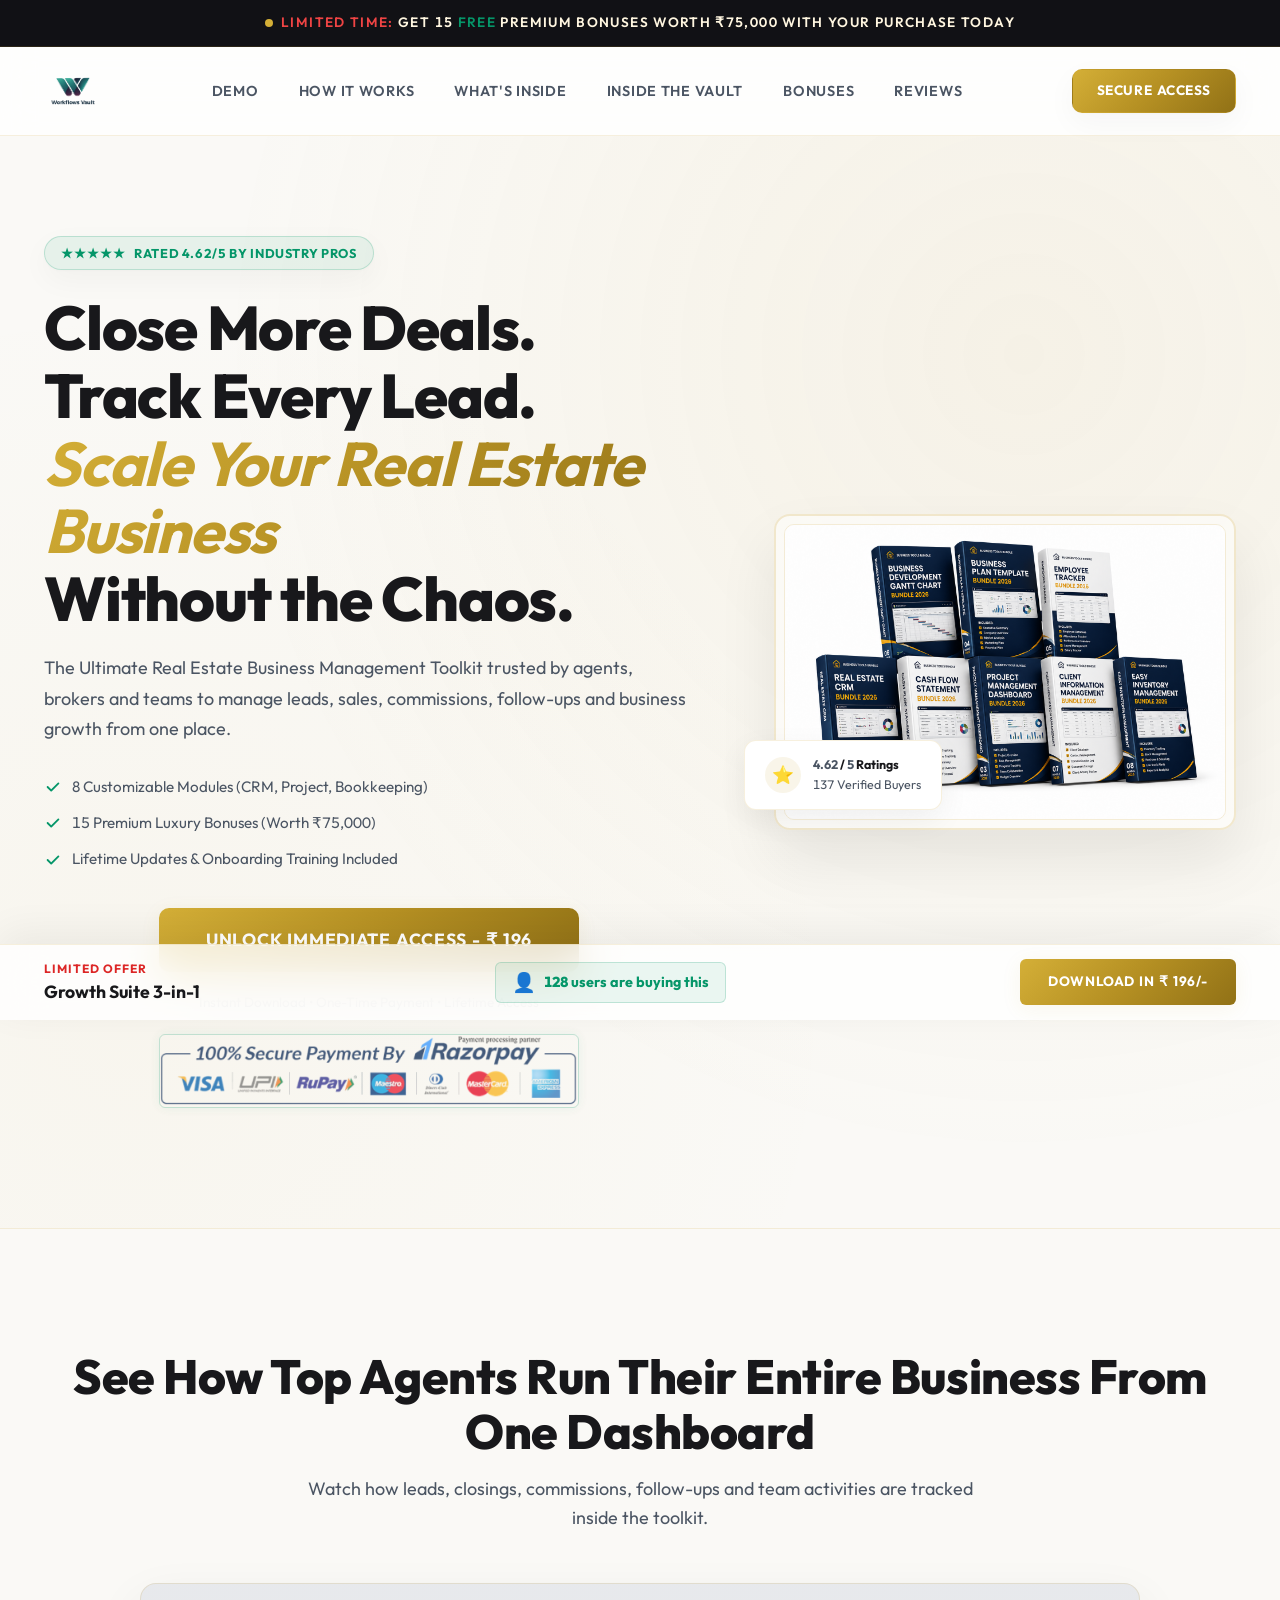
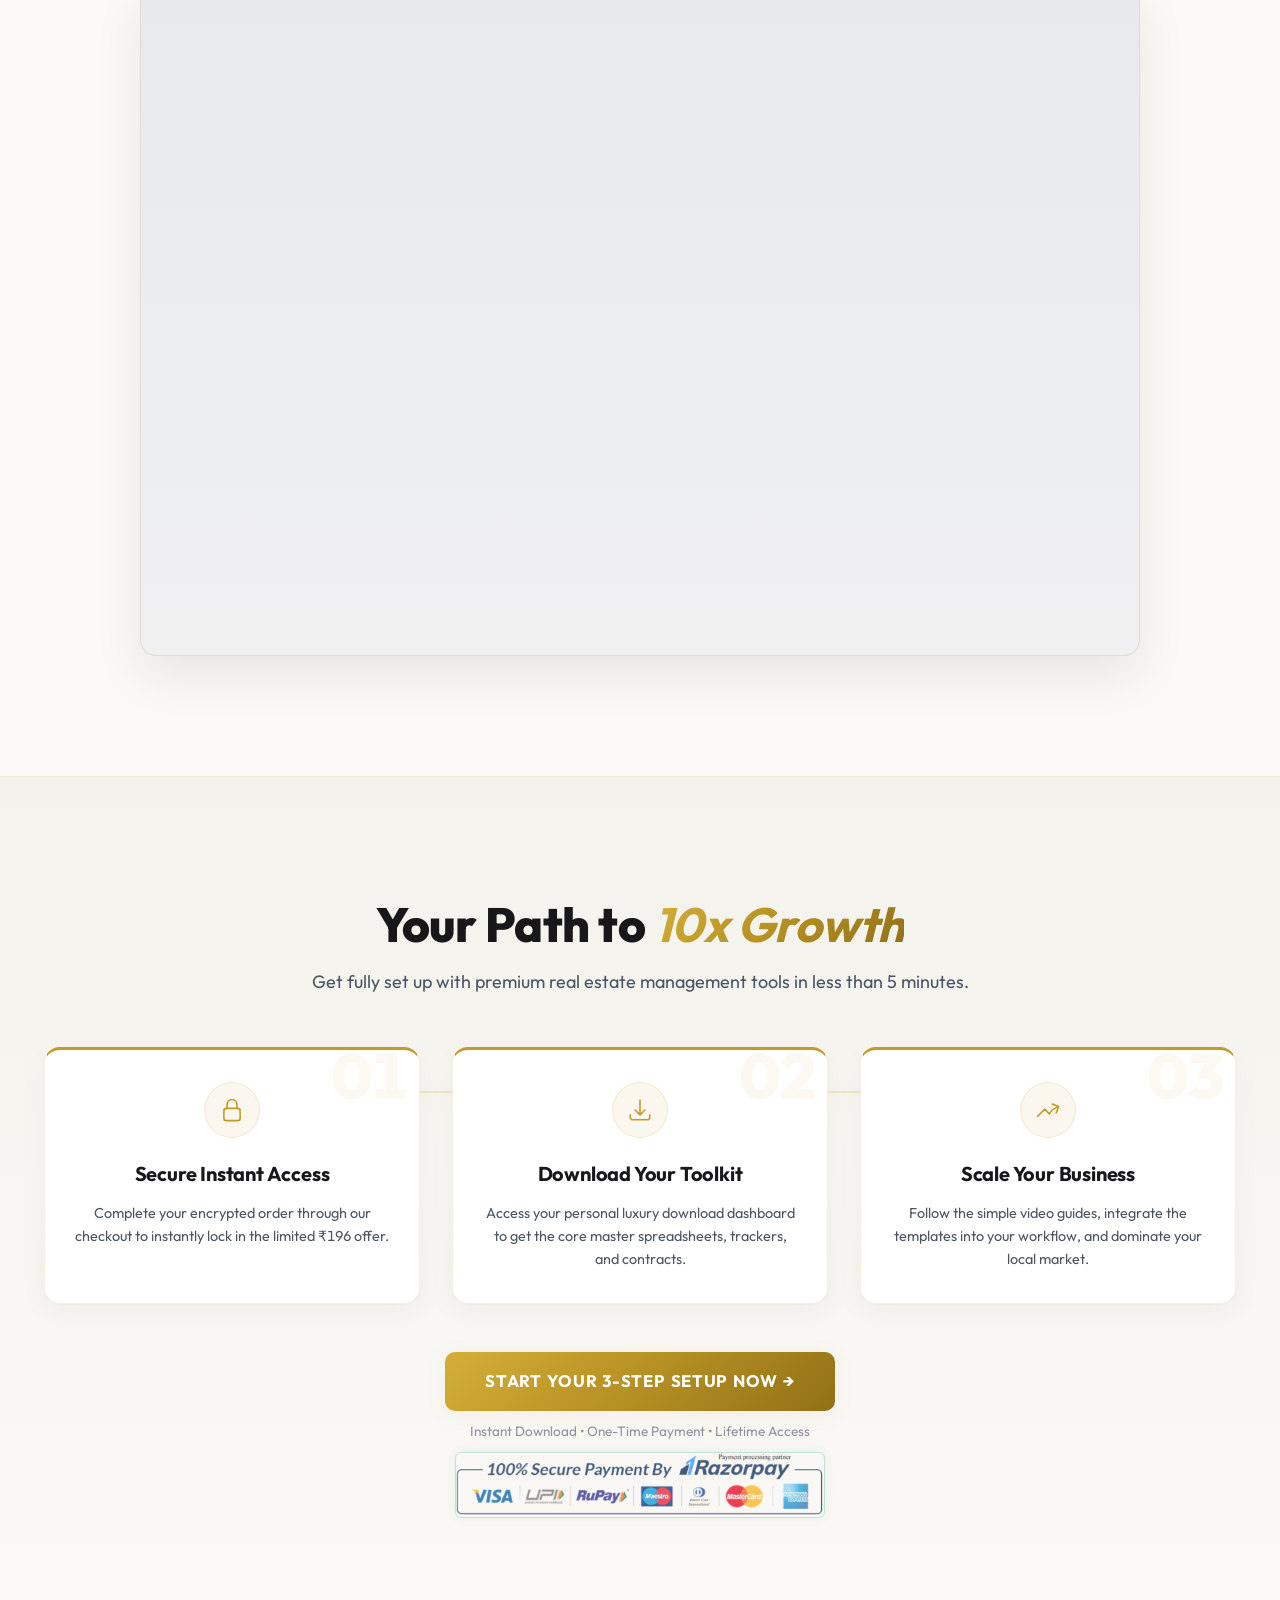
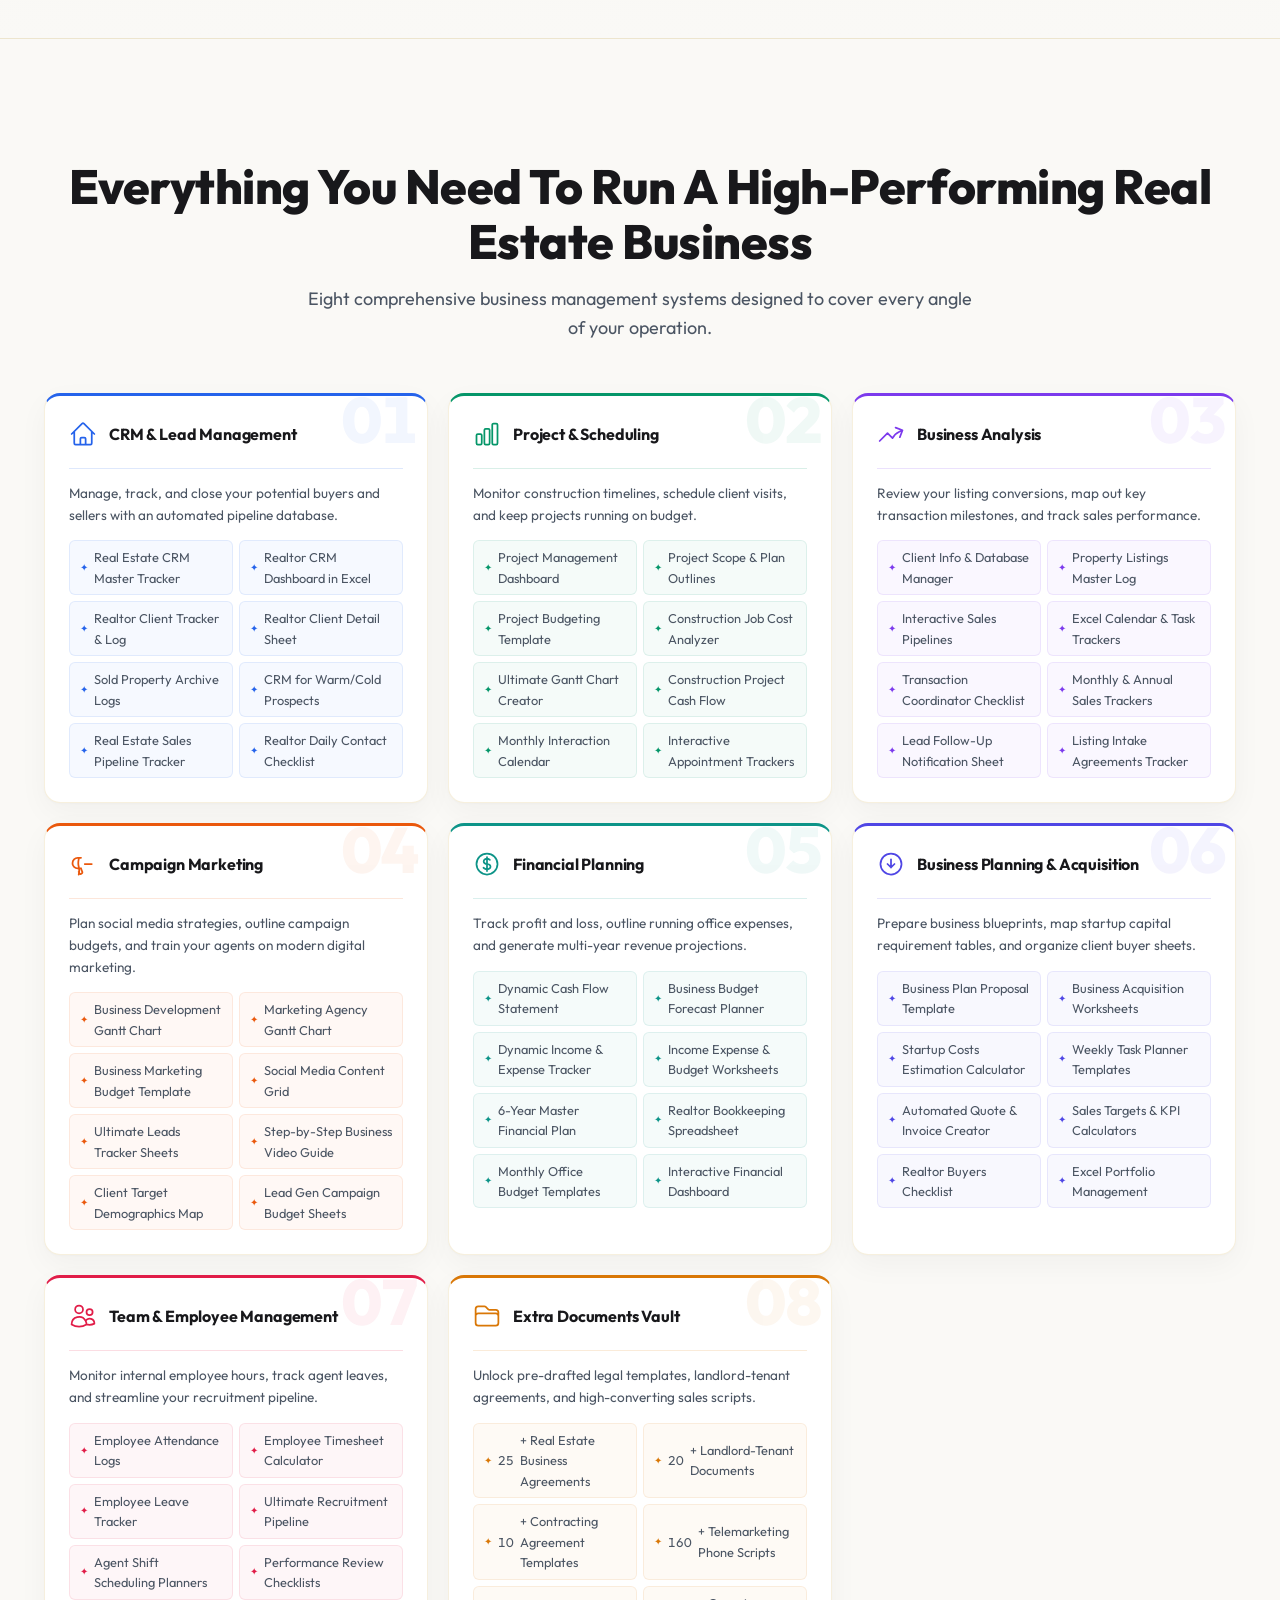
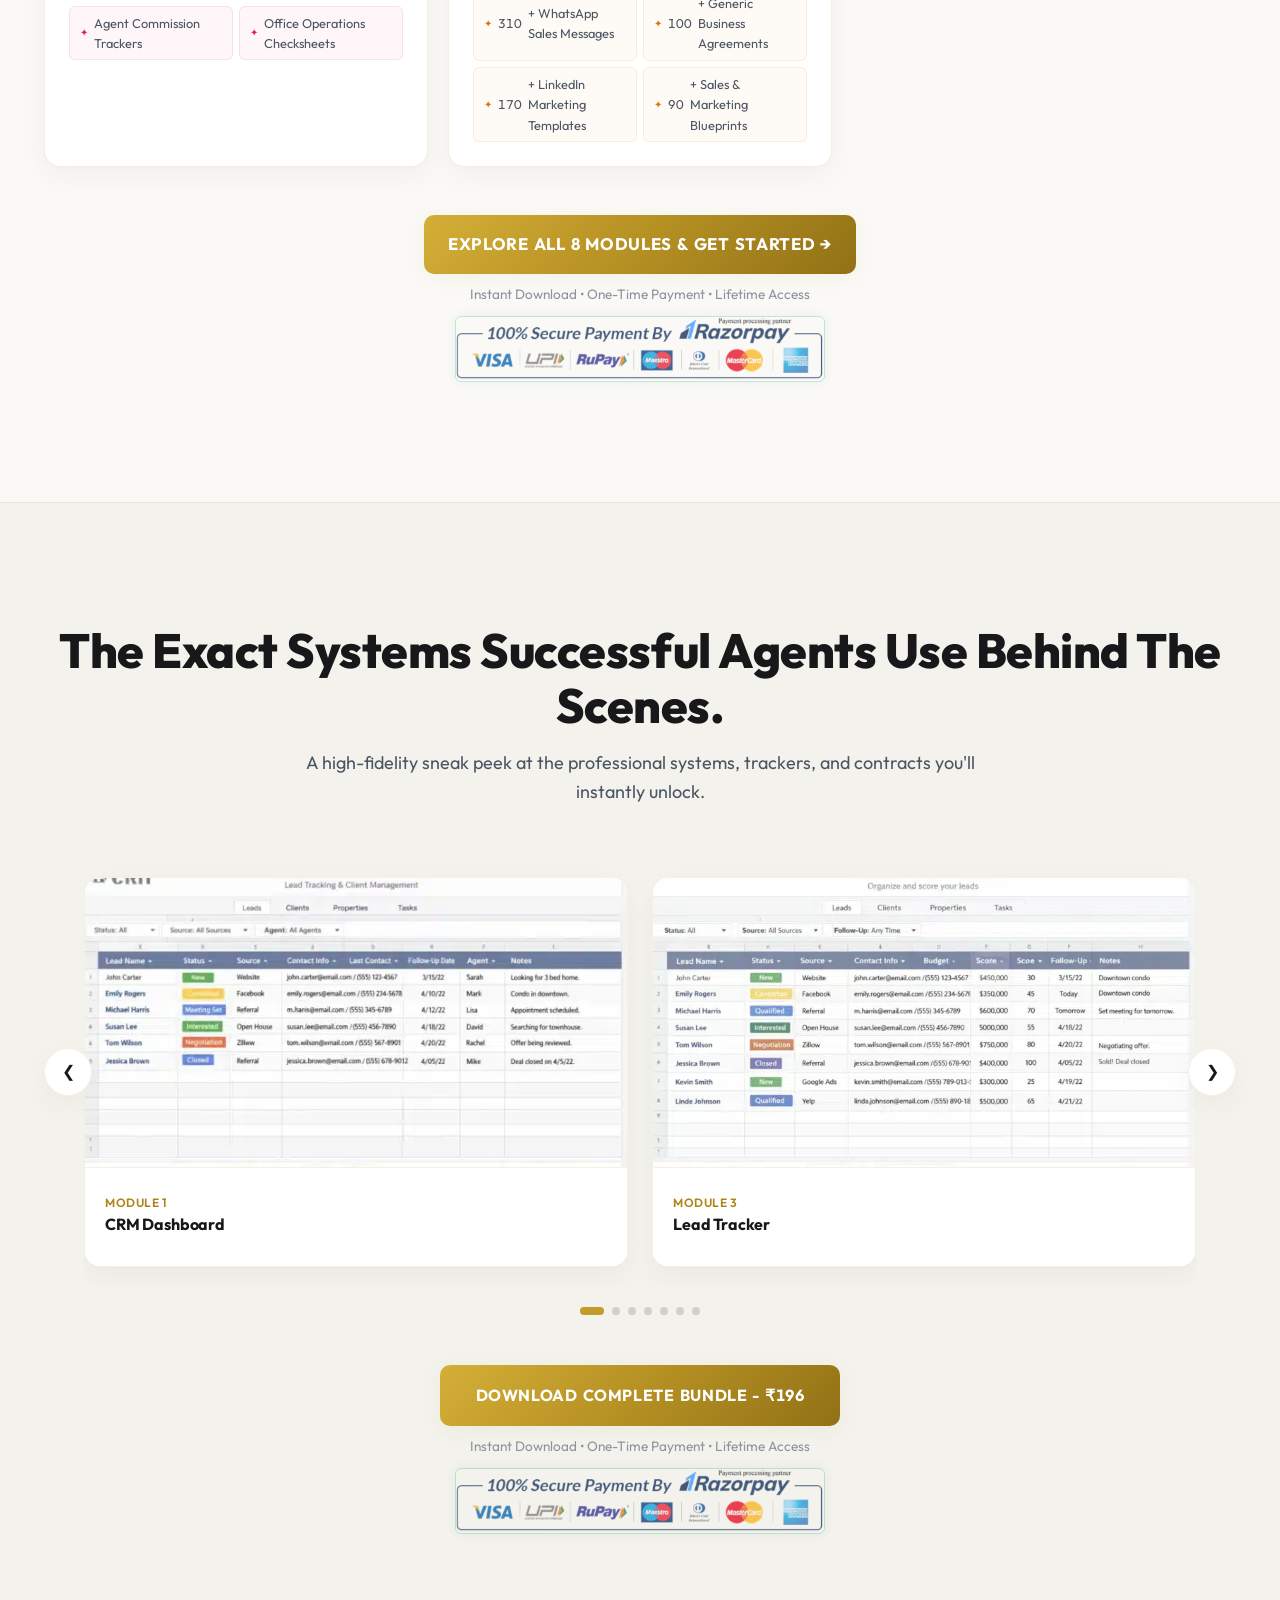
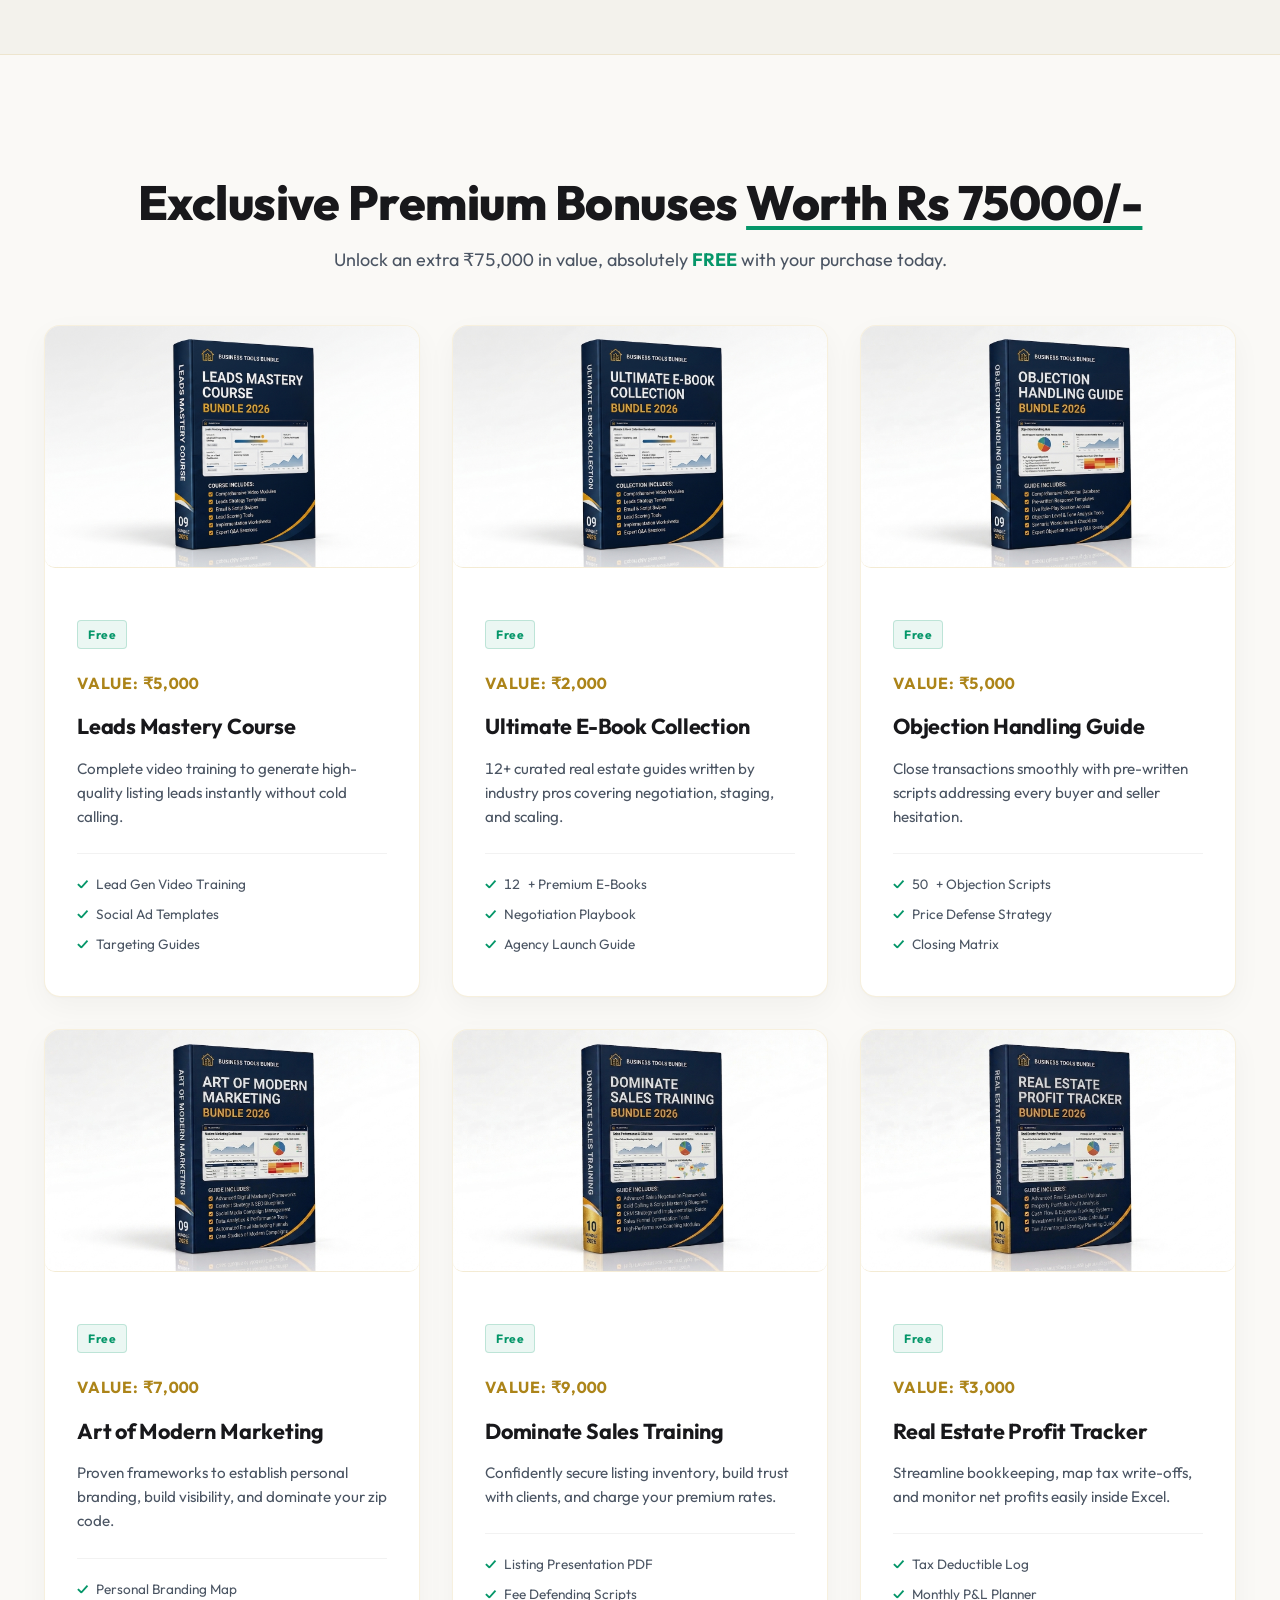
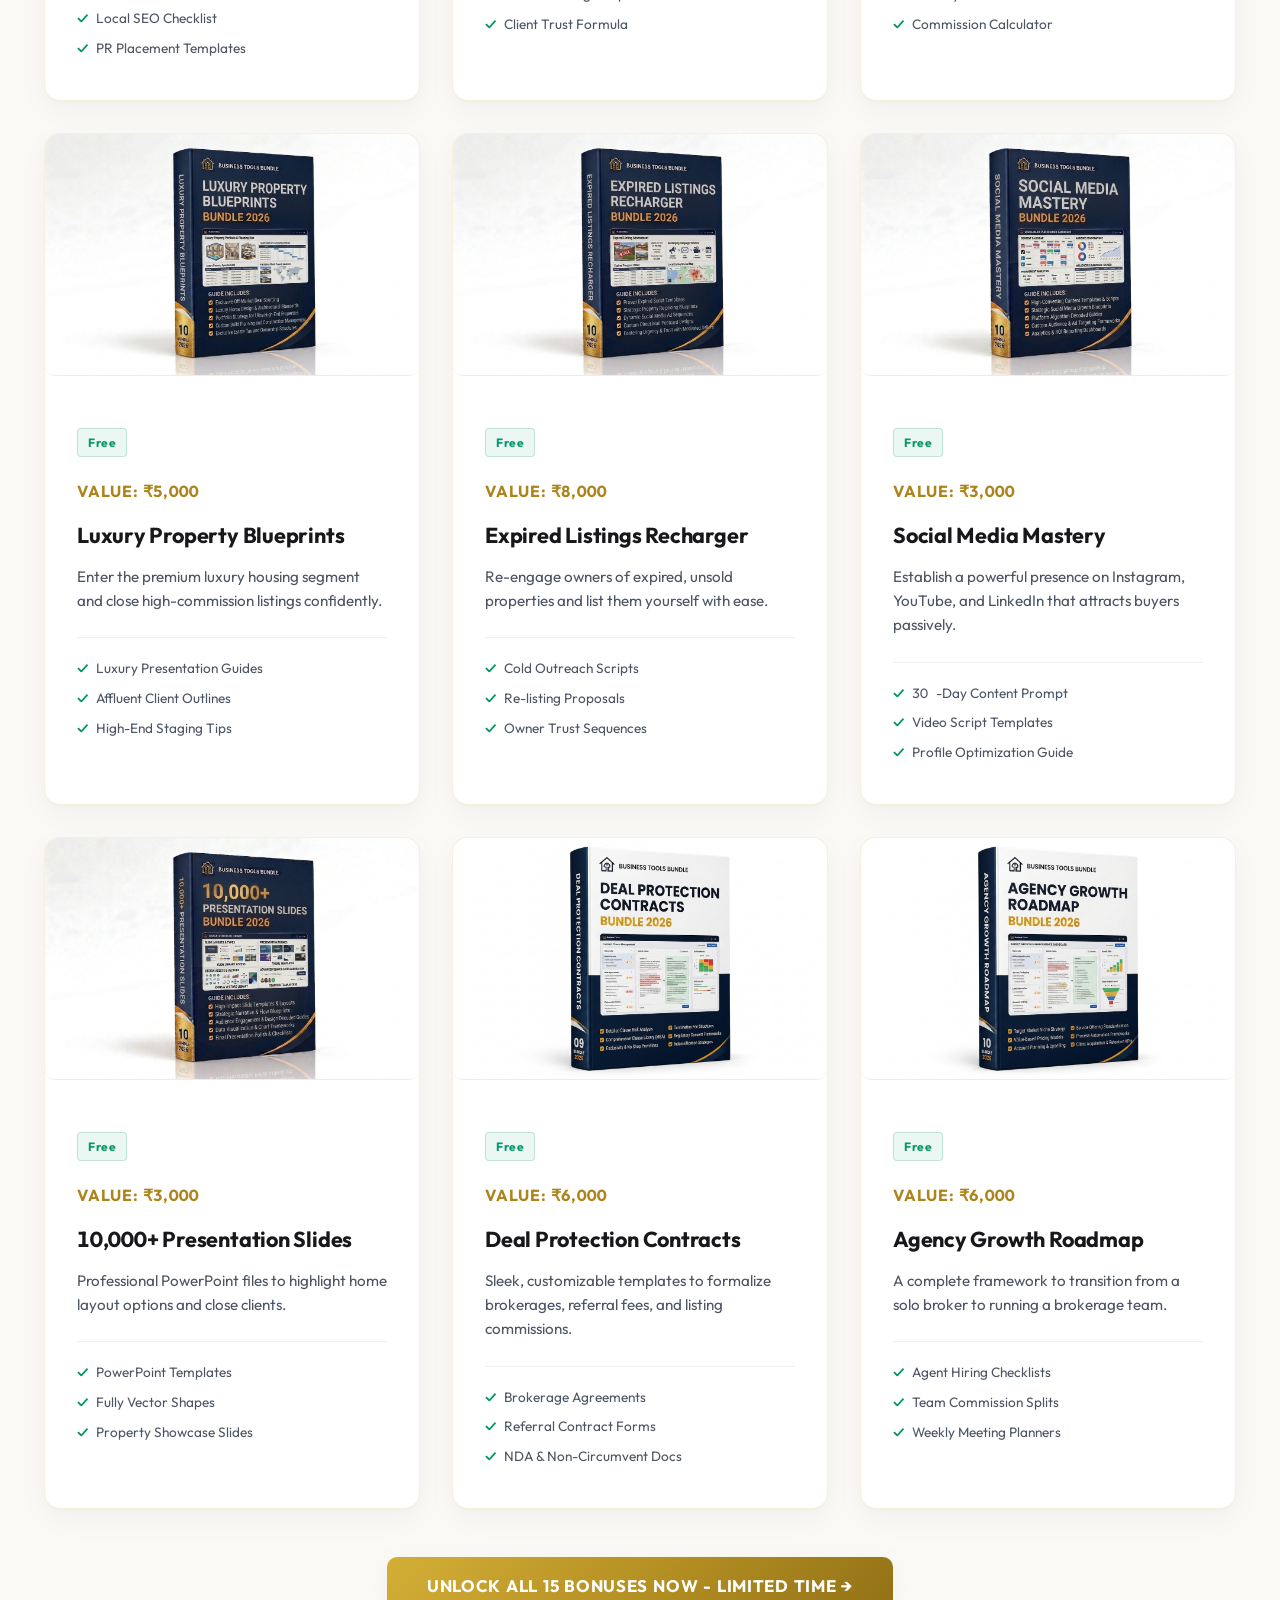
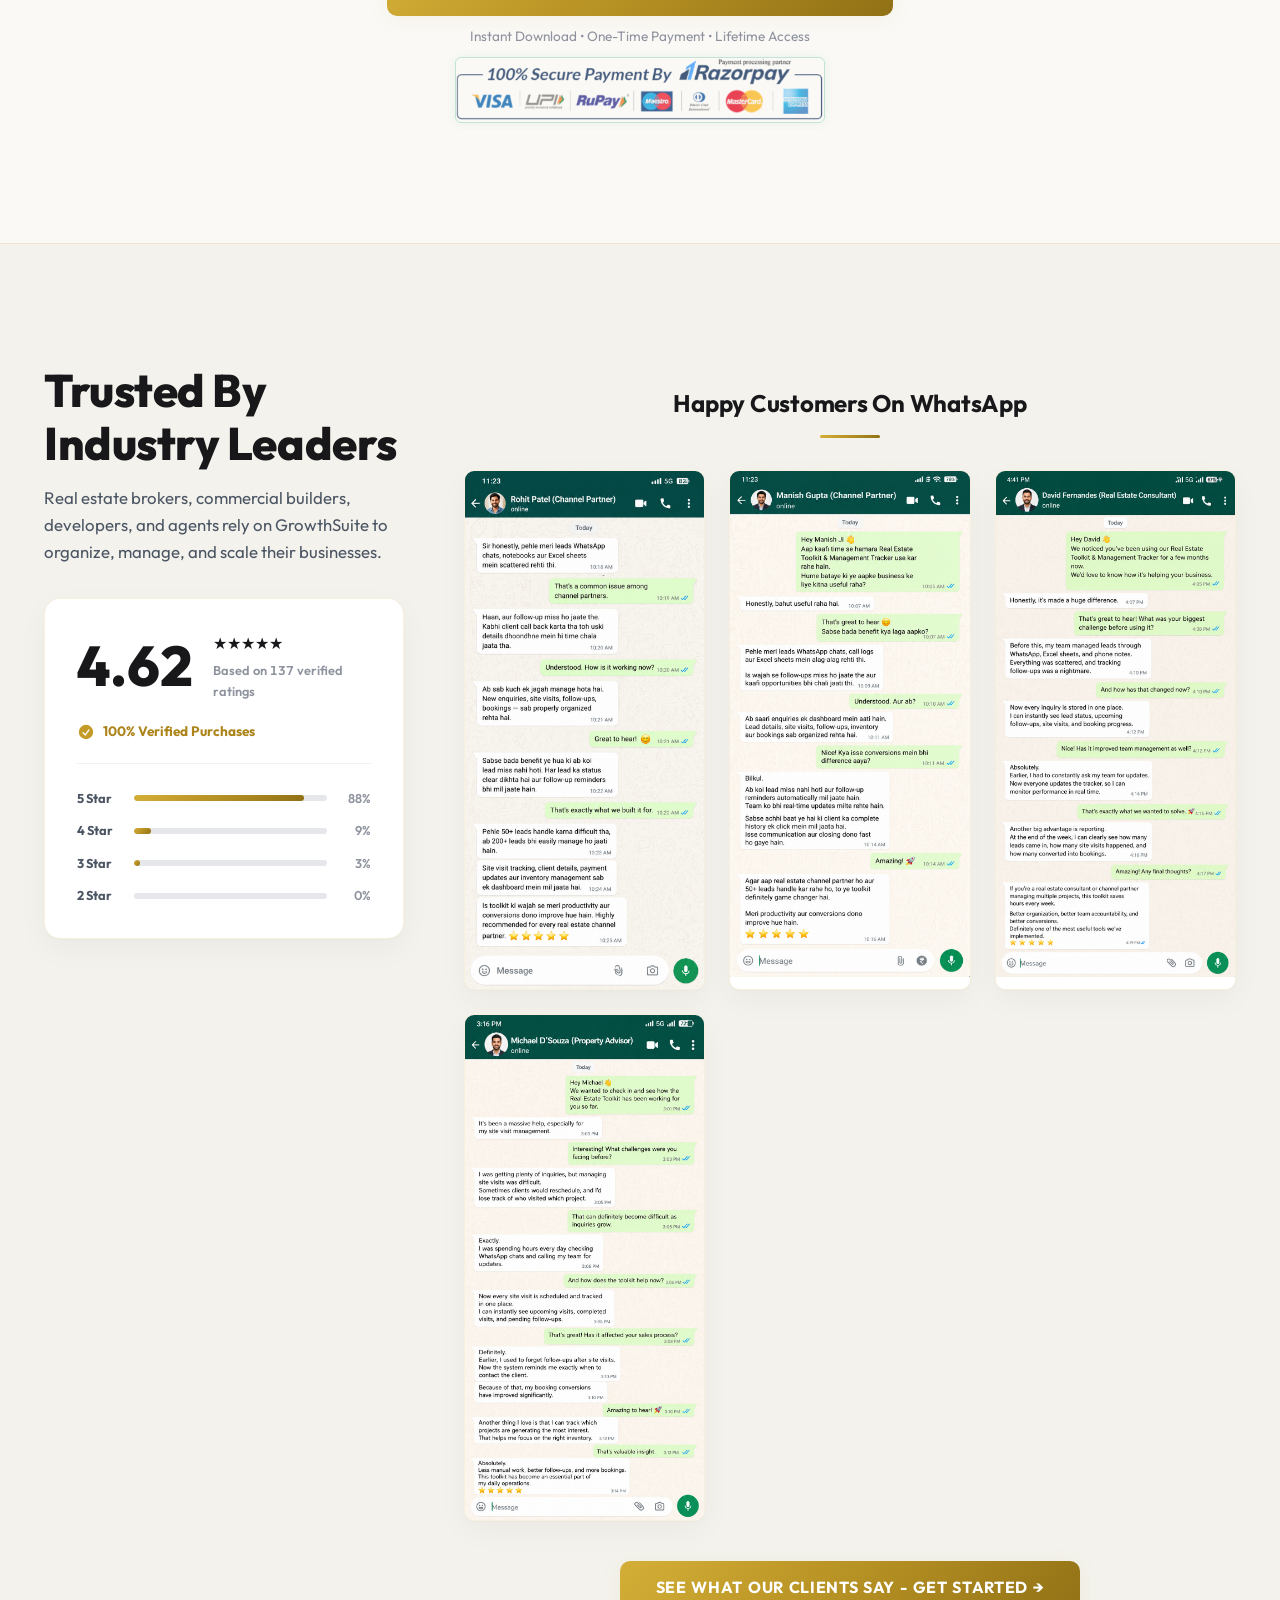
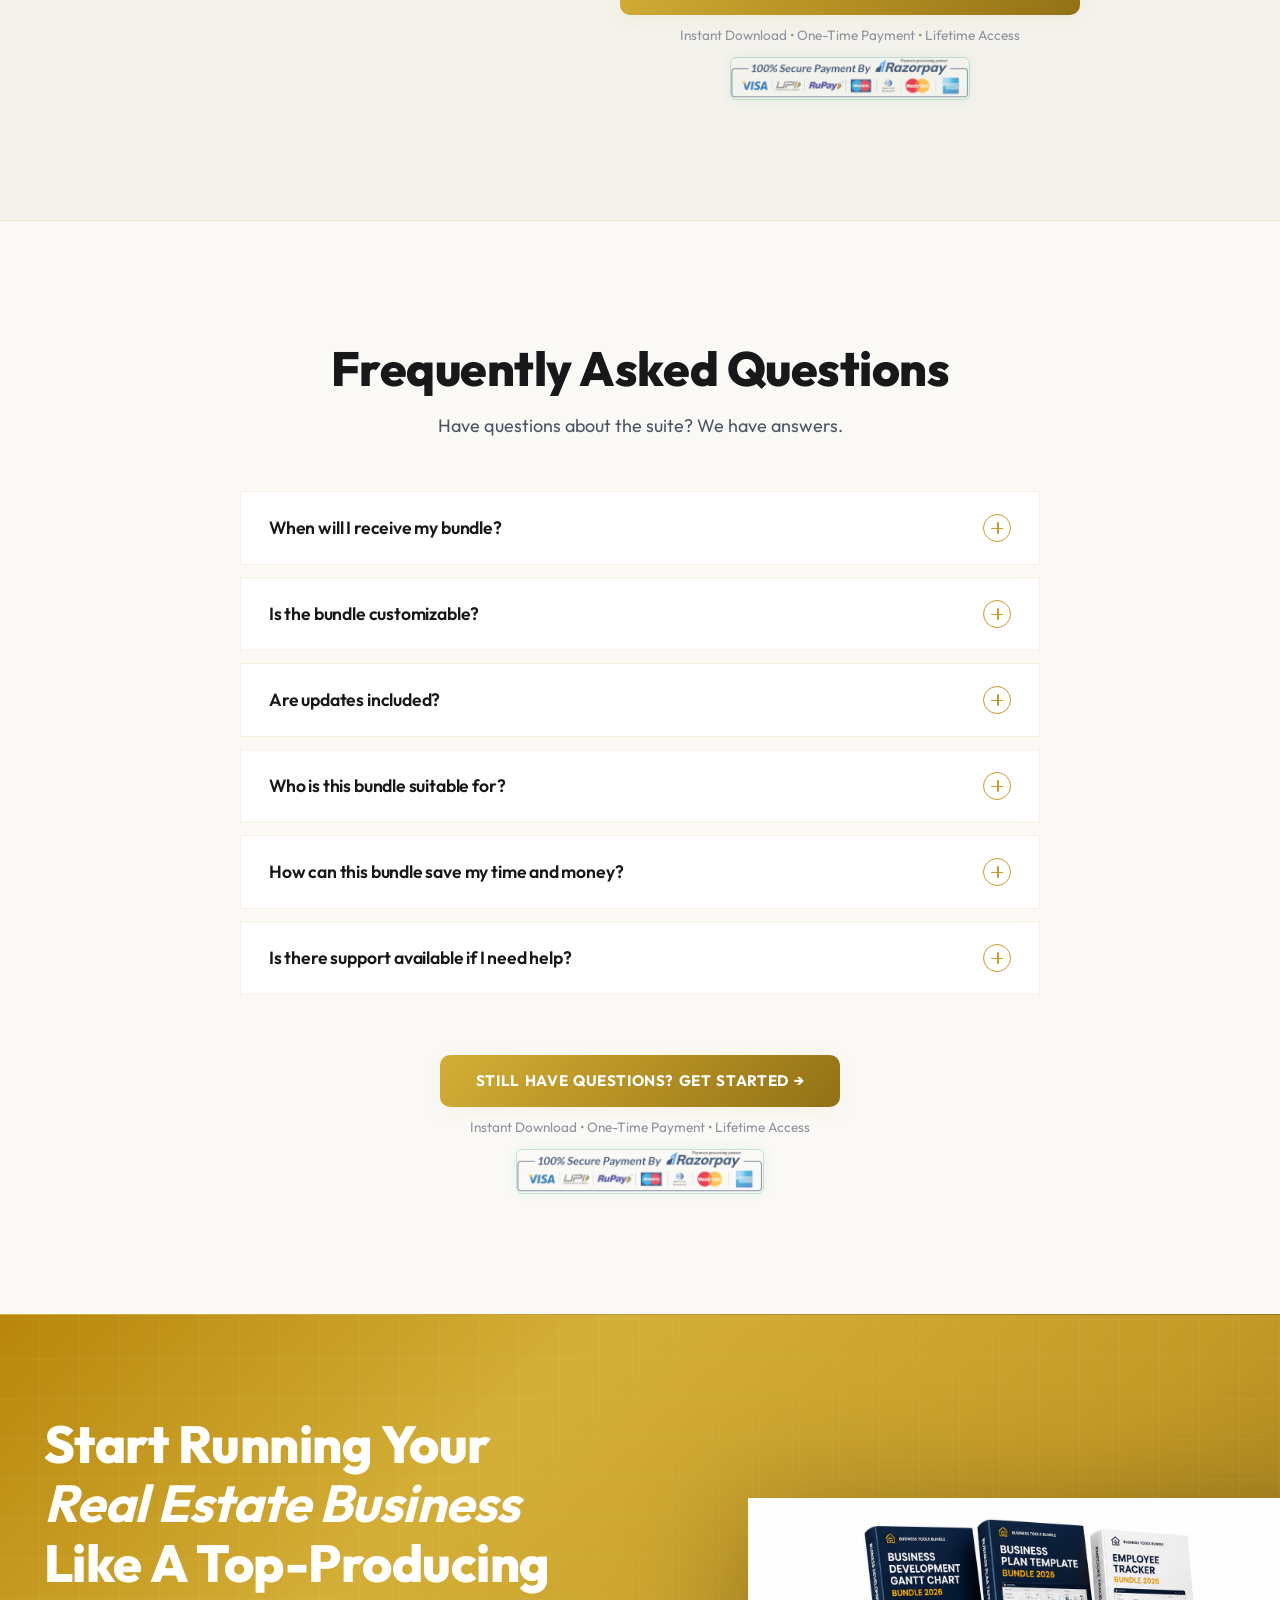
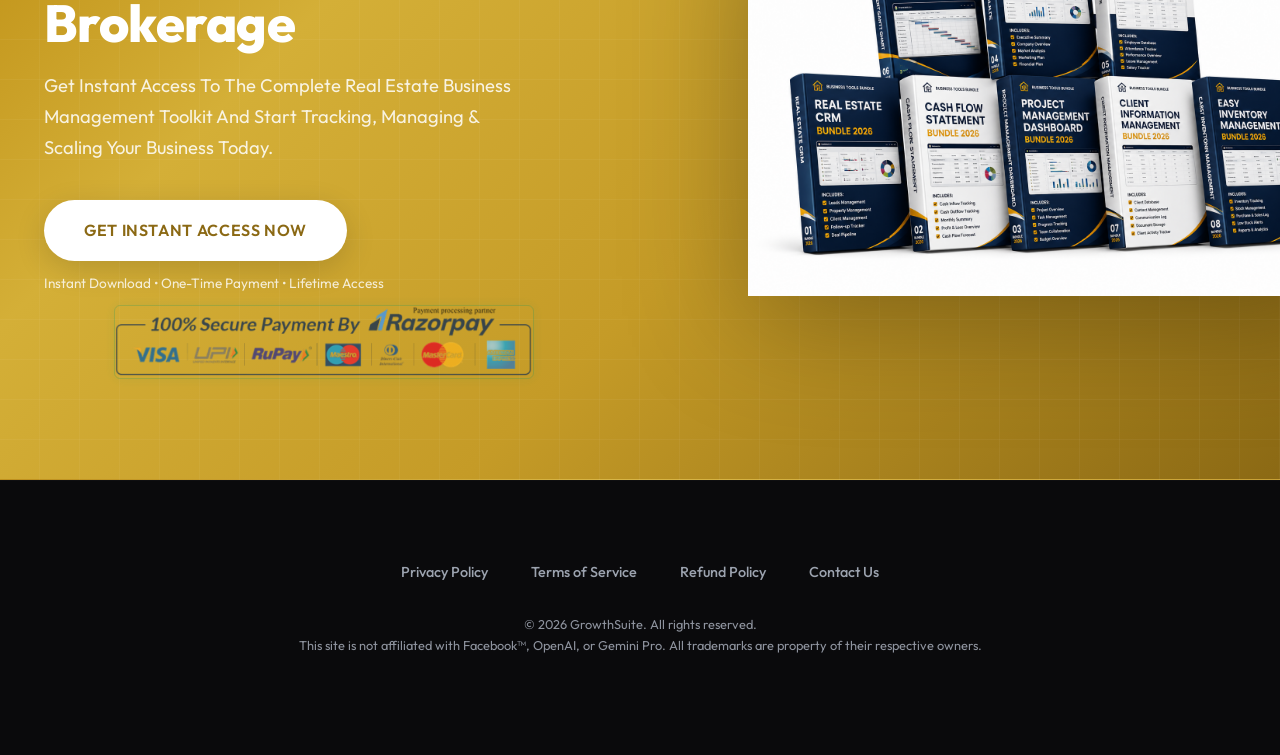
<file: index.html>
<!DOCTYPE html>
<html lang="en">
<head>
    <meta charset="UTF-8">
    <meta name="viewport" content="width=device-width, initial-scale=1.0">
    <title>Ultimate Real Estate 3-in-1 Growth Suite | Luxury Edition</title>
    <meta name="description" content="Streamline, manage, and grow your real estate business with the ultimate business management bundle. Designe
    d for agents, builders, developers, and brokers.">
    <link rel="stylesheet" href="style.css">
</head>
<body>

    <!-- Top Announcement Bar -->
    <div class="top-bar">
        <span class="top-bar-dot"></span>
        <span class="top-bar-text">
            <span class="marquee-inner">
                <span class="marquee-content"><span style="color: #EF4444;">LIMITED TIME:</span> GET <span class="num">15</span> <span style="color: #059669;">FREE</span> PREMIUM BONUSES WORTH ₹<span class="num">75,000</span> WITH YOUR PURCHASE TODAY</span>
                <span class="marquee-content" aria-hidden="true"><span style="color: #EF4444;">LIMITED TIME:</span> GET <span class="num">15</span> <span style="color: #059669;">FREE</span> PREMIUM BONUSES WORTH ₹<span class="num">75,000</span> WITH YOUR PURCHASE TODAY</span>
            </span>
        </span>
    </div>

    <!-- Navigation -->
    <nav class="navbar" id="navbar">
        <div class="container flex-between">
            <a href="#" class="logo"><img src="assets/Logo.png" alt="GrowthSuite" class="logo-img"></a>
            <ul class="nav-links" id="nav-links">
                <li><a href="#demo" onclick="closeMobileMenu()">Demo</a></li>
                <li><a href="#how-it-works" onclick="closeMobileMenu()">How It Works</a></li>
                <li><a href="#modules" onclick="closeMobileMenu()">What's Inside</a></li>
                <li><a href="#gallery" onclick="closeMobileMenu()">Inside the Vault</a></li>
                <li><a href="#bonuses" onclick="closeMobileMenu()">Bonuses</a></li>
                <li><a href="#reviews" onclick="closeMobileMenu()">Reviews</a></li>
            </ul>
            <div class="nav-right">
                <a href="checkout/" class="btn btn-outline nav-cta-btn" style="padding: 10px 24px; font-size: 0.85rem;">Secure Access</a>
                <div class="cta-tagline" style="font-size: 0.7rem; color: var(--text-muted); margin-top: 4px; text-align: center; display: none;">Instant Download • One-Time Payment • Lifetime Access</div>
                <button class="hamburger" id="hamburger" onclick="toggleMobileMenu()" aria-label="Toggle menu">
                    <span></span><span></span><span></span>
                </button>
            </div>
        </div>
    </nav>

    <!-- Hero Section -->
    <section class="hero">
        <div class="container hero-content">
            <div class="hero-text">
                <!-- Trust Badge -->
                <div class="hero-badge">
                    <span class="star-rating">★★★★★</span>
                    <span class="badge-text">Rated <span class="num">4.62</span>/<span class="num">5</span> by Industry Pros</span>
                </div>
                
                <h1 class="hero-main-title">Close More Deals. Track Every Lead. <span class="text-gold heading-italic" style="text-decoration: underline; text-underline-offset: 6px;">Scale Your Real Estate Business</span>Without the Chaos.</h1>
                <p class="hero-desc">The Ultimate Real Estate Business Management Toolkit trusted by agents, brokers and teams to manage leads, sales, commissions, follow-ups and business growth from one place.</p>
                
                <!-- Quick Highlights -->
                <ul class="hero-highlights">
                    <li>
                        <svg viewBox="0 0 20 20" fill="currentColor">
                            <path fill-rule="evenodd" d="M16.707 5.293a1 1 0 010 1.414l-8 8a1 1 0 01-1.414 0l-4-4a1 1 0 011.414-1.414L8 12.586l7.293-7.293a1 1 0 011.414 0z" clip-rule="evenodd" />
                        </svg>
                        <span>8 Customizable Modules (CRM, Project, Bookkeeping)</span>
                    </li>
                    <li>
                        <svg viewBox="0 0 20 20" fill="currentColor">
                            <path fill-rule="evenodd" d="M16.707 5.293a1 1 0 010 1.414l-8 8a1 1 0 01-1.414 0l-4-4a1 1 0 011.414-1.414L8 12.586l7.293-7.293a1 1 0 011.414 0z" clip-rule="evenodd" />
                        </svg>
                        <span><span class="num">15</span> Premium Luxury Bonuses (Worth ₹<span class="num">75,000</span>)</span>
                    </li>
                    <li>
                        <svg viewBox="0 0 20 20" fill="currentColor">
                            <path fill-rule="evenodd" d="M16.707 5.293a1 1 0 010 1.414l-8 8a1 1 0 01-1.414 0l-4-4a1 1 0 011.414-1.414L8 12.586l7.293-7.293a1 1 0 011.414 0z" clip-rule="evenodd" />
                        </svg>
                        <span>Lifetime Updates & Onboarding Training Included</span>
                    </li>
                </ul>

                <div class="hero-cta-wrapper">
                    <a href="checkout/" class="btn btn-gold btn-hero-cta">Unlock Immediate Access - ₹ 196</a>
                    <div style="font-size: 0.85rem; color: var(--text-muted); margin-top: 10px;">Instant Download • One-Time Payment • Lifetime Access</div>
                    <img src="assets/razorpay-secure.png" alt="Secured by Razorpay" class="razorpay-badge">
                </div>
            </div>

            <div class="hero-image-wrapper">
                <div class="hero-image-frame">
                    <img src="assets/hero_page_books_image.png" alt="GrowthSuite Luxury Business Bundle Mockup">
                </div>
                <!-- Floating Trust Card -->
                <div class="floating-trust-card">
                    <div class="trust-avatar">⭐</div>
                    <div class="trust-info">
                        <strong><span class="num">4.62</span> / <span class="num">5</span> Ratings</strong>
                        <span><span class="num">137</span> Verified Buyers</span>
                    </div>
                </div>
            </div>
        </div>
    </section>

    <!-- Demo Video Section -->
    <section id="demo" class="demo-section reveal">
        <div class="container">
            <h2 class="section-title text-center">See How Top Agents Run Their Entire Business From One Dashboard</h2>
            <p class="section-subtitle text-center">Watch how leads, closings, commissions, follow-ups and team activities are tracked inside the toolkit.</p>
            
            <div class="video-wrapper">
                <iframe src="https://player.vimeo.com/video/1165565460?color=C59B27&title=0&byline=0&portrait=0" 
                        allow="autoplay; fullscreen; picture-in-picture" allowfullscreen></iframe>
            </div>
        </div>
    </section>

    <!-- How It Works (Steps) -->
    <section id="how-it-works" class="steps-section reveal">
        <div class="container">
            <h2 class="section-title text-center">Your Path to <span class="text-gold heading-italic">10x Growth</span></h2>
            <p class="section-subtitle text-center">Get fully set up with premium real estate management tools in less than 5 minutes.</p>

            <div class="steps-track">
                <!-- Step 1 -->
                <div class="step-card">
                    <span class="step-card-num"><span class="num">01</span></span>
                    <div class="step-icon-box">
                        <svg viewBox="0 0 24 24" fill="none" stroke="currentColor" stroke-width="1.5">
                            <path stroke-linecap="round" stroke-linejoin="round" d="M16.5 10.5V6.75a4.5 4.5 0 1 0-9 0v3.75m-.75 11.25h10.5a2.25 2.25 0 0 0 2.25-2.25v-6.75a2.25 2.25 0 0 0-2.25-2.25H6.75a2.25 2.25 0 0 0-2.25 2.25v6.75a2.25 2.25 0 0 0 2.25 2.25Z" />
                        </svg>
                    </div>
                    <h3>Secure Instant Access</h3>
                    <p>Complete your encrypted order through our checkout to instantly lock in the limited ₹<span class="num">196</span> offer.</p>
                </div>

                <!-- Step 2 -->
                <div class="step-card">
                    <span class="step-card-num"><span class="num">02</span></span>
                    <div class="step-icon-box">
                        <svg viewBox="0 0 24 24" fill="none" stroke="currentColor" stroke-width="1.5">
                            <path stroke-linecap="round" stroke-linejoin="round" d="M3 16.5v2.25A2.25 2.25 0 0 0 5.25 21h13.5A2.25 2.25 0 0 0 21 18.75V16.5M16.5 12 12 16.5m0 0L7.5 12m4.5 4.5V3" />
                        </svg>
                    </div>
                    <h3>Download Your Toolkit</h3>
                    <p>Access your personal luxury download dashboard to get the core master spreadsheets, trackers, and contracts.</p>
                </div>

                <!-- Step 3 -->
                <div class="step-card">
                    <span class="step-card-num"><span class="num">03</span></span>
                    <div class="step-icon-box">
                        <svg viewBox="0 0 24 24" fill="none" stroke="currentColor" stroke-width="1.5">
                            <path stroke-linecap="round" stroke-linejoin="round" d="M2.25 18 9 11.25l4.306 4.306a11.95 11.95 0 0 1 5.814-5.518l2.74-1.22m0 0-5.94-2.281m5.94 2.28-2.28 5.941" />
                        </svg>
                    </div>
                    <h3>Scale Your Business</h3>
                    <p>Follow the simple video guides, integrate the templates into your workflow, and dominate your local market.</p>
                </div>
            </div>

            <div class="text-center" style="margin-top: 48px;">
                <a href="checkout/" class="btn btn-gold" style="padding: 16px 40px; font-size: 1.05rem;">Start Your 3-Step Setup Now →</a>
                <div style="font-size: 0.85rem; color: var(--text-muted); margin-top: 10px;">Instant Download • One-Time Payment • Lifetime Access</div>
                <img src="assets/razorpay-secure.png" alt="Secured by Razorpay" class="razorpay-badge">
            </div>
        </div>

    </section>

    <!-- Core Modules Section -->
    <section id="modules" class="modules-section reveal">
        <div class="container">
            <h2 class="section-title text-center">Everything You Need To Run A High-Performing Real Estate Business</h2>
            <p class="section-subtitle text-center">Eight comprehensive business management systems designed to cover every angle of your operation.</p>

            <div class="modules-grid">
                <!-- Module 1 -->
                <div class="module-card" style="--card-accent: #2563EB;">
                    <div class="module-card-header">
                        <span class="module-icon">
                            <svg viewBox="0 0 24 24" fill="none" stroke="currentColor" stroke-width="1.5">
                                <path stroke-linecap="round" stroke-linejoin="round" d="M2.25 12l8.954-8.955a1.126 1.126 0 011.591 0L21.75 12M4.5 9.75v10.125c0 .621.504 1.125 1.125 1.125H9.75v-4.875c0-.621.504-1.125 1.125-1.125h2.25c.621 0 1.125.504 1.125 1.125V21h4.125c.621 0 1.125-.504 1.125-1.125V9.75M8.25 21h8.25"/>
                            </svg>
                        </span>
                        <h3>CRM & Lead Management</h3>
                        <span class="module-expand">+</span>
                    </div>
                    <span class="module-num"><span class="num">01</span></span>
                    <div class="module-card-body">
                        <p class="module-desc">Manage, track, and close your potential buyers and sellers with an automated pipeline database.</p>
                        <ul class="module-features">
                            <li>Real Estate CRM Master Tracker</li>
                            <li>Realtor CRM Dashboard in Excel</li>
                            <li>Realtor Client Tracker & Log</li>
                            <li>Realtor Client Detail Sheet</li>
                            <li>Sold Property Archive Logs</li>
                            <li>CRM for Warm/Cold Prospects</li>
                            <li>Real Estate Sales Pipeline Tracker</li>
                            <li>Realtor Daily Contact Checklist</li>
                        </ul>
                    </div>
                </div>

                <!-- Module 2 -->
                <div class="module-card" style="--card-accent: #059669;">
                    <div class="module-card-header">
                        <span class="module-icon">
                            <svg viewBox="0 0 24 24" fill="none" stroke="currentColor" stroke-width="1.5">
                                <path stroke-linecap="round" stroke-linejoin="round" d="M3 13.125C3 12.504 3.504 12 4.125 12h2.25c.621 0 1.125.504 1.125 1.125v6.75C7.5 20.496 6.996 21 6.375 21h-2.25A1.125 1.125 0 013 19.875v-6.75zM9.75 8.625c0-.621.504-1.125 1.125-1.125h2.25c.621 0 1.125.504 1.125 1.125v11.25c0 .621-.504 1.125-1.125 1.125h-2.25a1.125 1.125 0 01-1.125-1.125V8.625zM16.5 4.125c0-.621.504-1.125 1.125-1.125h2.25C20.496 3 21 3.504 21 4.125v15.75c0 .621-.504 1.125-1.125 1.125h-2.25a1.125 1.125 0 01-1.125-1.125V4.125z"/>
                            </svg>
                        </span>
                        <h3>Project & Scheduling</h3>
                        <span class="module-expand">+</span>
                    </div>
                    <span class="module-num"><span class="num">02</span></span>
                    <div class="module-card-body">
                        <p class="module-desc">Monitor construction timelines, schedule client visits, and keep projects running on budget.</p>
                        <ul class="module-features">
                            <li>Project Management Dashboard</li>
                            <li>Project Scope & Plan Outlines</li>
                            <li>Project Budgeting Template</li>
                            <li>Construction Job Cost Analyzer</li>
                            <li>Ultimate Gantt Chart Creator</li>
                            <li>Construction Project Cash Flow</li>
                            <li>Monthly Interaction Calendar</li>
                            <li>Interactive Appointment Trackers</li>
                        </ul>
                    </div>
                </div>

                <!-- Module 3 -->
                <div class="module-card" style="--card-accent: #7C3AED;">
                    <div class="module-card-header">
                        <span class="module-icon">
                            <svg viewBox="0 0 24 24" fill="none" stroke="currentColor" stroke-width="1.5">
                                <path stroke-linecap="round" stroke-linejoin="round" d="M2.25 18L9 11.25l4.306 4.307a11.95 11.95 0 015.814-5.519l2.74-1.22m0 0l-5.94-2.28m5.94 2.28l-2.28 5.941"/>
                            </svg>
                        </span>
                        <h3>Business Analysis</h3>
                        <span class="module-expand">+</span>
                    </div>
                    <span class="module-num"><span class="num">03</span></span>
                    <div class="module-card-body">
                        <p class="module-desc">Review your listing conversions, map out key transaction milestones, and track sales performance.</p>
                        <ul class="module-features">
                            <li>Client Info & Database Manager</li>
                            <li>Property Listings Master Log</li>
                            <li>Interactive Sales Pipelines</li>
                            <li>Excel Calendar & Task Trackers</li>
                            <li>Transaction Coordinator Checklist</li>
                            <li>Monthly & Annual Sales Trackers</li>
                            <li>Lead Follow-Up Notification Sheet</li>
                            <li>Listing Intake Agreements Tracker</li>
                        </ul>
                    </div>
                </div>

                <!-- Module 4 -->
                <div class="module-card" style="--card-accent: #EA580C;">
                    <div class="module-card-header">
                        <span class="module-icon">
                            <svg viewBox="0 0 24 24" fill="none" stroke="currentColor" stroke-width="1.5">
                                <path stroke-linecap="round" stroke-linejoin="round" d="M10.34 15.84c-.688-.06-1.386-.09-2.09-.09H7.5a4.5 4.5 0 110-9h.75c.704 0 1.402-.03 2.09-.09m0 9.18c.253.962.584 1.892.985 2.783.247.55.06 1.21-.463 1.511l-.657.38a.851.851 0 01-1.17-.405 16.86 16.86 0 01-.69-1.435m0-4.249c-.256-1.066-.4-2.173-.4-3.309 0-1.136.144-2.243.4-3.309m0 6.618c.256 1.066.4 2.173.4 3.309 0 1.136-.144 2.243-.4 3.309M19.5 12h-6"/>
                            </svg>
                        </span>
                        <h3>Campaign Marketing</h3>
                        <span class="module-expand">+</span>
                    </div>
                    <span class="module-num"><span class="num">04</span></span>
                    <div class="module-card-body">
                        <p class="module-desc">Plan social media strategies, outline campaign budgets, and train your agents on modern digital marketing.</p>
                        <ul class="module-features">
                            <li>Business Development Gantt Chart</li>
                            <li>Marketing Agency Gantt Chart</li>
                            <li>Business Marketing Budget Template</li>
                            <li>Social Media Content Grid</li>
                            <li>Ultimate Leads Tracker Sheets</li>
                            <li>Step-by-Step Business Video Guide</li>
                            <li>Client Target Demographics Map</li>
                            <li>Lead Gen Campaign Budget Sheets</li>
                        </ul>
                    </div>
                </div>

                <!-- Module 5 -->
                <div class="module-card" style="--card-accent: #0D9488;">
                    <div class="module-card-header">
                        <span class="module-icon">
                            <svg viewBox="0 0 24 24" fill="none" stroke="currentColor" stroke-width="1.5">
                                <path stroke-linecap="round" stroke-linejoin="round" d="M12 6v12m-3-2.818l.879.659c1.171.879 3.07.879 4.242 0 1.172-.879 1.172-2.303 0-3.182C13.536 12.219 12.768 12 12 12c-.725 0-1.45-.22-2.003-.659-1.106-.879-1.106-2.303 0-3.182s2.9-.879 4.006 0l.415.33M21 12a9 9 0 11-18 0 9 9 0 0118 0z"/>
                            </svg>
                        </span>
                        <h3>Financial Planning</h3>
                        <span class="module-expand">+</span>
                    </div>
                    <span class="module-num"><span class="num">05</span></span>
                    <div class="module-card-body">
                        <p class="module-desc">Track profit and loss, outline running office expenses, and generate multi-year revenue projections.</p>
                        <ul class="module-features">
                            <li>Dynamic Cash Flow Statement</li>
                            <li>Business Budget Forecast Planner</li>
                            <li>Dynamic Income & Expense Tracker</li>
                            <li>Income Expense & Budget Worksheets</li>
                            <li>6-Year Master Financial Plan</li>
                            <li>Realtor Bookkeeping Spreadsheet</li>
                            <li>Monthly Office Budget Templates</li>
                            <li>Interactive Financial Dashboard</li>
                        </ul>
                    </div>
                </div>

                <!-- Module 6 -->
                <div class="module-card" style="--card-accent: #4F46E5;">
                    <div class="module-card-header">
                        <span class="module-icon">
                            <svg viewBox="0 0 24 24" fill="none" stroke="currentColor" stroke-width="1.5">
                                <path stroke-linecap="round" stroke-linejoin="round" d="M9 12l3 3m0 0l3-3m-3 3V8m0 13a9 9 0 110-18 9 9 0 010 18z"/>
                            </svg>
                        </span>
                        <h3>Business Planning & Acquisition</h3>
                        <span class="module-expand">+</span>
                    </div>
                    <span class="module-num"><span class="num">06</span></span>
                    <div class="module-card-body">
                        <p class="module-desc">Prepare business blueprints, map startup capital requirement tables, and organize client buyer sheets.</p>
                        <ul class="module-features">
                            <li>Business Plan Proposal Template</li>
                            <li>Business Acquisition Worksheets</li>
                            <li>Startup Costs Estimation Calculator</li>
                            <li>Weekly Task Planner Templates</li>
                            <li>Automated Quote & Invoice Creator</li>
                            <li>Sales Targets & KPI Calculators</li>
                            <li>Realtor Buyers Checklist</li>
                            <li>Excel Portfolio Management</li>
                        </ul>
                    </div>
                </div>

                <!-- Module 7 -->
                <div class="module-card" style="--card-accent: #E11D48;">
                    <div class="module-card-header">
                        <span class="module-icon">
                            <svg viewBox="0 0 24 24" fill="none" stroke="currentColor" stroke-width="1.5">
                                <path stroke-linecap="round" stroke-linejoin="round" d="M15 19.128a9.38 9.38 0 002.625.372 9.337 9.337 0 004.121-.952 4.125 4.125 0 00-7.533-2.493M15 19.128v-.003c0-1.113-.285-2.16-.786-3.07M15 19.128v.106A12.318 12.318 0 018.624 21c-2.331 0-4.512-.645-6.374-1.766l-.001-.109a6.375 6.375 0 0111.964-3.07M12 6.375a3.375 3.375 0 11-6.75 0 3.375 3.375 0 016.75 0zm8.25 2.25a2.625 2.625 0 11-5.25 0 2.625 2.625 0 015.25 0z"/>
                            </svg>
                        </span>
                        <h3>Team & Employee Management</h3>
                        <span class="module-expand">+</span>
                    </div>
                    <span class="module-num"><span class="num">07</span></span>
                    <div class="module-card-body">
                        <p class="module-desc">Monitor internal employee hours, track agent leaves, and streamline your recruitment pipeline.</p>
                        <ul class="module-features">
                            <li>Employee Attendance Logs</li>
                            <li>Employee Timesheet Calculator</li>
                            <li>Employee Leave Tracker</li>
                            <li>Ultimate Recruitment Pipeline</li>
                            <li>Agent Shift Scheduling Planners</li>
                            <li>Performance Review Checklists</li>
                            <li>Agent Commission Trackers</li>
                            <li>Office Operations Checksheets</li>
                        </ul>
                    </div>
                </div>

                <!-- Module 8 -->
                <div class="module-card" style="--card-accent: #D97706;">
                    <div class="module-card-header">
                        <span class="module-icon">
                            <svg viewBox="0 0 24 24" fill="none" stroke="currentColor" stroke-width="1.5">
                                <path stroke-linecap="round" stroke-linejoin="round" d="M2.25 12.75V12A2.25 2.25 0 014.5 9.75h15A2.25 2.25 0 0121.75 12v.75m-8.69-6.44l-2.12-2.12a1.5 1.5 0 00-1.061-.44H4.5A2.25 2.25 0 002.25 6v12a2.25 2.25 0 002.25 2.25h15A2.25 2.25 0 0021.75 18V9a2.25 2.25 0 00-2.25-2.25h-5.379a1.5 1.5 0 01-1.06-.44z"/>
                            </svg>
                        </span>
                        <h3>Extra Documents Vault</h3>
                        <span class="module-expand">+</span>
                    </div>
                    <span class="module-num"><span class="num">08</span></span>
                    <div class="module-card-body">
                        <p class="module-desc">Unlock pre-drafted legal templates, landlord-tenant agreements, and high-converting sales scripts.</p>
                        <ul class="module-features">
                            <li><span class="num">25</span>+ Real Estate Business Agreements</li>
                            <li><span class="num">20</span>+ Landlord-Tenant Documents</li>
                            <li><span class="num">10</span>+ Contracting Agreement Templates</li>
                            <li><span class="num">160</span>+ Telemarketing Phone Scripts</li>
                            <li><span class="num">310</span>+ WhatsApp Sales Messages</li>
                            <li><span class="num">100</span>+ Generic Business Agreements</li>
                            <li><span class="num">170</span>+ LinkedIn Marketing Templates</li>
                            <li><span class="num">90</span>+ Sales & Marketing Blueprints</li>
                        </ul>
                    </div>
                </div>
            </div>
            
            <div class="text-center" style="margin-top: 48px;">
                <a href="checkout/" class="btn btn-gold" style="padding: 16px 24px; font-size: 1.05rem;">Explore All 8 Modules & Get Started →</a>
                <div style="font-size: 0.85rem; color: var(--text-muted); margin-top: 10px;">Instant Download • One-Time Payment • Lifetime Access</div>
                <img src="assets/razorpay-secure.png" alt="Secured by Razorpay" class="razorpay-badge">
            </div>
        </div>

    </section>

    <!-- Inside the Vault / Gallery Section -->
    <section id="gallery" class="gallery-section reveal">
        <div class="container">
            <h2 class="section-title text-center">The Exact Systems Successful Agents Use Behind The Scenes.</h2>
            <p class="section-subtitle text-center">A high-fidelity sneak peek at the professional systems, trackers, and contracts you'll instantly unlock.</p>
            
            <!-- Interactive Gallery Slider -->
            <div class="gallery-slider-wrapper">
                <button class="slider-arrow prev" onclick="moveSlider(-1)">&#10094;</button>
                <div class="gallery-slider-track-container">
                    <div class="gallery-slider-track" id="gallery-slider-track">
                        <div class="gallery-slider-item" onclick="window.location.href='cart.html'">
                            <img src="assets/images/gallery/CRM-dashboard.webp" alt="CRM Dashboard Mockup">
                            <div class="gallery-overlay">
                                <p>Module 1</p>
                                <h4>CRM Dashboard</h4>
                            </div>
                        </div>
                        <div class="gallery-slider-item" onclick="window.location.href='cart.html'">
                            <img src="assets/images/gallery/Lead-Tracker-Spreadsheet.webp" alt="Lead Tracker Spreadsheet">
                            <div class="gallery-overlay">
                                <p>Module 3</p>
                                <h4>Lead Tracker</h4>
                            </div>
                        </div>
                        <div class="gallery-slider-item" onclick="window.location.href='cart.html'">
                            <img src="assets/images/gallery/Sales-Pipeline-Tracker.webp" alt="Sales Pipeline Tracker">
                            <div class="gallery-overlay">
                                <p>Module 3</p>
                                <h4>Sales Pipeline</h4>
                            </div>
                        </div>
                        <div class="gallery-slider-item" onclick="window.location.href='cart.html'">
                            <img src="assets/images/gallery/Project-Budget-Plan.webp" alt="Project Budget Plan">
                            <div class="gallery-overlay">
                                <p>Module 2</p>
                                <h4>Project Budget</h4>
                            </div>
                        </div>
                        <div class="gallery-slider-item" onclick="window.location.href='cart.html'">
                            <img src="assets/images/gallery/Cash-Flow-Statement.webp" alt="Cash Flow Statement">
                            <div class="gallery-overlay">
                                <p>Module 5</p>
                                <h4>Cash Flow Statement</h4>
                            </div>
                        </div>
                        <div class="gallery-slider-item" onclick="window.location.href='cart.html'">
                            <img src="assets/images/gallery/ROI-Analysis.webp" alt="ROI Analysis Tracker">
                            <div class="gallery-overlay">
                                <p>Module 3</p>
                                <h4>ROI Analysis</h4>
                            </div>
                        </div>
                        <div class="gallery-slider-item" onclick="window.location.href='cart.html'">
                            <img src="assets/images/gallery/Commission-Calculator.webp" alt="Commission Calculator">
                            <div class="gallery-overlay">
                                <p>Module 5</p>
                                <h4>Commission Calculator</h4>
                            </div>
                        </div>
                        <div class="gallery-slider-item" onclick="window.location.href='cart.html'">
                            <img src="assets/images/gallery/Income-and-Expense-Tracker.webp" alt="Income and Expense Tracker">
                            <div class="gallery-overlay">
                                <p>Module 5</p>
                                <h4>Income Tracker</h4>
                            </div>
                        </div>
                    </div>
                </div>
                <button class="slider-arrow next" onclick="moveSlider(1)">&#10095;</button>
            </div>
            
            <!-- Pagination Dots -->
            <div class="slider-dots" id="slider-dots"></div>
            
            <div class="text-center">
                <a href="checkout/" class="btn btn-gold" style="padding: 18px 36px;">Download Complete Bundle - ₹<span class="num">196</span></a>
                <div style="font-size: 0.85rem; color: var(--text-muted); margin-top: 10px;">Instant Download • One-Time Payment • Lifetime Access</div>
                <img src="assets/razorpay-secure.png" alt="Secured by Razorpay" class="razorpay-badge">
            </div>
        </div>

    </section>

    <!-- Bonuses Section -->
    <section id="bonuses" class="bonuses-section reveal">
        <div class="container">
            <h2 class="section-title text-center">Exclusive Premium Bonuses <span style="text-decoration: underline; text-underline-offset: 6px; text-decoration-color: #059669;">Worth Rs 75000/-</span></h2>
            <p class="section-subtitle text-center">Unlock an extra ₹<span class="num">75,000</span> in value, absolutely <span style="color: #059669; font-weight: 700;">FREE</span> with your purchase today.</p>

            <div class="bonus-grid">
                <!-- Bonus 1 -->
                <div class="bonus-card">
                    <div class="bonus-image-wrapper">
                        <img src="assets/books/Leads Mastery Course.png" alt="Leads Mastery Course" loading="lazy">
                    </div>
                    <div>
                        <span class="bonus-badge">Free</span>
                        <div class="bonus-card-value">Value: ₹<span class="num">5,000</span></div>
                        <h4>Leads Mastery Course</h4>
                        <p>Complete video training to generate high-quality listing leads instantly without cold calling.</p>
                        <ul class="bonus-features">
                            <li>Lead Gen Video Training</li>
                            <li>Social Ad Templates</li>
                            <li>Targeting Guides</li>
                        </ul>
                    </div>
                </div>
                <!-- Bonus 2 -->
                <div class="bonus-card">
                    <div class="bonus-image-wrapper">
                        <img src="assets/books/Gemini_Generated_Image_hxmr15hxmr15hxmr.png" alt="Ultimate E-Book Collection" loading="lazy">
                    </div>
                    <div>
                        <span class="bonus-badge">Free</span>
                        <div class="bonus-card-value">Value: ₹<span class="num">2,000</span></div>
                        <h4>Ultimate E-Book Collection</h4>
                        <p><span class="num">12</span>+ curated real estate guides written by industry pros covering negotiation, staging, and scaling.</p>
                        <ul class="bonus-features">
                            <li><span class="num">12</span>+ Premium E-Books</li>
                            <li>Negotiation Playbook</li>
                            <li>Agency Launch Guide</li>
                        </ul>
                    </div>
                </div>
                <!-- Bonus 3 -->
                <div class="bonus-card">
                    <div class="bonus-image-wrapper">
                        <img src="assets/books/Objection Handling Guide.png" alt="Objection Handling Guide" loading="lazy">
                    </div>
                    <div>
                        <span class="bonus-badge">Free</span>
                        <div class="bonus-card-value">Value: ₹<span class="num">5,000</span></div>
                        <h4>Objection Handling Guide</h4>
                        <p>Close transactions smoothly with pre-written scripts addressing every buyer and seller hesitation.</p>
                        <ul class="bonus-features">
                            <li><span class="num">50</span>+ Objection Scripts</li>
                            <li>Price Defense Strategy</li>
                            <li>Closing Matrix</li>
                        </ul>
                    </div>
                </div>
                <!-- Bonus 4 -->
                <div class="bonus-card">
                    <div class="bonus-image-wrapper">
                        <img src="assets/books/Art of Modern Marketing.png" alt="Art of Modern Marketing" loading="lazy">
                    </div>
                    <div>
                        <span class="bonus-badge">Free</span>
                        <div class="bonus-card-value">Value: ₹<span class="num">7,000</span></div>
                        <h4>Art of Modern Marketing</h4>
                        <p>Proven frameworks to establish personal branding, build visibility, and dominate your zip code.</p>
                        <ul class="bonus-features">
                            <li>Personal Branding Map</li>
                            <li>Local SEO Checklist</li>
                            <li>PR Placement Templates</li>
                        </ul>
                    </div>
                </div>
                <!-- Bonus 5 -->
                <div class="bonus-card">
                    <div class="bonus-image-wrapper">
                        <img src="assets/books/Dominate Sales Training.png" alt="Dominate Sales Training" loading="lazy">
                    </div>
                    <div>
                        <span class="bonus-badge">Free</span>
                        <div class="bonus-card-value">Value: ₹<span class="num">9,000</span></div>
                        <h4>Dominate Sales Training</h4>
                        <p>Confidently secure listing inventory, build trust with clients, and charge your premium rates.</p>
                        <ul class="bonus-features">
                            <li>Listing Presentation PDF</li>
                            <li>Fee Defending Scripts</li>
                            <li>Client Trust Formula</li>
                        </ul>
                    </div>
                </div>
                <!-- Bonus 6 -->
                <div class="bonus-card">
                    <div class="bonus-image-wrapper">
                        <img src="assets/books/Real Estate Profit Tracker.png" alt="Real Estate Profit Tracker" loading="lazy">
                    </div>
                    <div>
                        <span class="bonus-badge">Free</span>
                        <div class="bonus-card-value">Value: ₹<span class="num">3,000</span></div>
                        <h4>Real Estate Profit Tracker</h4>
                        <p>Streamline bookkeeping, map tax write-offs, and monitor net profits easily inside Excel.</p>
                        <ul class="bonus-features">
                            <li>Tax Deductible Log</li>
                            <li>Monthly P&L Planner</li>
                            <li>Commission Calculator</li>
                        </ul>
                    </div>
                </div>
                <!-- Bonus 7 -->
                <div class="bonus-card">
                    <div class="bonus-image-wrapper">
                        <img src="assets/books/Luxury Property Blueprints.png" alt="Luxury Property Blueprints" loading="lazy">
                    </div>
                    <div>
                        <span class="bonus-badge">Free</span>
                        <div class="bonus-card-value">Value: ₹<span class="num">5,000</span></div>
                        <h4>Luxury Property Blueprints</h4>
                        <p>Enter the premium luxury housing segment and close high-commission listings confidently.</p>
                        <ul class="bonus-features">
                            <li>Luxury Presentation Guides</li>
                            <li>Affluent Client Outlines</li>
                            <li>High-End Staging Tips</li>
                        </ul>
                    </div>
                </div>
                <!-- Bonus 8 -->
                <div class="bonus-card">
                    <div class="bonus-image-wrapper">
                        <img src="assets/books/Expired Listings Recharger.png" alt="Expired Listings Recharger" loading="lazy">
                    </div>
                    <div>
                        <span class="bonus-badge">Free</span>
                        <div class="bonus-card-value">Value: ₹<span class="num">8,000</span></div>
                        <h4>Expired Listings Recharger</h4>
                        <p>Re-engage owners of expired, unsold properties and list them yourself with ease.</p>
                        <ul class="bonus-features">
                            <li>Cold Outreach Scripts</li>
                            <li>Re-listing Proposals</li>
                            <li>Owner Trust Sequences</li>
                        </ul>
                    </div>
                </div>
                <!-- Bonus 9 -->
                <div class="bonus-card">
                    <div class="bonus-image-wrapper">
                        <img src="assets/books/Social Media Mastery.png" alt="Social Media Mastery" loading="lazy">
                    </div>
                    <div>
                        <span class="bonus-badge">Free</span>
                        <div class="bonus-card-value">Value: ₹<span class="num">3,000</span></div>
                        <h4>Social Media Mastery</h4>
                        <p>Establish a powerful presence on Instagram, YouTube, and LinkedIn that attracts buyers passively.</p>
                        <ul class="bonus-features">
                            <li><span class="num">30</span>-Day Content Prompt</li>
                            <li>Video Script Templates</li>
                            <li>Profile Optimization Guide</li>
                        </ul>
                    </div>
                </div>
                <!-- Bonus 10 -->
                <div class="bonus-card">
                    <div class="bonus-image-wrapper">
                        <img src="assets/books/10,000+ Presentation Slides.png" alt="10,000+ Presentation Slides" loading="lazy">
                    </div>
                    <div>
                        <span class="bonus-badge">Free</span>
                        <div class="bonus-card-value">Value: ₹<span class="num">3,000</span></div>
                        <h4><span class="num">10,000</span>+ Presentation Slides</h4>
                        <p>Professional PowerPoint files to highlight home layout options and close clients.</p>
                        <ul class="bonus-features">
                            <li>PowerPoint Templates</li>
                            <li>Fully Vector Shapes</li>
                            <li>Property Showcase Slides</li>
                        </ul>
                    </div>
                </div>
                <!-- Bonus 11 -->
                <div class="bonus-card">
                    <div class="bonus-image-wrapper">
                        <img src="assets/books/Deal Protection Contracts.png" alt="Deal Protection Contracts" loading="lazy">
                    </div>
                    <div>
                        <span class="bonus-badge">Free</span>
                        <div class="bonus-card-value">Value: ₹<span class="num">6,000</span></div>
                        <h4>Deal Protection Contracts</h4>
                        <p>Sleek, customizable templates to formalize brokerages, referral fees, and listing commissions.</p>
                        <ul class="bonus-features">
                            <li>Brokerage Agreements</li>
                            <li>Referral Contract Forms</li>
                            <li>NDA & Non-Circumvent Docs</li>
                        </ul>
                    </div>
                </div>
                <!-- Bonus 12 -->
                <div class="bonus-card">
                    <div class="bonus-image-wrapper">
                        <img src="assets/books/Agency Growth Roadmap.png" alt="Agency Growth Roadmap" loading="lazy">
                    </div>
                    <div>
                        <span class="bonus-badge">Free</span>
                        <div class="bonus-card-value">Value: ₹<span class="num">6,000</span></div>
                        <h4>Agency Growth Roadmap</h4>
                        <p>A complete framework to transition from a solo broker to running a brokerage team.</p>
                        <ul class="bonus-features">
                            <li>Agent Hiring Checklists</li>
                            <li>Team Commission Splits</li>
                            <li>Weekly Meeting Planners</li>
                        </ul>
                    </div>
                </div>
            </div>
            
            <div class="text-center" style="margin-top: 48px;">
                <a href="checkout/" class="btn btn-gold" style="padding: 16px 40px; font-size: 1.05rem;">Unlock All 15 Bonuses Now - Limited Time →</a>
                <div style="font-size: 0.85rem; color: var(--text-muted); margin-top: 10px;">Instant Download • One-Time Payment • Lifetime Access</div>
                <img src="assets/razorpay-secure.png" alt="Secured by Razorpay" class="razorpay-badge">
            </div>
        </div>

    </section>

    <!-- Reviews Section -->
    <section id="reviews" class="reviews-section reveal">
        <div class="container reviews-layout">
            
            <!-- Left Panel: Rating Spotlight -->
            <div class="reviews-spotlight">
                <div class="spotlight-sticky">
                    <h2 class="section-title">Trusted By Industry Leaders</h2>
                    <p class="section-subtitle">Real estate brokers, commercial builders, developers, and agents rely on GrowthSuite to organize, manage, and scale their businesses.</p>
                    
                    <div class="spotlight-card">
                        <div class="spotlight-main">
                            <div class="spotlight-score"><span class="num">4.62</span></div>
                            <div class="spotlight-stars-wrapper">
                                <div class="stars">★★★★★</div>
                                <span class="spotlight-count">Based on <span class="num">137</span> verified ratings</span>
                            </div>
                        </div>
                        
                        
                        <div class="verified-badge-row">
                            <svg viewBox="0 0 20 20" fill="currentColor">
                                <path fill-rule="evenodd" d="M10 18a8 8 0 100-16 8 8 0 000 16zm3.857-9.809a.75.75 0 00-1.214-.882l-3.483 4.79-1.88-1.88a.75.75 0 10-1.06 1.061l2.5 2.5a.75.75 0 001.137-.089l4.127-5.68z" clip-rule="evenodd" />
                            </svg>
                            <span>100% Verified Purchases</span>
                        </div>
                        
                        <div class="rating-bars">
                            <div class="rating-bar-row">
                                <span class="stars-label">5 Star</span>
                                <div class="bar-track"><div class="bar-fill" style="width: 88%;"></div></div>
                                <span class="bar-percent">88%</span>
                            </div>
                            <div class="rating-bar-row">
                                <span class="stars-label">4 Star</span>
                                <div class="bar-track"><div class="bar-fill" style="width: 9%;"></div></div>
                                <span class="bar-percent">9%</span>
                            </div>
                            <div class="rating-bar-row">
                                <span class="stars-label">3 Star</span>
                                <div class="bar-track"><div class="bar-fill" style="width: 3%;"></div></div>
                                <span class="bar-percent">3%</span>
                            </div>
                            <div class="rating-bar-row">
                                <span class="stars-label">2 Star</span>
                                <div class="bar-track"><div class="bar-fill" style="width: 0%;"></div></div>
                                <span class="bar-percent">0%</span>
                            </div>
                        </div>
                    </div>
                </div>
            </div>
            
            <div class="reviews-content">
                <!-- WhatsApp Chat Screenshots -->
                <div class="whatsapp-gallery reveal">
                    <h3 class="whatsapp-gallery-title">Happy Customers On WhatsApp</h3>
                    <div class="whatsapp-grid">
                        <div class="whatsapp-card">
                            <img src="assets/whatsapp/whatsapp-1.png" alt="WhatsApp chat testimonial 1" loading="lazy">
                        </div>
                        <div class="whatsapp-card">
                            <img src="assets/whatsapp/whatsapp-2.png" alt="WhatsApp chat testimonial 2" loading="lazy">
                        </div>
                        <div class="whatsapp-card">
                            <img src="assets/whatsapp/whatsapp-3.png" alt="WhatsApp chat testimonial 3" loading="lazy">
                        </div>
                        <div class="whatsapp-card">
                            <img src="assets/whatsapp/whatsapp-4.png" alt="WhatsApp chat testimonial 4" loading="lazy">
                        </div>
                    </div>
                </div>

                <div class="text-center" style="margin-top: 40px;">
                    <a href="checkout/" class="btn btn-gold" style="padding: 14px 36px; font-size: 1rem;">See What Our Clients Say - Get Started →</a>
                    <div style="font-size: 0.85rem; color: var(--text-muted); margin-top: 10px;">Instant Download • One-Time Payment • Lifetime Access</div>
                    <img src="assets/razorpay-secure.png" alt="Secured by Razorpay" class="razorpay-badge">
                </div>
            </div>
        </div>
    </section>

    <!-- FAQ Section -->
    <section class="faq-section reveal">
        <div class="container">
            <h2 class="section-title text-center">Frequently Asked Questions</h2>
            <p class="section-subtitle text-center">Have questions about the suite? We have answers.</p>
            
            <div class="faq-container">
                <!-- FAQ 1 -->
                <div class="faq-item">
                    <div class="faq-header">
                        <h4>When will I receive my bundle?</h4>
                        <div class="faq-icon"></div>
                    </div>
                    <div class="faq-content">
                        <p>As soon as your payment is successfully processed, you will be automatically redirected to a page where you can easily download the bundle along with all the premium bonuses. Additionally, an access link will be emailed to you immediately.</p>
                    </div>
                </div>
                <!-- FAQ 2 -->
                <div class="faq-item">
                    <div class="faq-header">
                        <h4>Is the bundle customizable?</h4>
                        <div class="faq-icon"></div>
                    </div>
                    <div class="faq-content">
                        <p>Yes, absolutely! All templates, spreadsheets, and contracts are fully customizable. You can easily tweak them using Microsoft Word, Excel, PowerPoint, or Canva to match your branding guidelines and property details.</p>
                    </div>
                </div>
                <!-- FAQ 3 -->
                <div class="faq-item">
                    <div class="faq-header">
                        <h4>Are updates included?</h4>
                        <div class="faq-icon"></div>
                    </div>
                    <div class="faq-content">
                        <p>Yes! Your purchase includes free lifetime updates. As we expand the document vault, add new spreadsheets, or update existing marketing slides, you will receive backup download links in your email automatically.</p>
                    </div>
                </div>
                <!-- FAQ 4 -->
                <div class="faq-item">
                    <div class="faq-header">
                        <h4>Who is this bundle suitable for?</h4>
                        <div class="faq-icon"></div>
                    </div>
                    <div class="faq-content">
                        <p>The GrowthSuite is designed for a wide range of real estate professionals including individual sales agents, brokers, developers, builders, property managers, property surveyors, real estate companies, investors, CAs, and business owners looking to organize operations.</p>
                    </div>
                </div>
                <!-- FAQ 5 -->
                <div class="faq-item">
                    <div class="faq-header">
                        <h4>How can this bundle save my time and money?</h4>
                        <div class="faq-icon"></div>
                    </div>
                    <div class="faq-content">
                        <p>Instead of hiring an expensive developer or spending 100+ hours creating trackers and contract templates from scratch, you get access to refined, industry-tested tools for a tiny fraction of the cost. Automated dashboards reduce manual data entry, saving you 3-4 hours every single day.</p>
                    </div>
                </div>
                <!-- FAQ 6 -->
                <div class="faq-item">
                    <div class="faq-header">
                        <h4>Is there support available if I need help?</h4>
                        <div class="faq-icon"></div>
                    </div>
                    <div class="faq-content">
                        <p>Yes, absolutely! We prioritize your success. If you need any assistance setting up your CRM, modifying templates, or accessing files, our support desk is available to assist you.</p>
                    </div>
                </div>
                
                <div class="faq-cta">
                    <a href="checkout/" class="btn btn-gold faq-cta-btn">Still Have Questions? Get Started →</a>
                    <div style="font-size: 0.85rem; color: var(--text-muted); margin-top: 10px;">Instant Download • One-Time Payment • Lifetime Access</div>
                    <img src="assets/razorpay-secure.png" alt="Secured by Razorpay" class="razorpay-badge">
                </div>
            </div>
        </div>
    </section>

    <!-- Final CTA -->
    <section class="cta-section reveal">
        <div class="container">
            <div class="cta-inner">
                <div class="cta-content">
                    <h2>Start Running Your <span class="heading-italic">Real Estate Business</span> Like A Top-Producing Brokerage</h2>
                    <p>Get Instant Access To The Complete Real Estate Business Management Toolkit And Start Tracking, Managing & Scaling Your Business Today.</p>
                    <a href="checkout/" class="btn-cta-pill">Get Instant Access Now</a>
                    <div style="font-size: 0.85rem; color: rgba(255,255,255,0.8); margin-top: 12px;">Instant Download • One-Time Payment • Lifetime Access</div>
                    <img src="assets/razorpay-secure.png" alt="Secured by Razorpay" class="razorpay-badge">
                </div>
                <div class="cta-cards">
                    <img src="assets/hero_page_books_image.png" alt="GrowthSuite Book" class="cta-book-image">
                </div>
            </div>
        </div>
    </section>

    <!-- Footer -->
    <footer>
        <div class="container">
            <div class="footer-links">
                <a href="legal/privacy.html">Privacy Policy</a>
                <a href="legal/terms.html">Terms of Service</a>
                <a href="legal/refund.html">Refund Policy</a>
                <a href="#">Contact Us</a>
            </div>
            <p style="font-size: 0.8rem; color: var(--text-muted); margin-top: 16px; line-height: 1.6; max-width: 800px; margin-left: auto; margin-right: auto;">
                &copy; 2026 GrowthSuite. All rights reserved.<br>
                This site is not affiliated with Facebook&trade;, OpenAI, or Gemini Pro. All trademarks are property of their respective owners.
            </p>
        </div>
    </footer>

    <!-- Bottom Sticky Bar -->
    <div class="sticky-bar" id="sticky-bar">
        <div class="container sticky-bar-content">
            <div class="sticky-title-container">
                <span class="sticky-pre">Limited Offer</span>
                <span class="sticky-title">Growth Suite 3-in-1</span>
            </div>
            
            <!-- Live Buying Counter -->
            <div class="sticky-counter">
                <span class="sticky-counter-icon">&#128100;</span>
                <span class="sticky-counter-text"><span class="num" id="live-buyers">127</span> users are buying this</span>
            </div>
            
            <!-- Sticky Price & Action -->
            <div class="sticky-action-container">
                <a href="checkout/" class="btn btn-gold btn-sticky-cta">Download in ₹ 196/-</a>
            </div>
        </div>

    <script>
        // Scroll Reveal Animation
        const revealElements = document.querySelectorAll('.reveal');
        
        const revealObserver = new IntersectionObserver((entries) => {
            entries.forEach(entry => {
                if (entry.isIntersecting) {
                    entry.target.classList.add('active');
                }
            });
        }, { threshold: 0.1 });
        
        revealElements.forEach(el => revealObserver.observe(el));

        // Mobile Menu Toggle
        function toggleMobileMenu() {
            const nav = document.getElementById('nav-links');
            const hamburger = document.getElementById('hamburger');
            nav.classList.toggle('open');
            hamburger.classList.toggle('open');
        }

        function closeMobileMenu() {
            const nav = document.getElementById('nav-links');
            const hamburger = document.getElementById('hamburger');
            nav.classList.remove('open');
            hamburger.classList.remove('open');
        }

        // Gallery Slider
        let slideIndex = 0;
        const track = document.getElementById('gallery-slider-track');
        const items = track.querySelectorAll('.gallery-slider-item');
        const dotsContainer = document.getElementById('slider-dots');

        function getVisibleCount() {
            return window.innerWidth <= 768 ? 1 : 2;
        }

        function getMaxIndex() {
            return Math.max(0, items.length - getVisibleCount());
        }

        function renderDots() {
            dotsContainer.innerHTML = '';
            const maxIdx = getMaxIndex() + 1;
            for (let i = 0; i < maxIdx; i++) {
                const dot = document.createElement('span');
                dot.className = 'dot' + (i === slideIndex ? ' active' : '');
                dot.onclick = () => { slideIndex = i; updateSlider(); };
                dotsContainer.appendChild(dot);
            }
        }

        function updateSlider() {
            const visible = getVisibleCount();
            const maxIdx = getMaxIndex();
            if (slideIndex > maxIdx) slideIndex = maxIdx;
            if (slideIndex < 0) slideIndex = 0;
            const item = items[0];
            const gap = 24;
            const itemWidth = item.getBoundingClientRect().width;
            const offset = slideIndex * (itemWidth + gap);
            track.style.transform = `translateX(-${offset}px)`;
            renderDots();
        }

        function moveSlider(dir) {
            slideIndex += dir;
            updateSlider();
        }

        let touchStartX = 0;
        let touchEndX = 0;
        const container = document.querySelector('.gallery-slider-track-container');
        container.addEventListener('touchstart', e => { touchStartX = e.changedTouches[0].screenX; }, { passive: true });
        container.addEventListener('touchend', e => {
            touchEndX = e.changedTouches[0].screenX;
            const diff = touchStartX - touchEndX;
            if (Math.abs(diff) > 50) {
                moveSlider(diff > 0 ? 1 : -1);
            }
        }, { passive: true });

        window.addEventListener('resize', updateSlider);
        renderDots();
        updateSlider();



        // Navbar scroll effect
        const navbar = document.getElementById('navbar');
        window.addEventListener('scroll', () => {
            if (window.scrollY > 50) {
                navbar.classList.add('scrolled');
            } else {
                navbar.classList.remove('scrolled');
            }
        });

        // Sticky bar visibility on scroll
        const stickyBar = document.getElementById('sticky-bar');
        const hero = document.querySelector('.hero');
        const heroBottom = hero ? hero.offsetTop + hero.offsetHeight : 600;

        window.addEventListener('scroll', () => {
            if (window.scrollY > heroBottom) {
                stickyBar.classList.add('visible');
            } else {
                stickyBar.classList.remove('visible');
            }
        });

        // FAQ Accordion
        document.querySelectorAll('.faq-header').forEach(header => {
            header.addEventListener('click', () => {
                const item = header.parentElement;
                const isActive = item.classList.contains('active');
                document.querySelectorAll('.faq-item').forEach(f => f.classList.remove('active'));
                if (!isActive) item.classList.add('active');
            });
        });

        // Module accordion on mobile
        document.querySelectorAll('.module-card').forEach(card => {
            card.addEventListener('click', () => {
                if (window.innerWidth <= 768) {
                    card.classList.toggle('active');
                }
            });
        });

        // Live Buying Counter
        let liveBuyers = 127;
        function updateLiveCounter() {
            const el = document.getElementById('live-buyers');
            if (el) el.textContent = liveBuyers;
            liveBuyers += Math.floor(Math.random() * 2);
        }
        updateLiveCounter();
        setInterval(updateLiveCounter, 1000);
    </script>
</body>
</html>
</file>
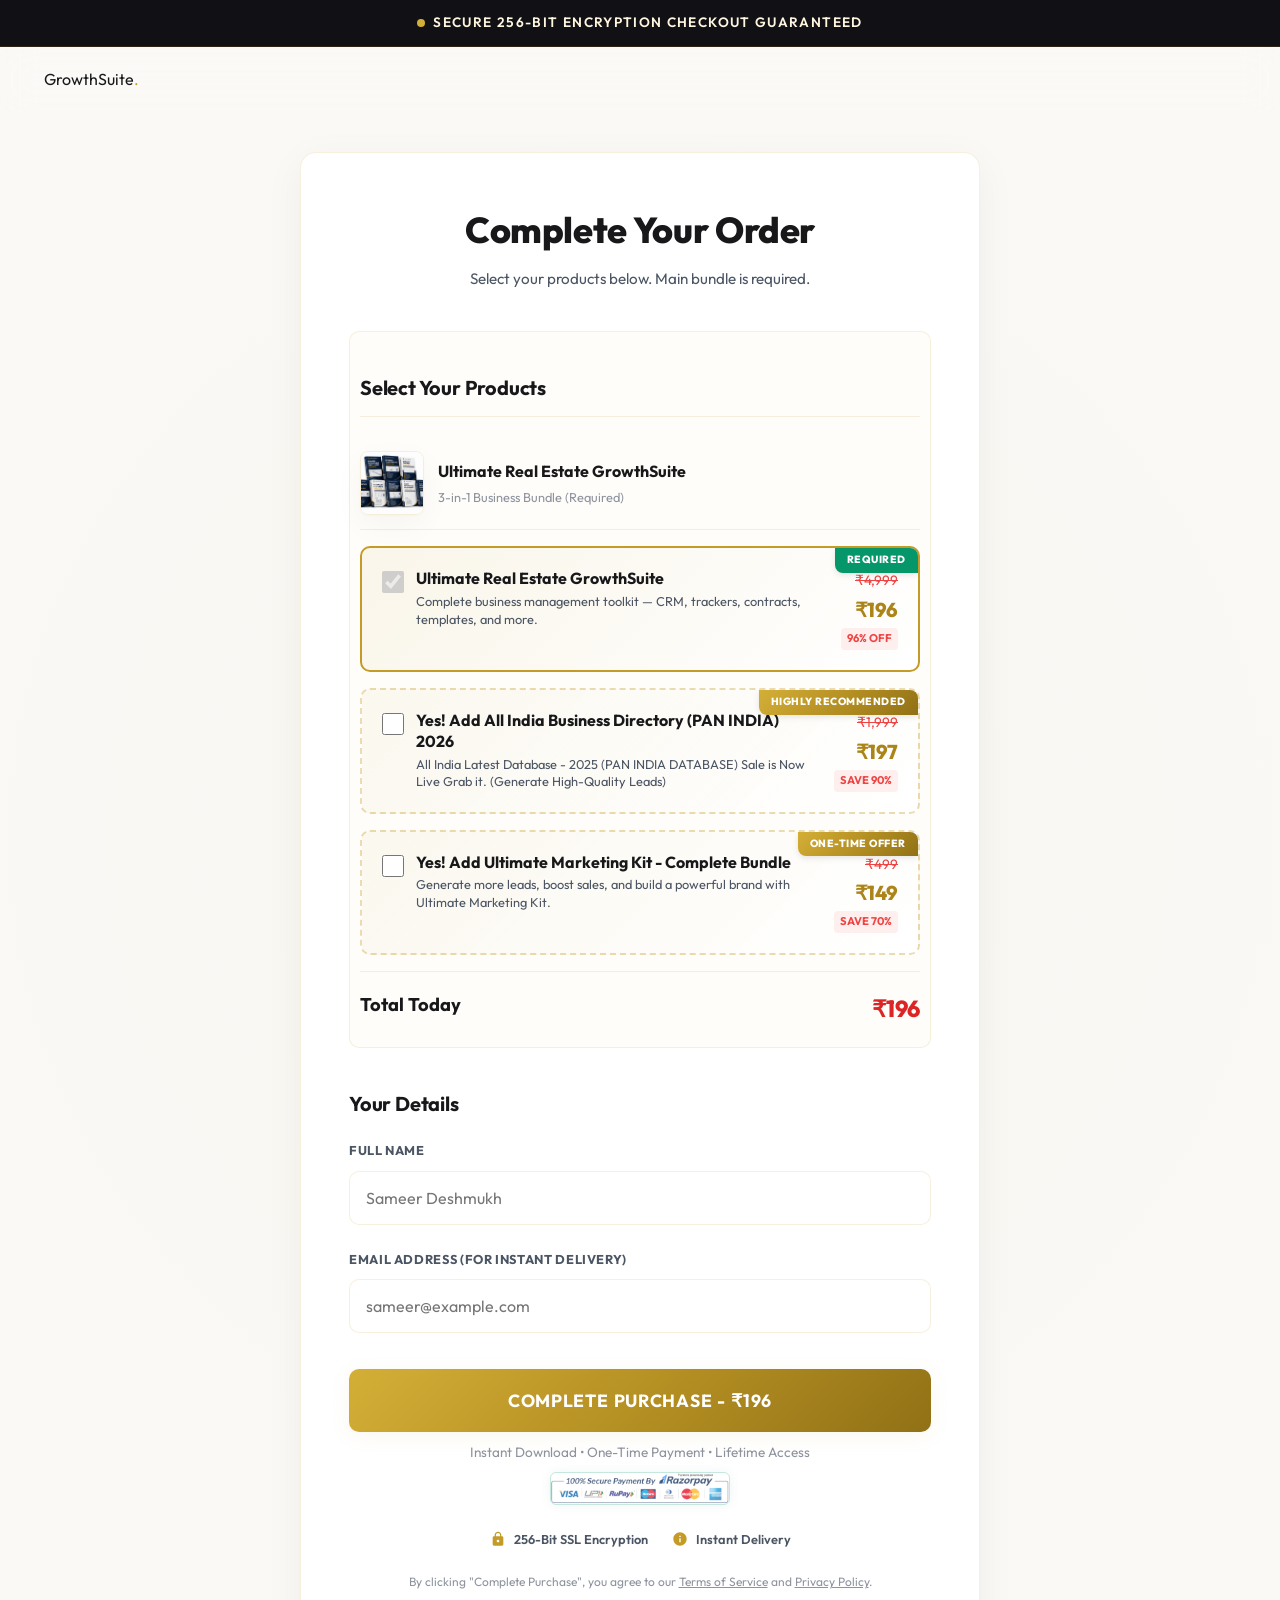
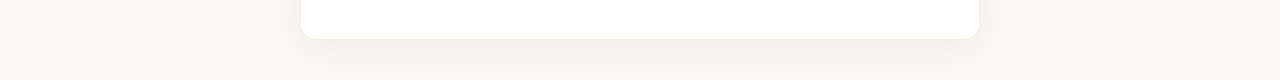
<file: checkout/index.html>
<!DOCTYPE html>
<html lang="en">
<head>
    <meta charset="UTF-8">
    <meta name="viewport" content="width=device-width, initial-scale=1.0">
    <title>Secure Checkout | Luxury Edition</title>
    <link rel="stylesheet" href="../style.css">
</head>
<body style="background-image: radial-gradient(circle at center, rgba(212, 175, 55, 0.04) 0%, transparent 70%); min-height: 100vh; display: flex; flex-direction: column;">

    <div class="top-bar">
        <span class="top-bar-dot"></span>
        SECURE 256-BIT ENCRYPTION CHECKOUT GUARANTEED
    </div>

    <nav class="navbar" style="border-bottom: none; background: transparent;">
        <div class="container text-center">
            <a href="../index.html" class="logo">GrowthSuite<span style="color: var(--accent-gold);">.</span></a>
        </div>
    </nav>

    <div class="container" style="flex: 1; display: flex; align-items: center; justify-content: center; padding: 40px 24px;">
        <div class="checkout-box" style="margin: 0 auto; width: 100%;">
            <h2 class="text-center" style="font-size: 2.25rem; font-weight: 800; margin-bottom: 8px;">Complete Your Order</h2>
            <p class="text-center" style="color: var(--text-secondary); font-size: 0.95rem; margin-bottom: 40px;">Select your products below. Main bundle is required.</p>

            <div class="order-summary">
                <h3>Select Your Products</h3>

                <div class="order-product-image">
                    <img src="../assets/hero_page_books_image.png" alt="Ultimate Real Estate Business Bundle">
                    <div class="order-product-details">
                        <strong>Ultimate Real Estate GrowthSuite</strong>
                        <span style="font-size: 0.8rem; color: var(--text-muted);">3-in-1 Business Bundle (Required)</span>
                    </div>
                </div>

                <!-- Main Product (always selected) -->
                <div class="order-addon" style="border-style: solid; border-color: var(--accent-gold); background: linear-gradient(135deg, rgba(197, 155, 39, 0.08) 0%, rgba(255, 255, 255, 1) 100%);">
                    <div class="addon-badge" style="background: #059669;">Required</div>
                    <div class="addon-content-wrapper">
                        <label class="addon-checkbox">
                            <input type="checkbox" id="product-growthsuite" checked disabled>
                            <span class="addon-label">
                                <strong>Ultimate Real Estate GrowthSuite</strong>
                                <span class="addon-desc">Complete business management toolkit — CRM, trackers, contracts, templates, and more.</span>
                            </span>
                        </label>
                        <div class="addon-pricing-block">
                            <span class="old-price">₹4,999</span>
                            <span class="current-price">₹196</span>
                            <span class="save-label">96% Off</span>
                        </div>
                    </div>
                </div>

                <!-- Addon: Business Directory -->
                <div class="order-addon" id="addon-card-directory">
                    <div class="addon-badge">Highly Recommended</div>
                    <div class="addon-content-wrapper">
                        <label class="addon-checkbox">
                            <input type="checkbox" id="product-directory" onchange="updateCheckout()">
                            <span class="addon-label">
                                <strong>Yes! Add All India Business Directory (PAN INDIA) 2026</strong>
                                <span class="addon-desc">All India Latest Database - 2025 (PAN INDIA DATABASE) Sale is Now Live Grab it. (Generate High-Quality Leads)</span>
                            </span>
                        </label>
                        <div class="addon-pricing-block">
                            <span class="old-price">₹1,999</span>
                            <span class="current-price">₹197</span>
                            <span class="save-label">Save 90%</span>
                        </div>
                    </div>
                </div>

                <!-- Addon: Marketing Kit -->
                <div class="order-addon" id="addon-card-marketing">
                    <div class="addon-badge">One-Time Offer</div>
                    <div class="addon-content-wrapper">
                        <label class="addon-checkbox">
                            <input type="checkbox" id="product-marketing" onchange="updateCheckout()">
                            <span class="addon-label">
                                <strong>Yes! Add Ultimate Marketing Kit - Complete Bundle</strong>
                                <span class="addon-desc">Generate more leads, boost sales, and build a powerful brand with Ultimate Marketing Kit.</span>
                            </span>
                        </label>
                        <div class="addon-pricing-block">
                            <span class="old-price">₹499</span>
                            <span class="current-price">₹149</span>
                            <span class="save-label">Save 70%</span>
                        </div>
                    </div>
                </div>

                <div class="order-row" style="border-top: 1px solid var(--border-glass); padding-top: 18px; margin-top: 8px; font-size: 1.15rem;">
                    <strong>Total Today</strong>
                    <strong id="cart-total" style="color: #DC2626; font-family: 'Outfit', sans-serif; font-size: 1.45rem; font-weight: 800; letter-spacing: -0.02em;">₹196</strong>
                </div>
            </div>

            <h3>Your Details</h3>
            <div class="form-group" style="margin-top: 20px;">
                <label for="name">Full Name</label>
                <input type="text" id="name" placeholder="Sameer Deshmukh" required>
            </div>
            <div class="form-group">
                <label for="email">Email Address (For Instant Delivery)</label>
                <input type="email" id="email" placeholder="sameer@example.com" required>
            </div>

            <div class="text-center" style="margin-top: 36px;">
                <button type="button" class="btn btn-gold" style="width: 100%; padding: 20px; font-size: 1.1rem; border-radius: var(--radius-md);" id="checkout-btn" onclick="processOrder()">Complete Purchase - ₹196</button>
                <div style="font-size: 0.85rem; color: var(--text-muted); margin-top: 10px;">Instant Download • One-Time Payment • Lifetime Access</div>
                <img src="../assets/images/badges/razorpay-secure.png" alt="Secured by Razorpay" class="razorpay-badge" style="margin: 8px auto 0; display: block;">
            </div>

            <div class="security-badge-container">
                <div class="security-badge">
                    <svg viewBox="0 0 24 24">
                        <path d="M18 8h-1V6c0-2.76-2.24-5-5-5S7 3.24 7 6v2H6c-1.1 0-2 .9-2 2v10c0 1.1.9 2 2 2h12c1.1 0 2-.9 2-2V10c0-1.1-.9-2-2-2zm-6 9c-1.1 0-2-.9-2-2s.9-2 2-2 2 .9 2 2-.9 2-2 2zm3.1-9H8.9V6c0-1.71 1.39-3.1 3.1-3.1 1.71 0 3.1 1.39 3.1 3.1v2z"/>
                    </svg>
                    <span>256-Bit SSL Encryption</span>
                </div>
                <div class="security-badge">
                    <svg viewBox="0 0 24 24">
                        <path d="M12 2C6.48 2 2 6.48 2 12s4.48 10 10 10 10-4.48 10-10S17.52 2 12 2zm1 15h-2v-6h2v6zm0-8h-2V7h2v2z"/>
                    </svg>
                    <span>Instant Delivery</span>
                </div>
            </div>

            <p class="text-center" style="margin-top: 24px; font-size: 0.75rem; color: var(--text-muted); line-height: 1.5;">
                By clicking "Complete Purchase", you agree to our <a href="../legal/terms.html" style="text-decoration: underline;">Terms of Service</a> and <a href="../legal/privacy.html" style="text-decoration: underline;">Privacy Policy</a>.
            </p>
        </div>
    </div>

    <script>
        const PRODUCTS = {
            growthsuite: { name: 'Ultimate Real Estate GrowthSuite', price: 196 },
            directory: { name: 'All India Business Directory (PAN INDIA) 2026', price: 197 },
            'marketing-kit': { name: 'Ultimate Marketing Kit - Complete Bundle', price: 149 }
        };

        const RAZORPAY_LINKS = {
            'growthsuite': 'https://rzp.io/rzp/5PjRPTTP',
            'growthsuite,directory': 'https://rzp.io/rzp/doyCWVe3',
            'growthsuite,marketing-kit': 'https://rzp.io/rzp/RKx7bhz',
            'growthsuite,directory,marketing-kit': 'https://rzp.io/rzp/Id45dau'
        };

        function getSelectedProducts() {
            const selected = ['growthsuite'];
            if (document.getElementById('product-directory').checked) selected.push('directory');
            if (document.getElementById('product-marketing').checked) selected.push('marketing-kit');
            return selected;
        }

        function getTotal(products) {
            return products.reduce((sum, id) => sum + PRODUCTS[id].price, 0);
        }

        function updateCheckout() {
            const selected = getSelectedProducts();
            const total = getTotal(selected);
            document.getElementById('cart-total').textContent = '\u20B9' + total;
            document.getElementById('checkout-btn').textContent = 'Complete Purchase - \u20B9' + total;

            document.getElementById('addon-card-directory').style.borderStyle =
                document.getElementById('product-directory').checked ? 'solid' : 'dashed';
            document.getElementById('addon-card-marketing').style.borderStyle =
                document.getElementById('product-marketing').checked ? 'solid' : 'dashed';
        }

        function processOrder() {
            const name = document.getElementById('name').value.trim();
            const email = document.getElementById('email').value.trim();
            if (!name) { alert('Please enter your full name.'); return; }
            if (!email) { alert('Please enter your email address.'); return; }
            if (!email.includes('@') || !email.includes('.')) { alert('Please enter a valid email address.'); return; }

            const selected = getSelectedProducts();
            const total = getTotal(selected);
            const comboKey = selected.join(',');

            localStorage.setItem('gs_order_products', comboKey);
            localStorage.setItem('gs_order_total', total);
            localStorage.setItem('gs_order_name', name);
            localStorage.setItem('gs_order_email', email);

            const rzpLink = RAZORPAY_LINKS[comboKey];
            if (rzpLink) {
                window.location.href = rzpLink;
            } else {
                alert('Something went wrong. Please try again.');
            }
        }

        updateCheckout();
    </script>
</body>
</html>
</file>
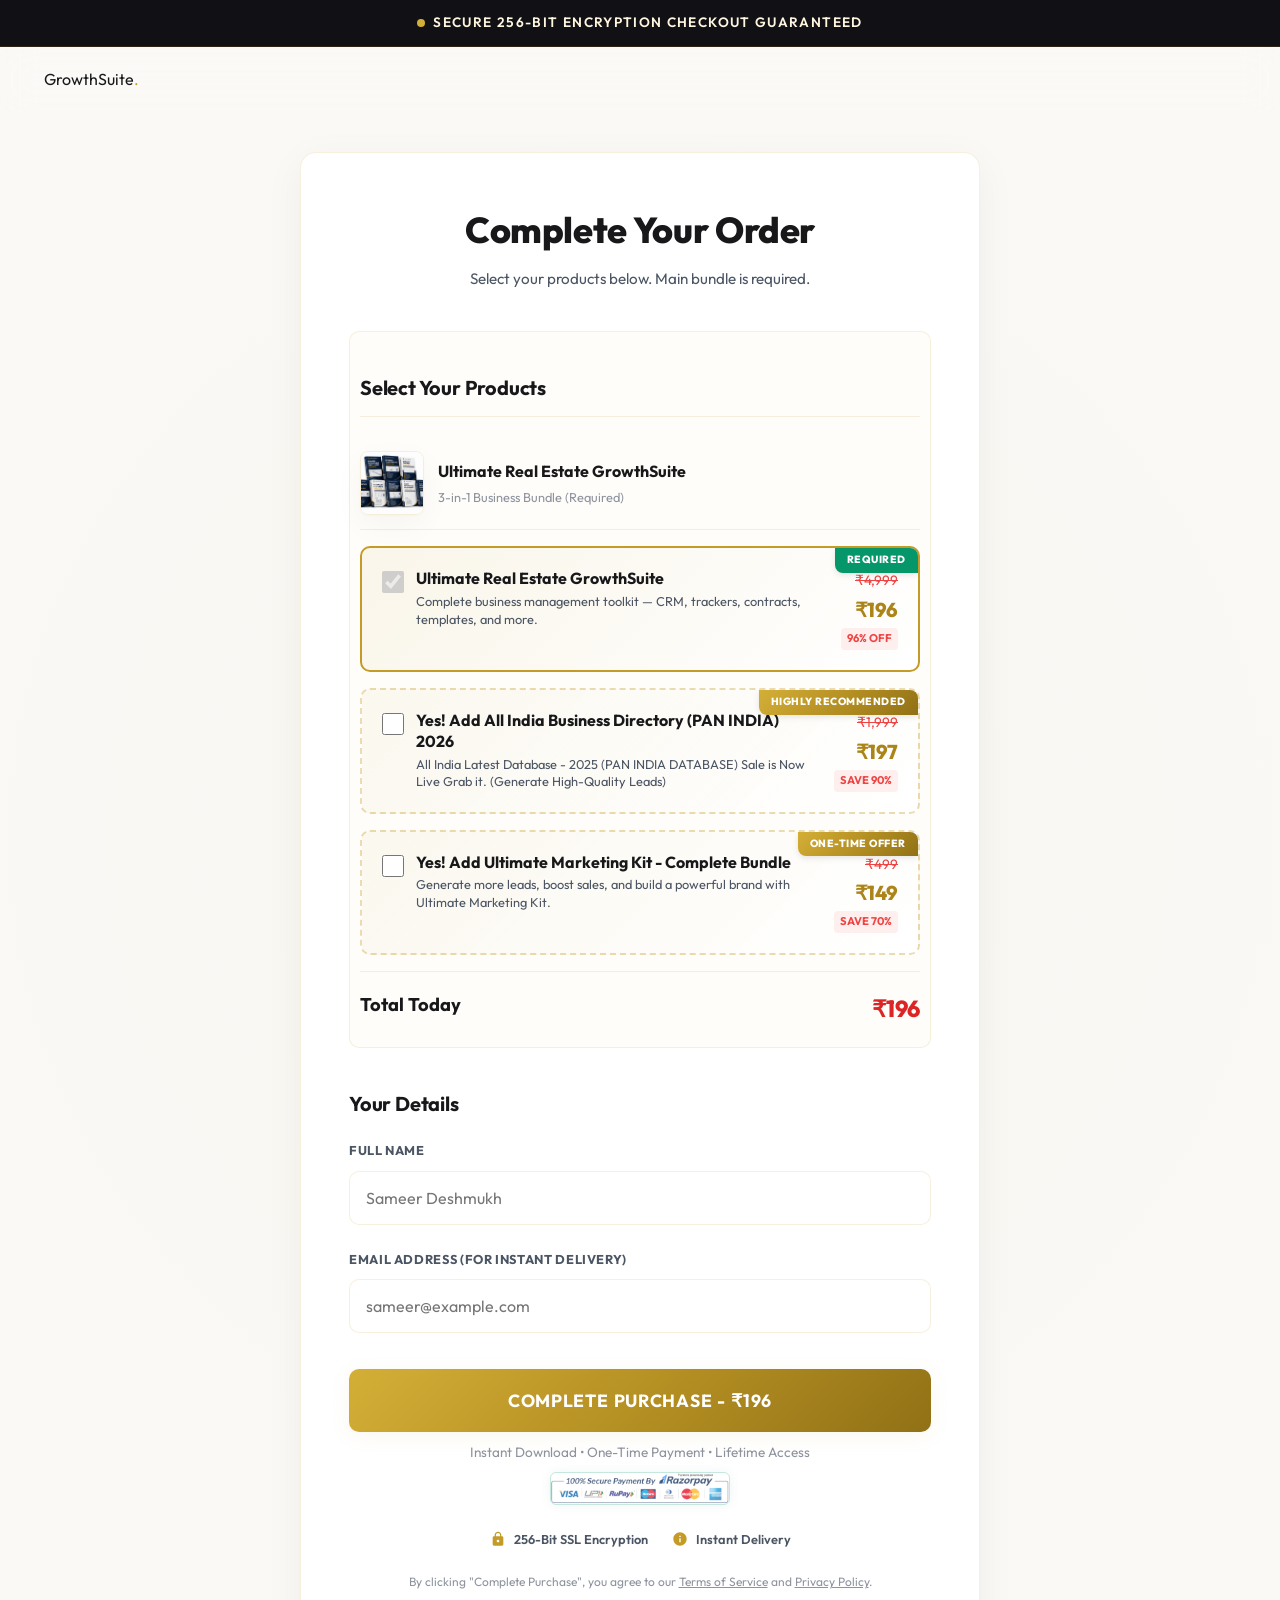
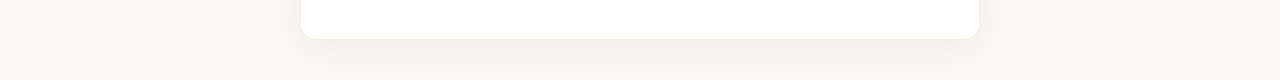
<file: cart.html>
<!DOCTYPE html>
<html lang="en">
<head><meta charset="UTF-8"><meta http-equiv="refresh" content="0;url=checkout/"><title>Redirecting...</title><link rel="canonical" href="checkout/"></head>
<body><p>Redirecting to <a href="checkout/">Checkout</a>...</p></body>
</html>
</file>
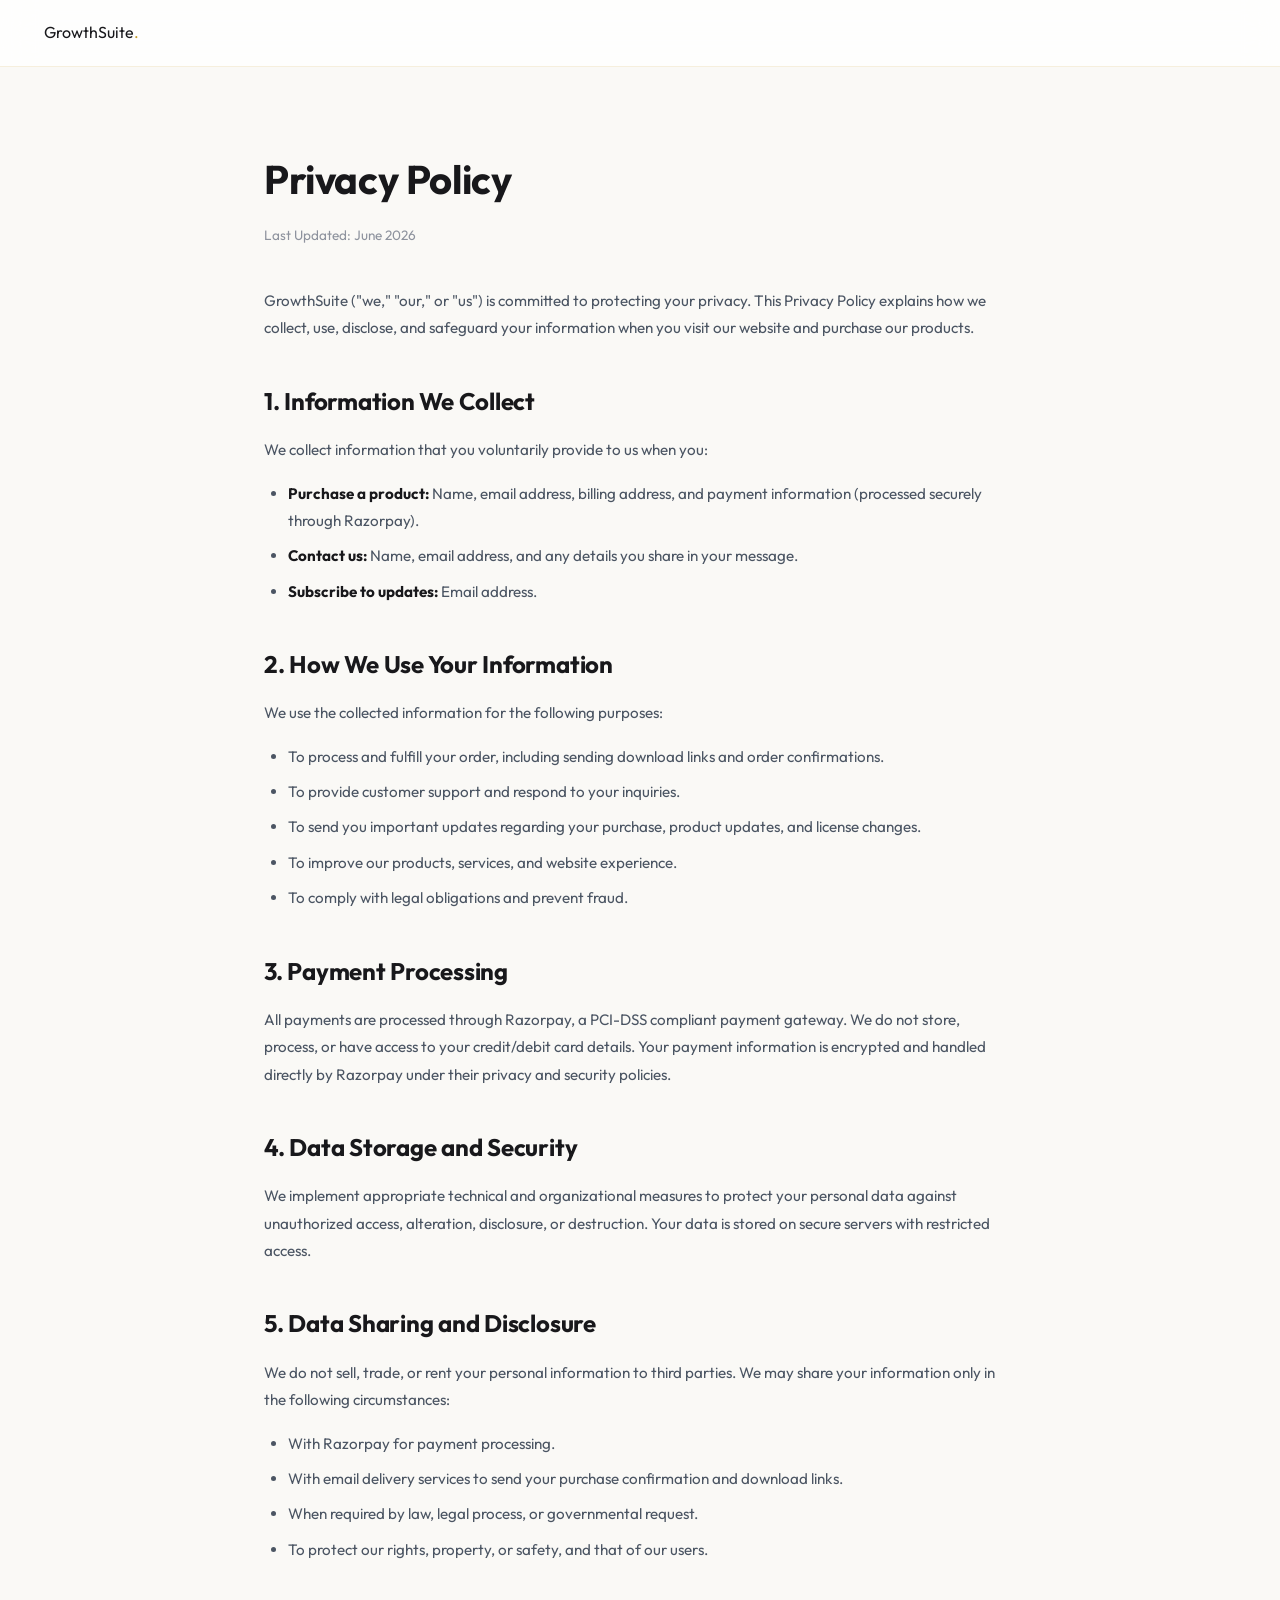
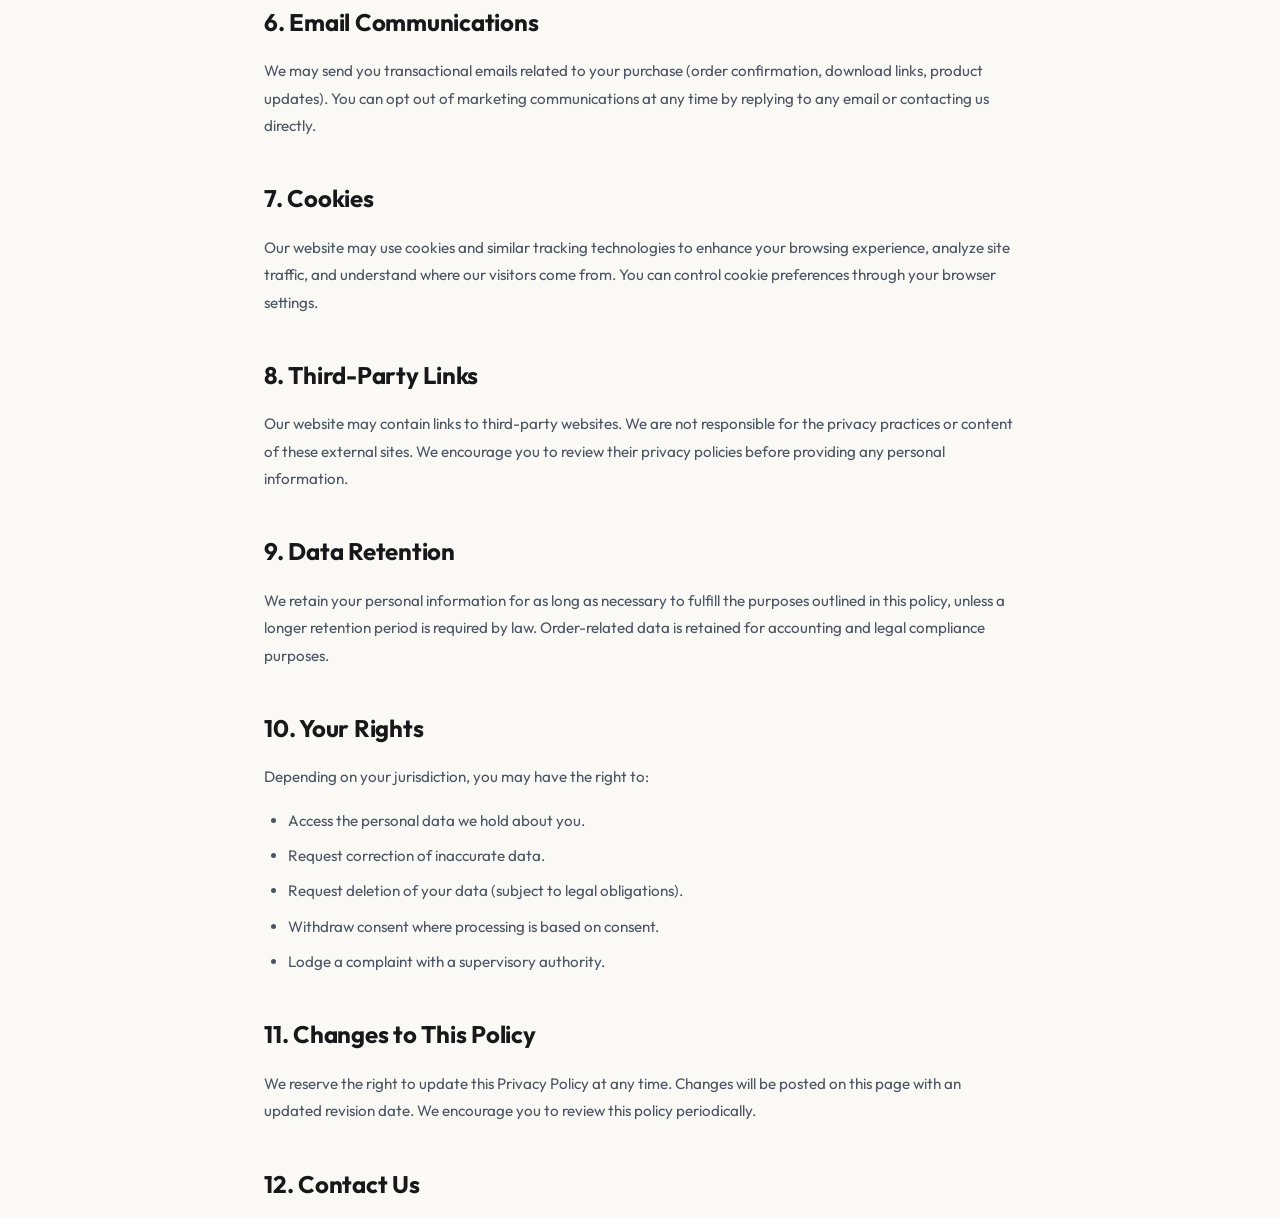
<file: privacy.html>
<!DOCTYPE html>
<html lang="en">
<head><meta charset="UTF-8"><meta http-equiv="refresh" content="0;url=legal/privacy.html"><title>Redirecting...</title><link rel="canonical" href="legal/privacy.html"></head>
<body><p>Redirecting to <a href="legal/privacy.html">Privacy Policy</a>...</p></body>
</html>
</file>
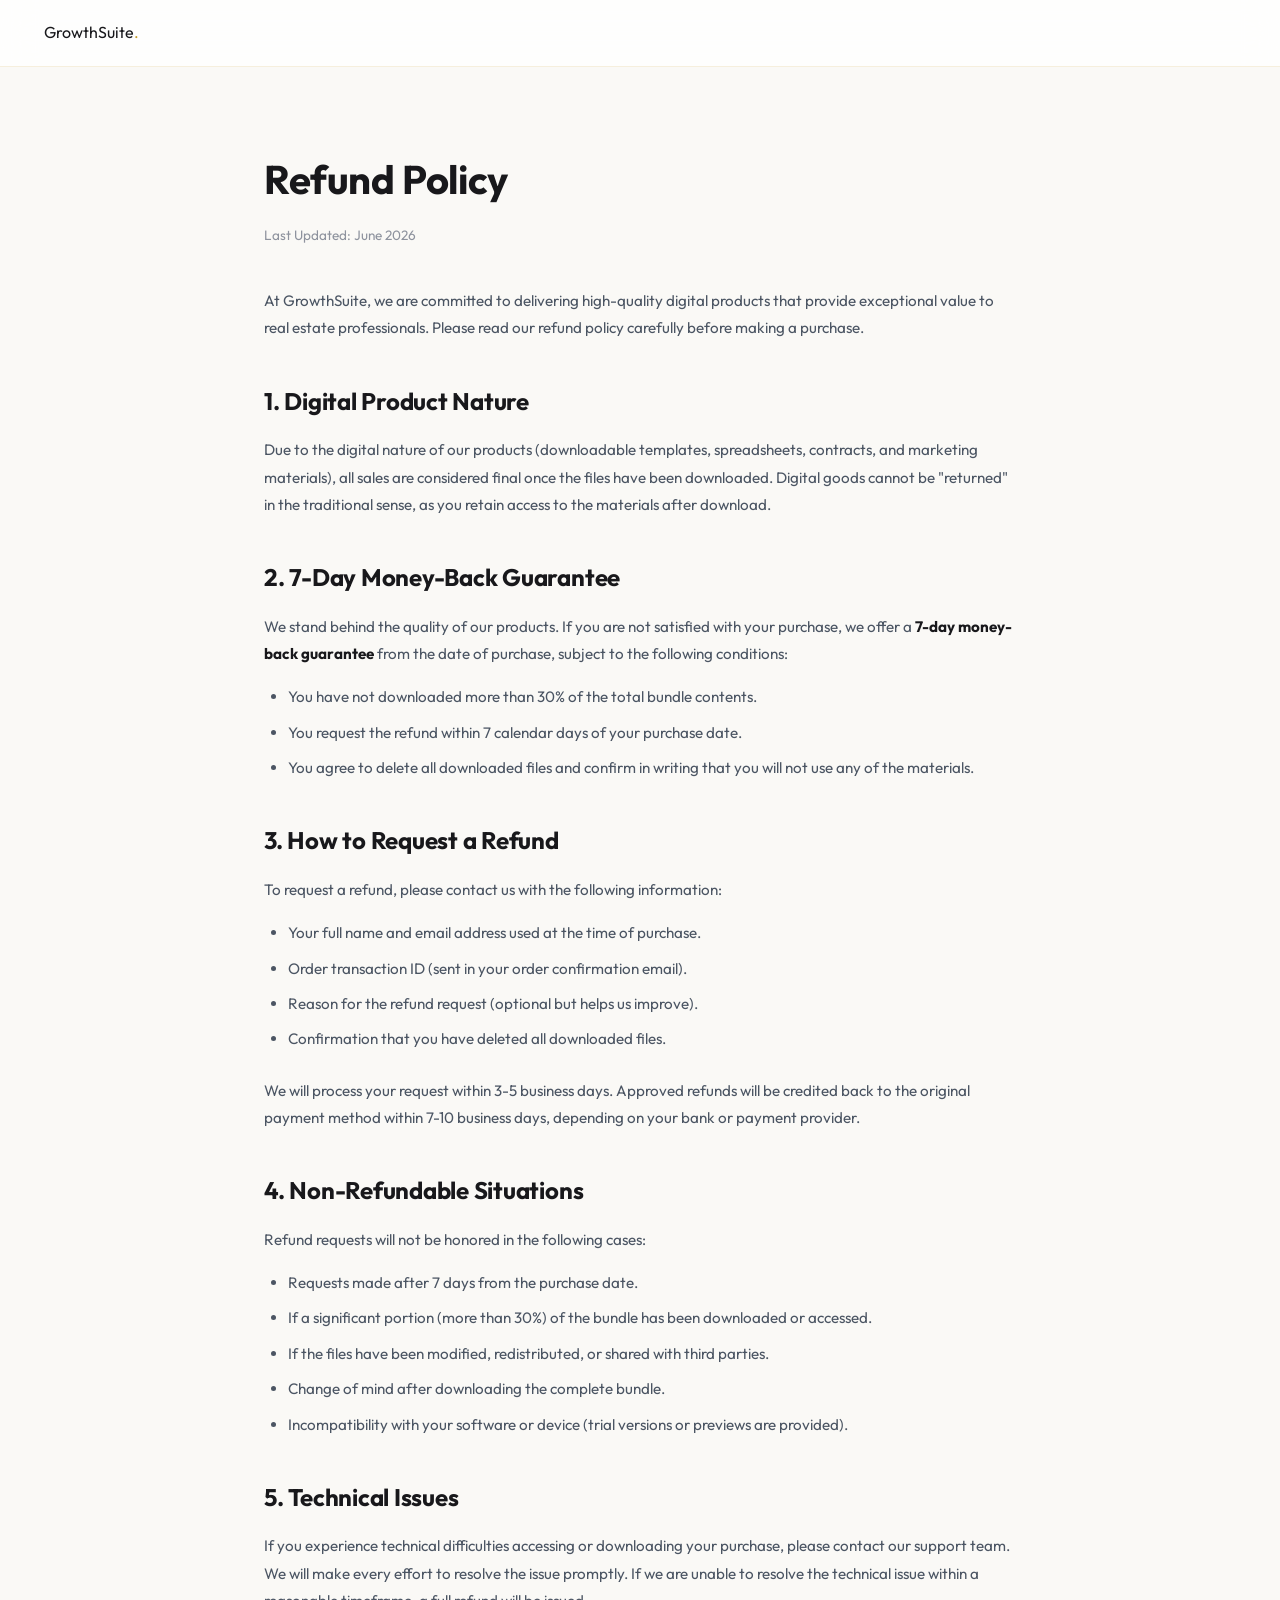
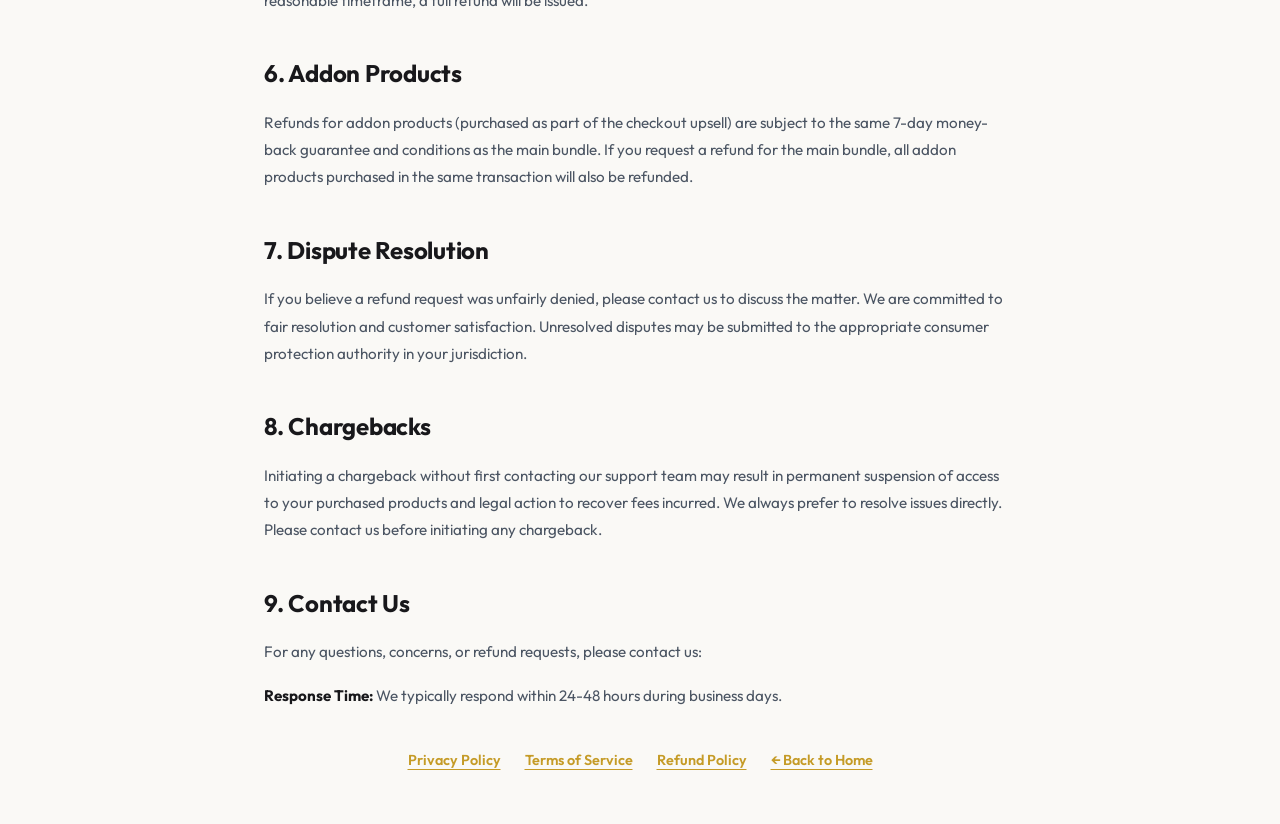
<file: refund.html>
<!DOCTYPE html>
<html lang="en">
<head><meta charset="UTF-8"><meta http-equiv="refresh" content="0;url=legal/refund.html"><title>Redirecting...</title><link rel="canonical" href="legal/refund.html"></head>
<body><p>Redirecting to <a href="legal/refund.html">Refund Policy</a>...</p></body>
</html>
</file>
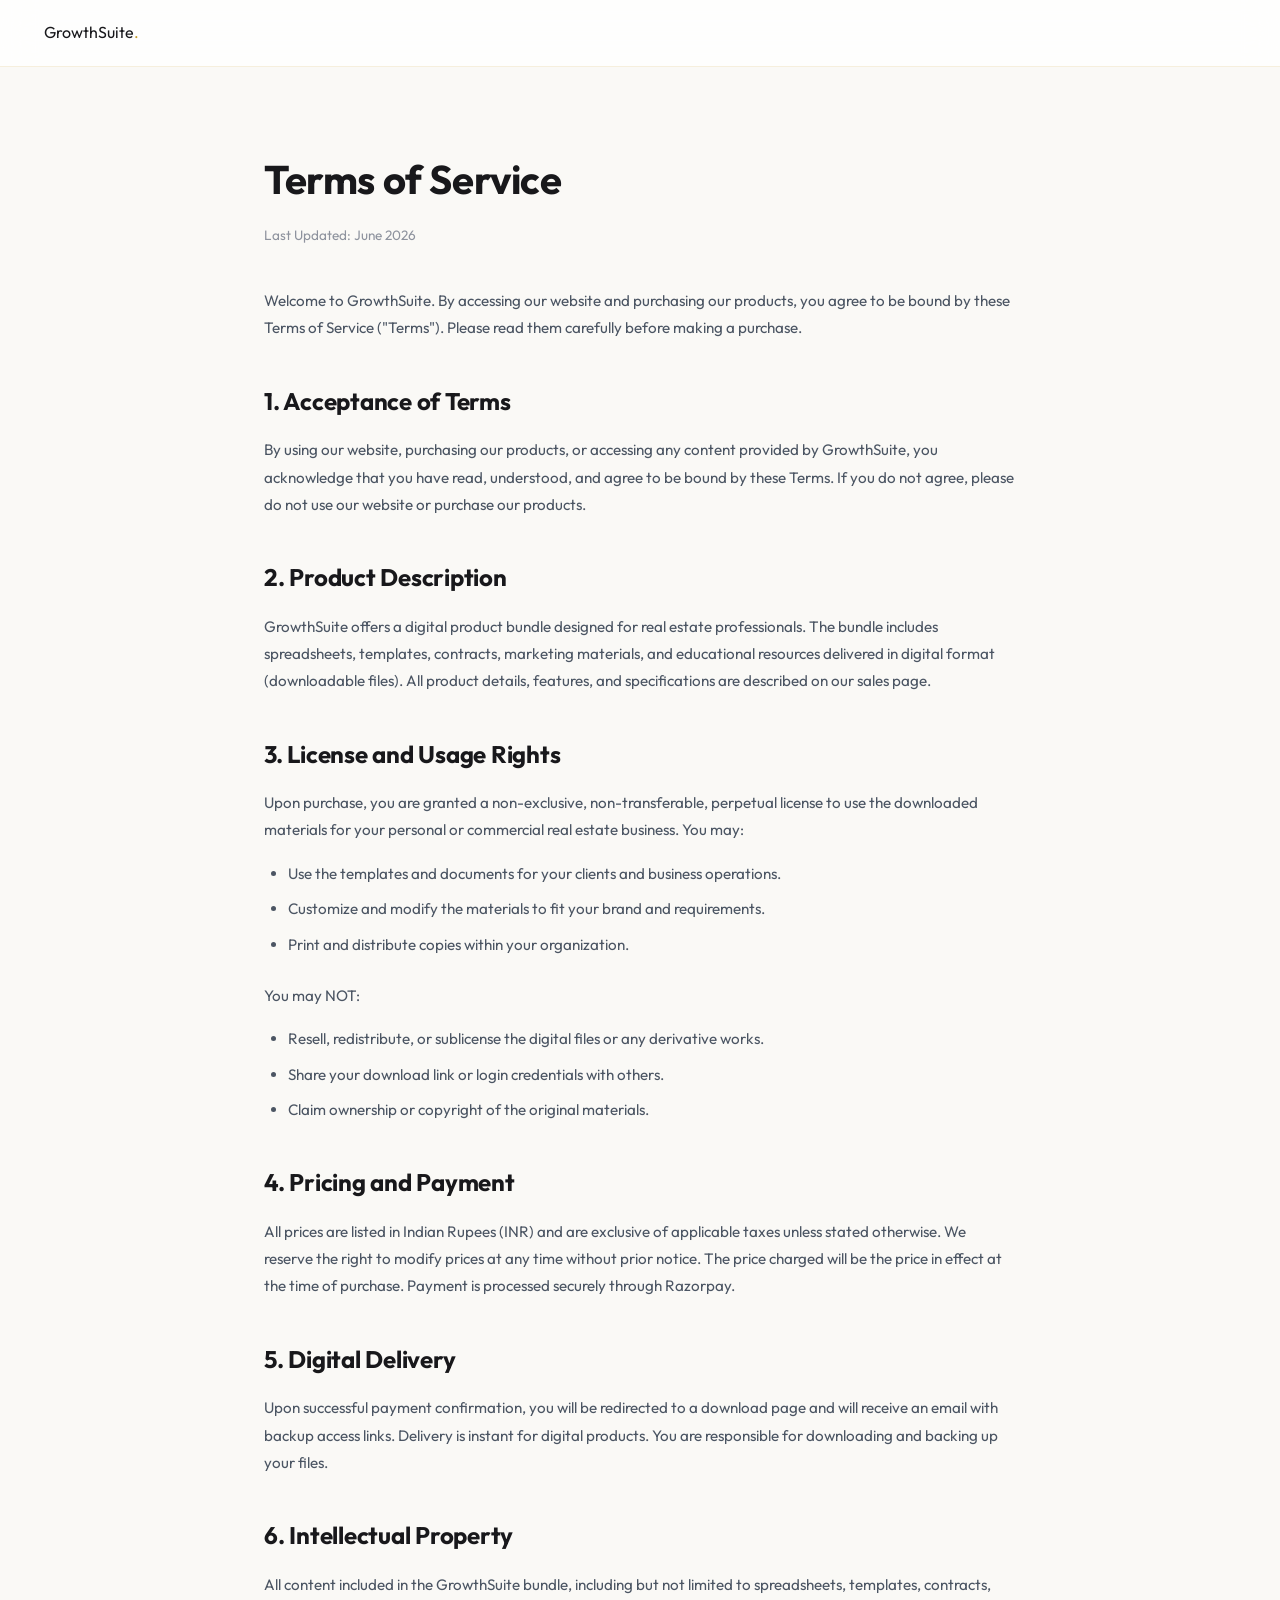
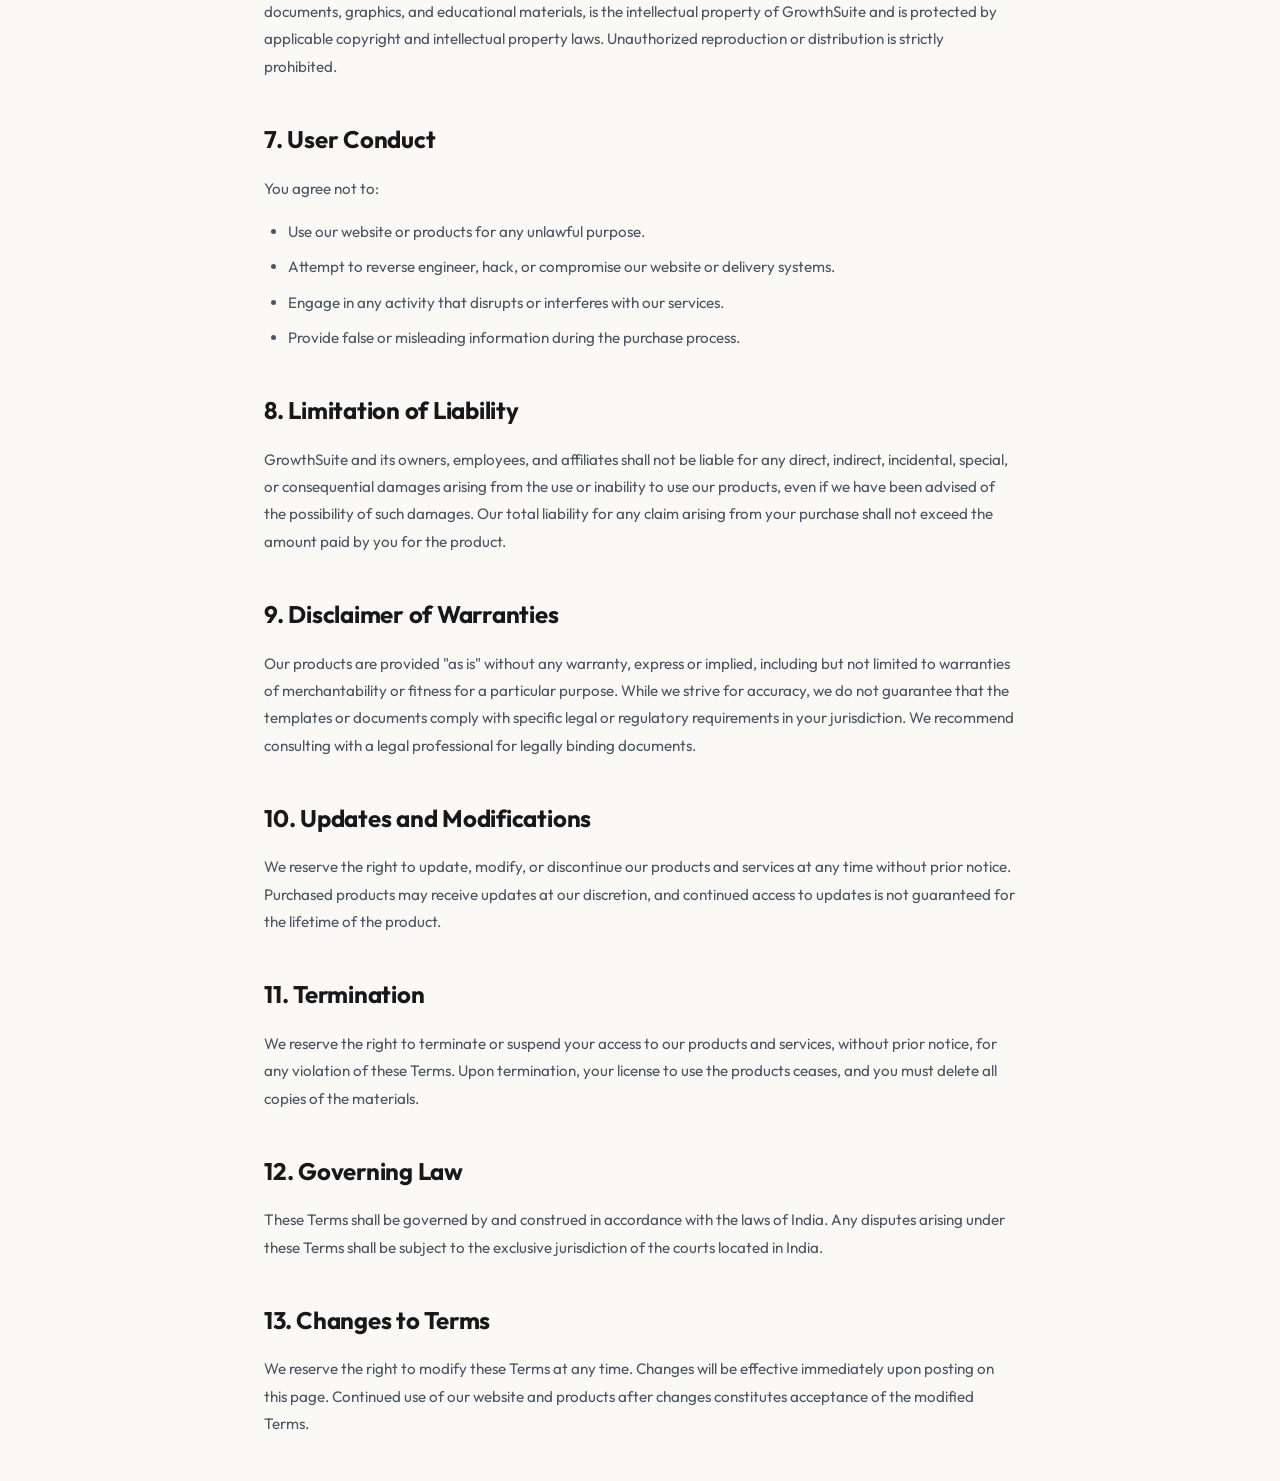
<file: terms.html>
<!DOCTYPE html>
<html lang="en">
<head><meta charset="UTF-8"><meta http-equiv="refresh" content="0;url=legal/terms.html"><title>Redirecting...</title><link rel="canonical" href="legal/terms.html"></head>
<body><p>Redirecting to <a href="legal/terms.html">Terms of Service</a>...</p></body>
</html>
</file>
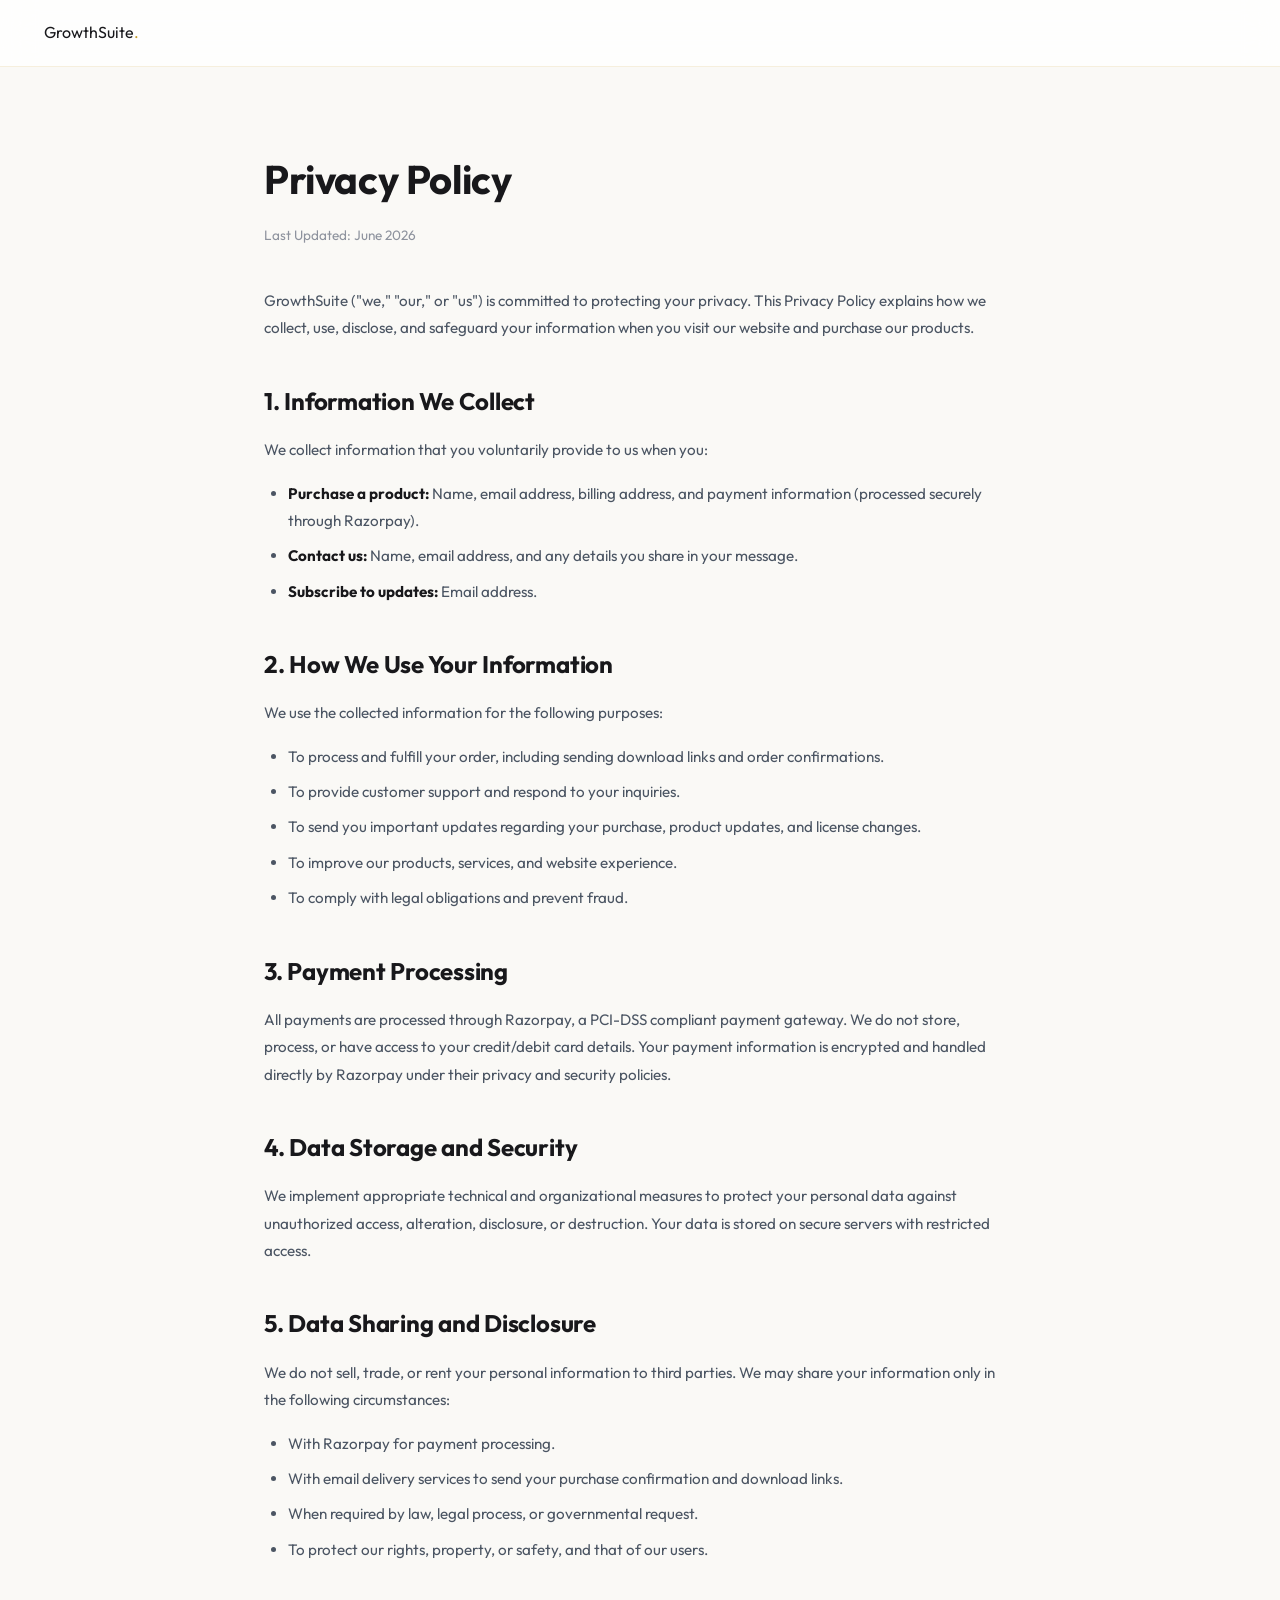
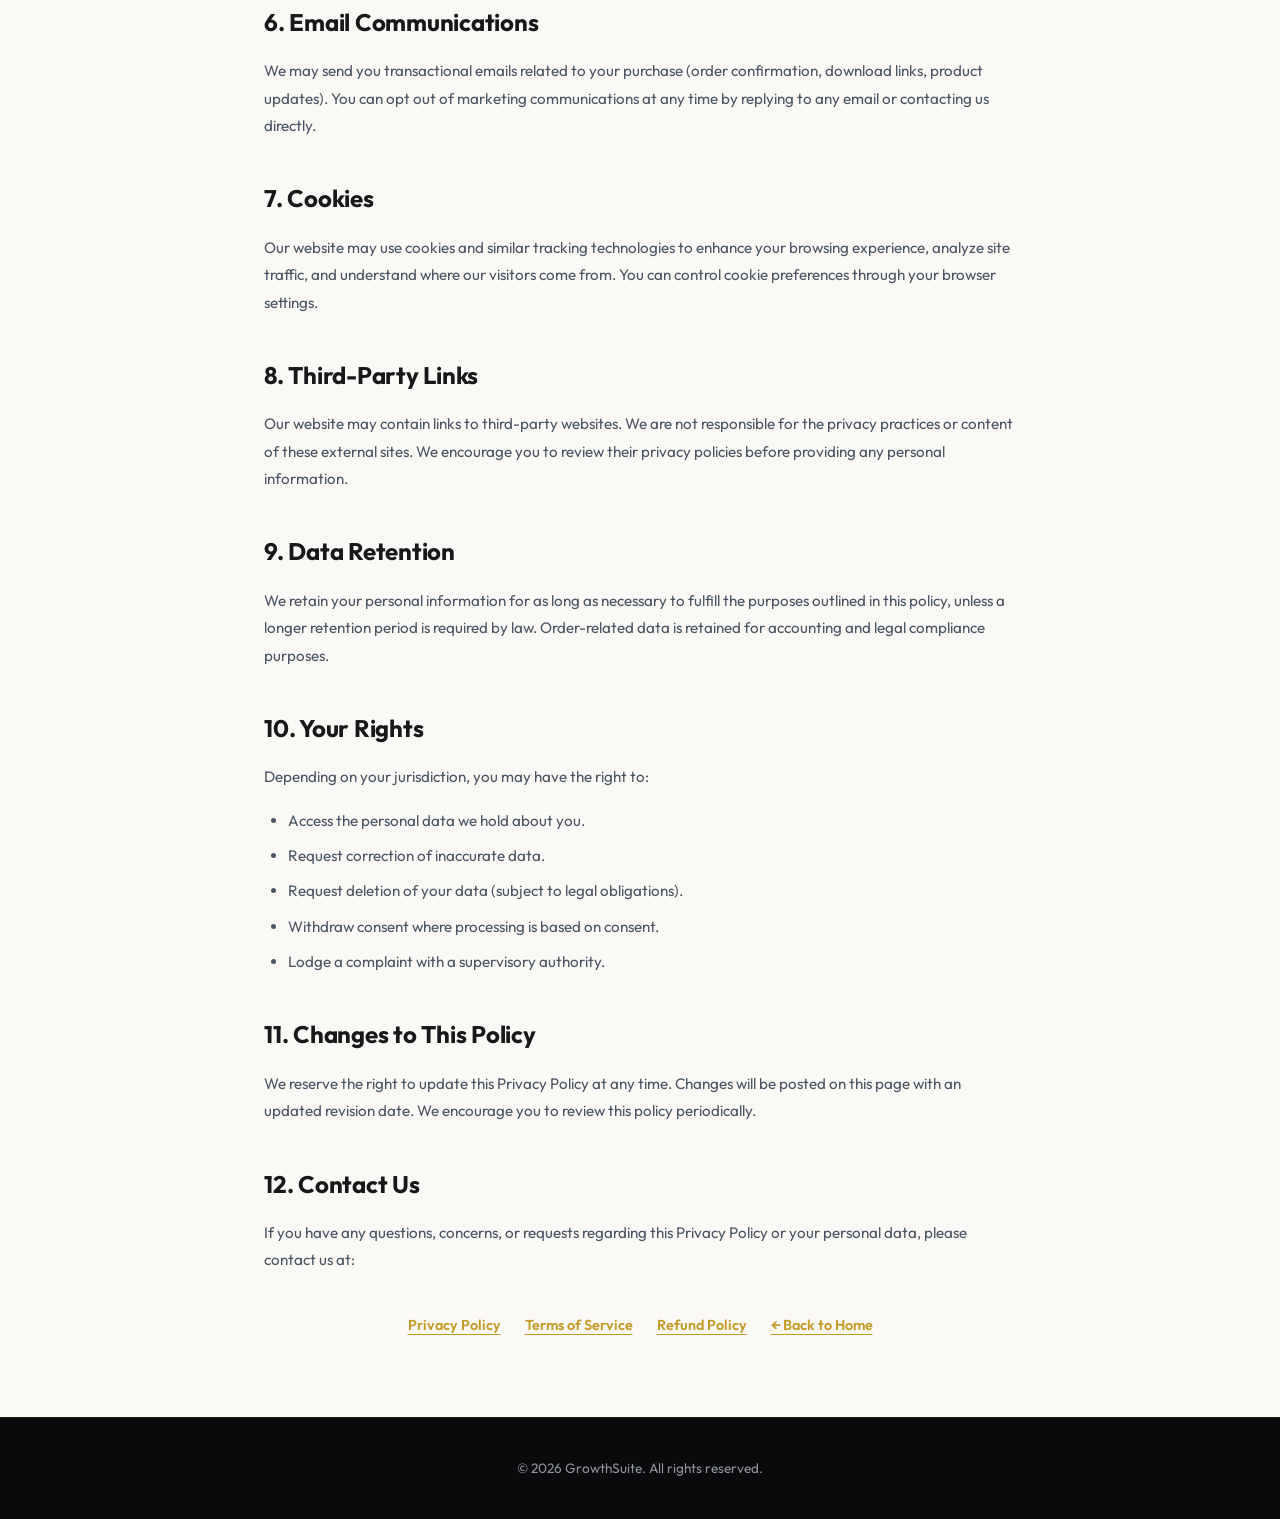
<file: legal/privacy.html>
<!DOCTYPE html>
<html lang="en">
<head>
    <meta charset="UTF-8">
    <meta name="viewport" content="width=device-width, initial-scale=1.0">
    <title>Privacy Policy | GrowthSuite</title>
    <link rel="stylesheet" href="../style.css">
    <style>
        .policy-section { padding: 80px 0; }
        .policy-container { max-width: 800px; margin: 0 auto; }
        .policy-container h1 { font-size: 2.5rem; margin-bottom: 12px; }
        .policy-container .last-updated { color: var(--text-muted); font-size: 0.85rem; margin-bottom: 40px; }
        .policy-container h2 { font-size: 1.5rem; margin-top: 40px; margin-bottom: 16px; color: var(--text-primary); }
        .policy-container p { color: var(--text-secondary); line-height: 1.8; margin-bottom: 16px; font-size: 0.95rem; }
        .policy-container ul { margin: 16px 0 24px 24px; color: var(--text-secondary); line-height: 1.8; font-size: 0.95rem; }
        .policy-container ul li { margin-bottom: 8px; }
        .policy-container strong { color: var(--text-primary); }
        .policy-nav { display: flex; gap: 24px; justify-content: center; margin-top: 40px; flex-wrap: wrap; }
        .policy-nav a { color: var(--accent-gold); font-weight: 600; font-size: 0.9rem; text-decoration: underline; text-underline-offset: 4px; }
    </style>
</head>
<body>

    <nav class="navbar" id="navbar">
        <div class="container">
            <a href="../index.html" class="logo">GrowthSuite<span style="color: var(--accent-gold);">.</span></a>
        </div>
    </nav>

    <section class="policy-section">
        <div class="container policy-container">
            <h1>Privacy Policy</h1>
            <p class="last-updated">Last Updated: June 2026</p>

            <p>GrowthSuite ("we," "our," or "us") is committed to protecting your privacy. This Privacy Policy explains how we collect, use, disclose, and safeguard your information when you visit our website and purchase our products.</p>

            <h2>1. Information We Collect</h2>
            <p>We collect information that you voluntarily provide to us when you:</p>
            <ul>
                <li><strong>Purchase a product:</strong> Name, email address, billing address, and payment information (processed securely through Razorpay).</li>
                <li><strong>Contact us:</strong> Name, email address, and any details you share in your message.</li>
                <li><strong>Subscribe to updates:</strong> Email address.</li>
            </ul>

            <h2>2. How We Use Your Information</h2>
            <p>We use the collected information for the following purposes:</p>
            <ul>
                <li>To process and fulfill your order, including sending download links and order confirmations.</li>
                <li>To provide customer support and respond to your inquiries.</li>
                <li>To send you important updates regarding your purchase, product updates, and license changes.</li>
                <li>To improve our products, services, and website experience.</li>
                <li>To comply with legal obligations and prevent fraud.</li>
            </ul>

            <h2>3. Payment Processing</h2>
            <p>All payments are processed through Razorpay, a PCI-DSS compliant payment gateway. We do not store, process, or have access to your credit/debit card details. Your payment information is encrypted and handled directly by Razorpay under their privacy and security policies.</p>

            <h2>4. Data Storage and Security</h2>
            <p>We implement appropriate technical and organizational measures to protect your personal data against unauthorized access, alteration, disclosure, or destruction. Your data is stored on secure servers with restricted access.</p>

            <h2>5. Data Sharing and Disclosure</h2>
            <p>We do not sell, trade, or rent your personal information to third parties. We may share your information only in the following circumstances:</p>
            <ul>
                <li>With Razorpay for payment processing.</li>
                <li>With email delivery services to send your purchase confirmation and download links.</li>
                <li>When required by law, legal process, or governmental request.</li>
                <li>To protect our rights, property, or safety, and that of our users.</li>
            </ul>

            <h2>6. Email Communications</h2>
            <p>We may send you transactional emails related to your purchase (order confirmation, download links, product updates). You can opt out of marketing communications at any time by replying to any email or contacting us directly.</p>

            <h2>7. Cookies</h2>
            <p>Our website may use cookies and similar tracking technologies to enhance your browsing experience, analyze site traffic, and understand where our visitors come from. You can control cookie preferences through your browser settings.</p>

            <h2>8. Third-Party Links</h2>
            <p>Our website may contain links to third-party websites. We are not responsible for the privacy practices or content of these external sites. We encourage you to review their privacy policies before providing any personal information.</p>

            <h2>9. Data Retention</h2>
            <p>We retain your personal information for as long as necessary to fulfill the purposes outlined in this policy, unless a longer retention period is required by law. Order-related data is retained for accounting and legal compliance purposes.</p>

            <h2>10. Your Rights</h2>
            <p>Depending on your jurisdiction, you may have the right to:</p>
            <ul>
                <li>Access the personal data we hold about you.</li>
                <li>Request correction of inaccurate data.</li>
                <li>Request deletion of your data (subject to legal obligations).</li>
                <li>Withdraw consent where processing is based on consent.</li>
                <li>Lodge a complaint with a supervisory authority.</li>
            </ul>

            <h2>11. Changes to This Policy</h2>
            <p>We reserve the right to update this Privacy Policy at any time. Changes will be posted on this page with an updated revision date. We encourage you to review this policy periodically.</p>

            <h2>12. Contact Us</h2>
            <p>If you have any questions, concerns, or requests regarding this Privacy Policy or your personal data, please contact us at:</p>
            <div class="policy-nav">
                <a href="privacy.html">Privacy Policy</a>
                <a href="terms.html">Terms of Service</a>
                <a href="refund.html">Refund Policy</a>
                <a href="../index.html">&larr; Back to Home</a>
            </div>
        </div>
    </section>

    <footer style="border-top: 1px solid var(--border-glass); padding: 40px 0; text-align: center;">
        <div class="container">
            <p style="font-size: 0.85rem; color: var(--text-muted);">&copy; 2026 GrowthSuite. All rights reserved.</p>
        </div>
    </footer>

</body>
</html>
</file>
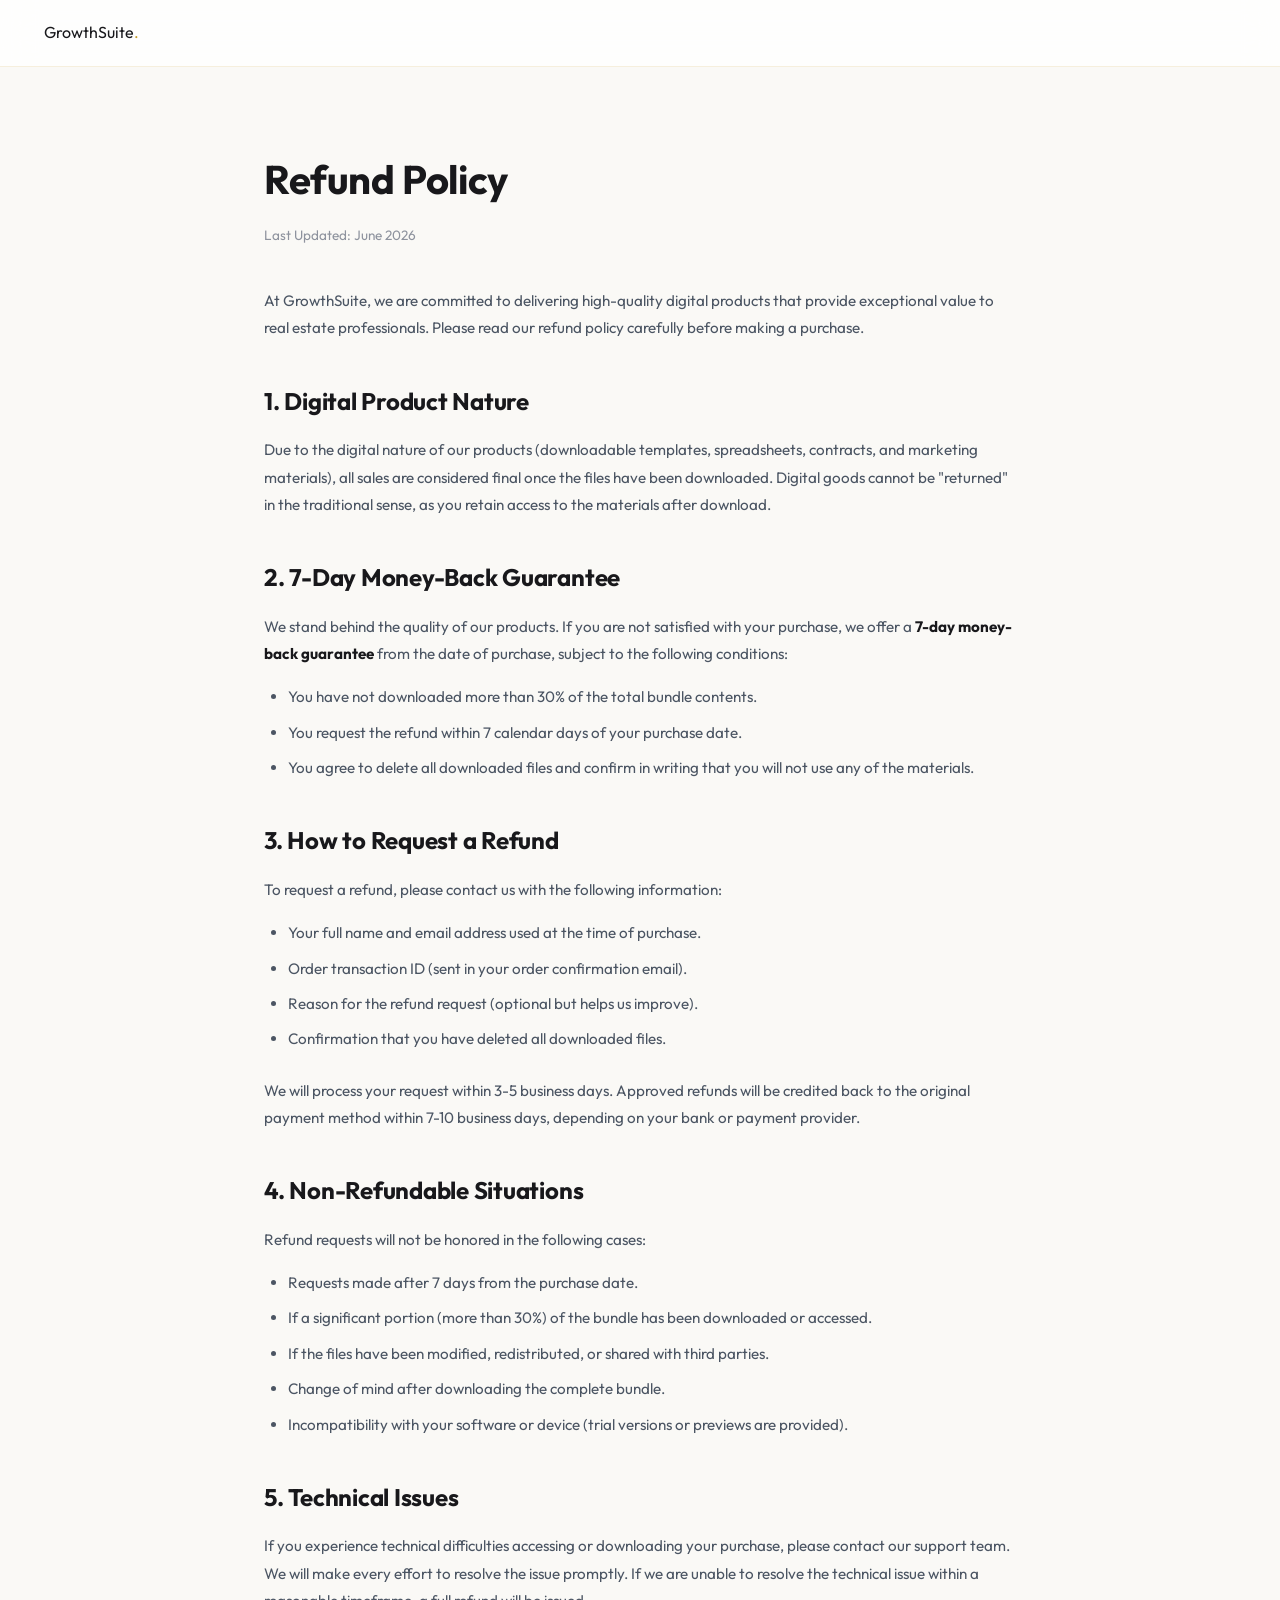
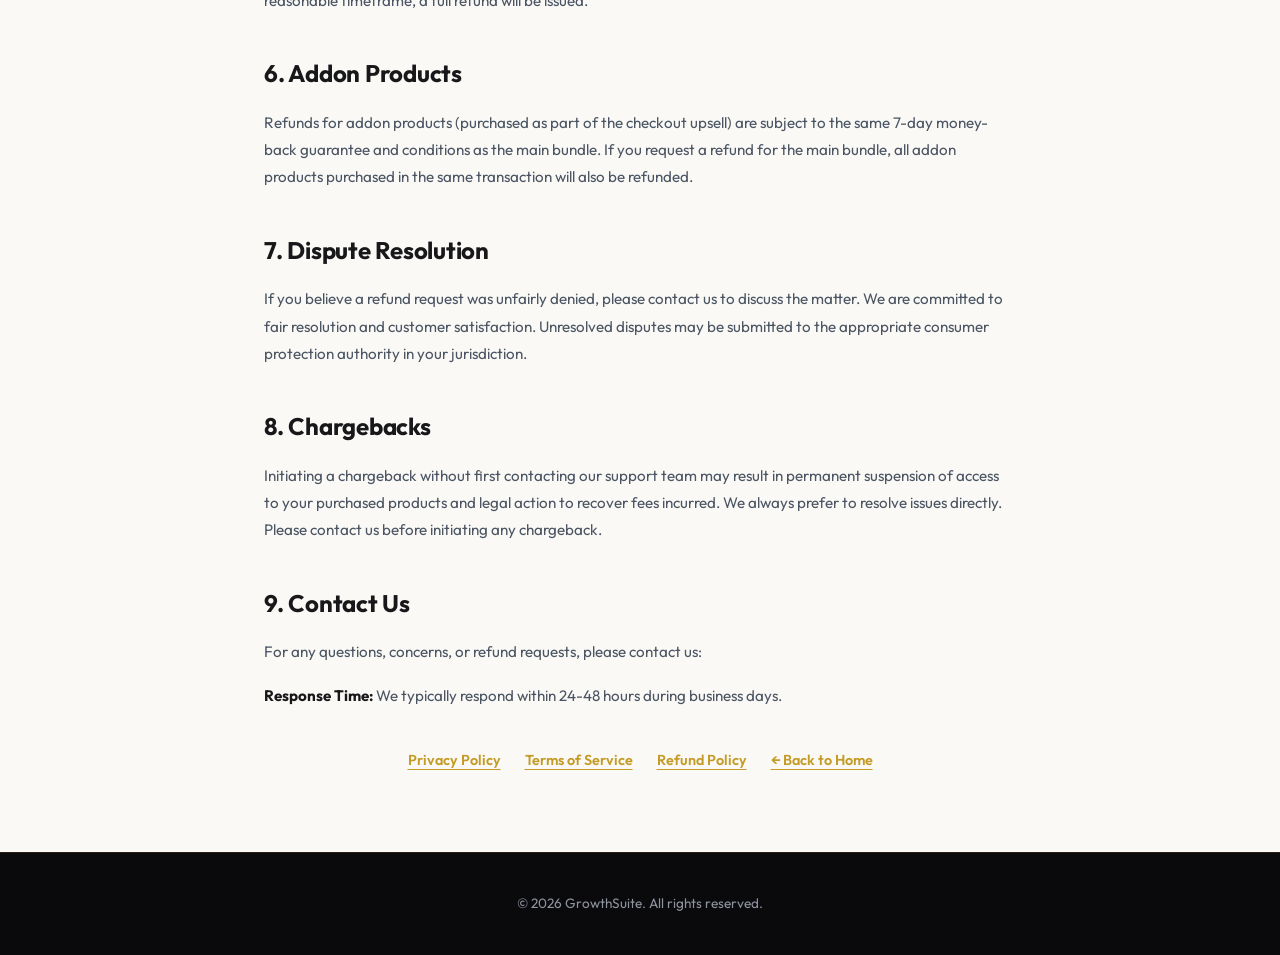
<file: legal/refund.html>
<!DOCTYPE html>
<html lang="en">
<head>
    <meta charset="UTF-8">
    <meta name="viewport" content="width=device-width, initial-scale=1.0">
    <title>Refund Policy | GrowthSuite</title>
    <link rel="stylesheet" href="../style.css">
    <style>
        .policy-section { padding: 80px 0; }
        .policy-container { max-width: 800px; margin: 0 auto; }
        .policy-container h1 { font-size: 2.5rem; margin-bottom: 12px; }
        .policy-container .last-updated { color: var(--text-muted); font-size: 0.85rem; margin-bottom: 40px; }
        .policy-container h2 { font-size: 1.5rem; margin-top: 40px; margin-bottom: 16px; color: var(--text-primary); }
        .policy-container p { color: var(--text-secondary); line-height: 1.8; margin-bottom: 16px; font-size: 0.95rem; }
        .policy-container ul { margin: 16px 0 24px 24px; color: var(--text-secondary); line-height: 1.8; font-size: 0.95rem; }
        .policy-container ul li { margin-bottom: 8px; }
        .policy-container strong { color: var(--text-primary); }
        .policy-nav { display: flex; gap: 24px; justify-content: center; margin-top: 40px; flex-wrap: wrap; }
        .policy-nav a { color: var(--accent-gold); font-weight: 600; font-size: 0.9rem; text-decoration: underline; text-underline-offset: 4px; }
    </style>
</head>
<body>

    <nav class="navbar" id="navbar">
        <div class="container">
            <a href="../index.html" class="logo">GrowthSuite<span style="color: var(--accent-gold);">.</span></a>
        </div>
    </nav>

    <section class="policy-section">
        <div class="container policy-container">
            <h1>Refund Policy</h1>
            <p class="last-updated">Last Updated: June 2026</p>

            <p>At GrowthSuite, we are committed to delivering high-quality digital products that provide exceptional value to real estate professionals. Please read our refund policy carefully before making a purchase.</p>

            <h2>1. Digital Product Nature</h2>
            <p>Due to the digital nature of our products (downloadable templates, spreadsheets, contracts, and marketing materials), all sales are considered final once the files have been downloaded. Digital goods cannot be "returned" in the traditional sense, as you retain access to the materials after download.</p>

            <h2>2. 7-Day Money-Back Guarantee</h2>
            <p>We stand behind the quality of our products. If you are not satisfied with your purchase, we offer a <strong>7-day money-back guarantee</strong> from the date of purchase, subject to the following conditions:</p>
            <ul>
                <li>You have not downloaded more than 30% of the total bundle contents.</li>
                <li>You request the refund within 7 calendar days of your purchase date.</li>
                <li>You agree to delete all downloaded files and confirm in writing that you will not use any of the materials.</li>
            </ul>

            <h2>3. How to Request a Refund</h2>
            <p>To request a refund, please contact us with the following information:</p>
            <ul>
                <li>Your full name and email address used at the time of purchase.</li>
                <li>Order transaction ID (sent in your order confirmation email).</li>
                <li>Reason for the refund request (optional but helps us improve).</li>
                <li>Confirmation that you have deleted all downloaded files.</li>
            </ul>
            <p>We will process your request within 3-5 business days. Approved refunds will be credited back to the original payment method within 7-10 business days, depending on your bank or payment provider.</p>

            <h2>4. Non-Refundable Situations</h2>
            <p>Refund requests will not be honored in the following cases:</p>
            <ul>
                <li>Requests made after 7 days from the purchase date.</li>
                <li>If a significant portion (more than 30%) of the bundle has been downloaded or accessed.</li>
                <li>If the files have been modified, redistributed, or shared with third parties.</li>
                <li>Change of mind after downloading the complete bundle.</li>
                <li>Incompatibility with your software or device (trial versions or previews are provided).</li>
            </ul>

            <h2>5. Technical Issues</h2>
            <p>If you experience technical difficulties accessing or downloading your purchase, please contact our support team. We will make every effort to resolve the issue promptly. If we are unable to resolve the technical issue within a reasonable timeframe, a full refund will be issued.</p>

            <h2>6. Addon Products</h2>
            <p>Refunds for addon products (purchased as part of the checkout upsell) are subject to the same 7-day money-back guarantee and conditions as the main bundle. If you request a refund for the main bundle, all addon products purchased in the same transaction will also be refunded.</p>

            <h2>7. Dispute Resolution</h2>
            <p>If you believe a refund request was unfairly denied, please contact us to discuss the matter. We are committed to fair resolution and customer satisfaction. Unresolved disputes may be submitted to the appropriate consumer protection authority in your jurisdiction.</p>

            <h2>8. Chargebacks</h2>
            <p>Initiating a chargeback without first contacting our support team may result in permanent suspension of access to your purchased products and legal action to recover fees incurred. We always prefer to resolve issues directly. Please contact us before initiating any chargeback.</p>

            <h2>9. Contact Us</h2>
            <p>For any questions, concerns, or refund requests, please contact us:</p>
            <p><strong>Response Time:</strong> We typically respond within 24-48 hours during business days.</p>

            <div class="policy-nav">
                <a href="privacy.html">Privacy Policy</a>
                <a href="terms.html">Terms of Service</a>
                <a href="refund.html">Refund Policy</a>
                <a href="../index.html">&larr; Back to Home</a>
            </div>
        </div>
    </section>

    <footer style="border-top: 1px solid var(--border-glass); padding: 40px 0; text-align: center;">
        <div class="container">
            <p style="font-size: 0.85rem; color: var(--text-muted);">&copy; 2026 GrowthSuite. All rights reserved.</p>
        </div>
    </footer>

</body>
</html>
</file>
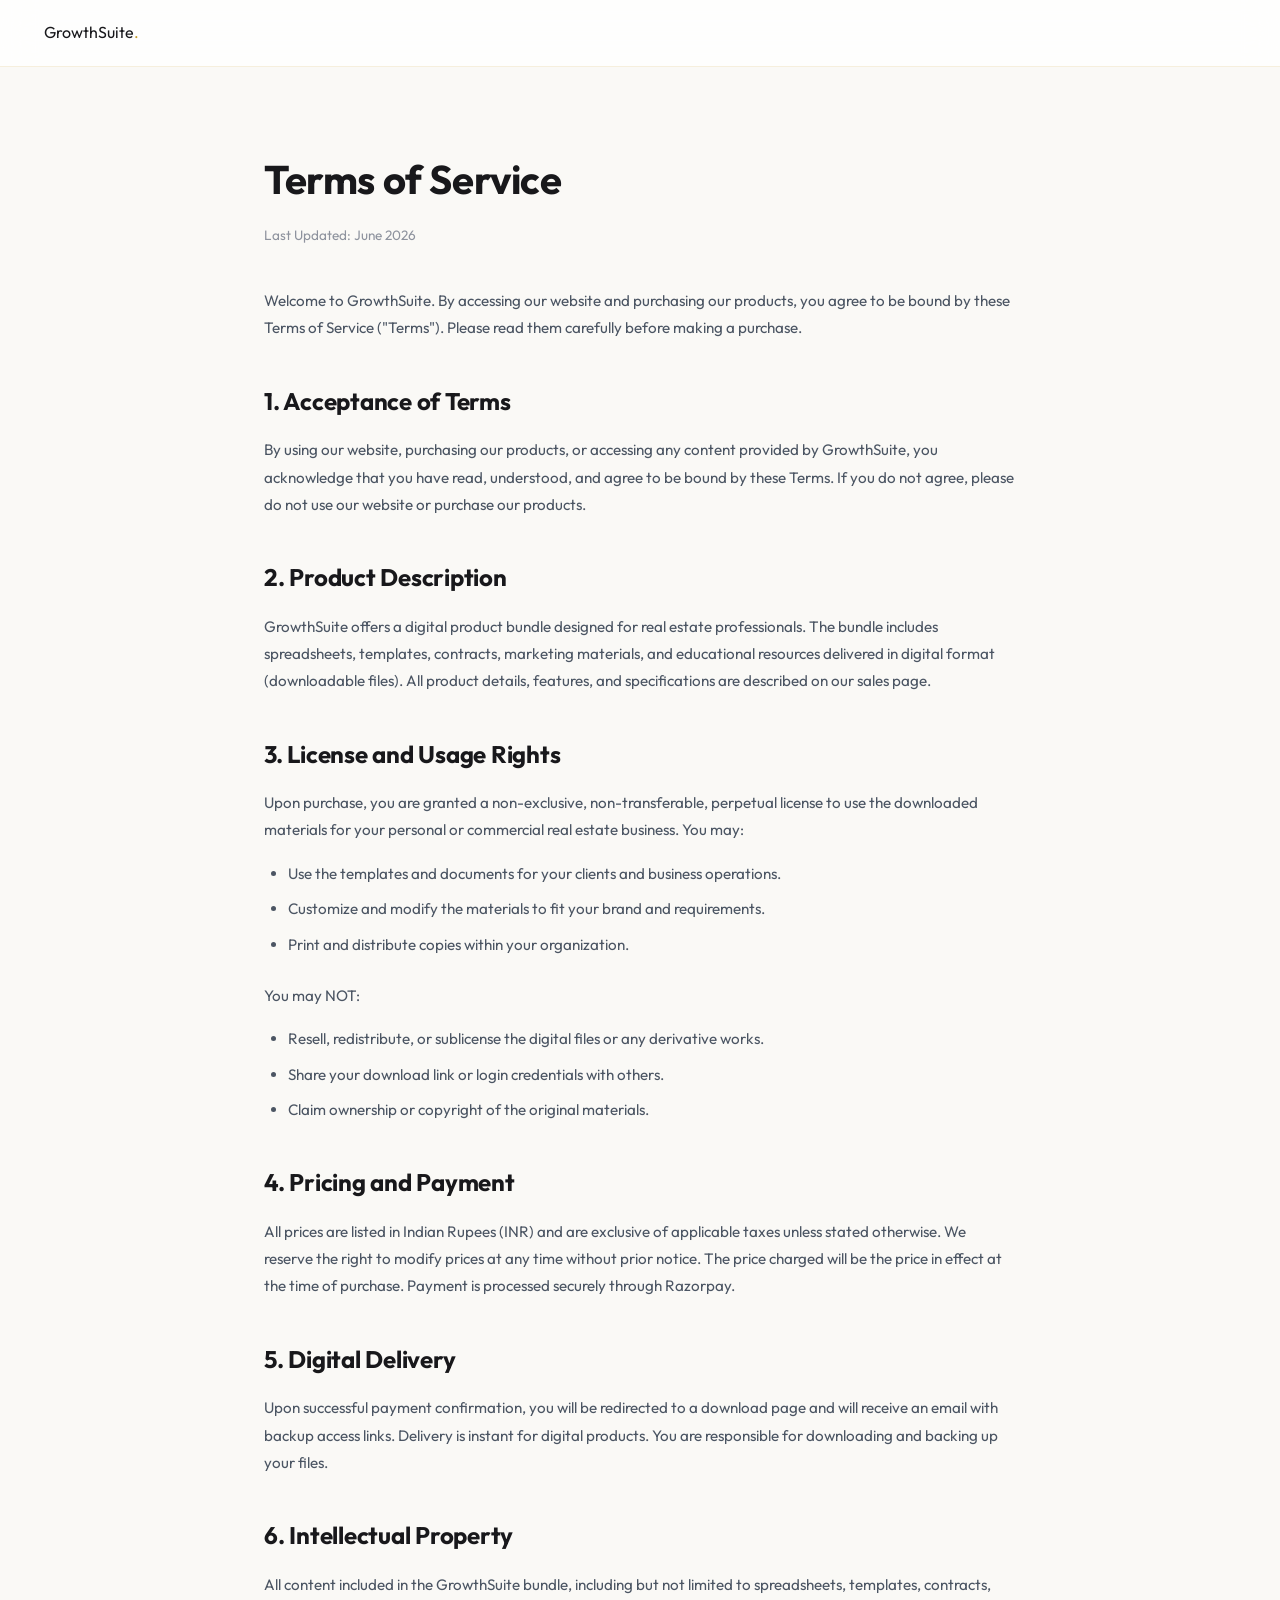
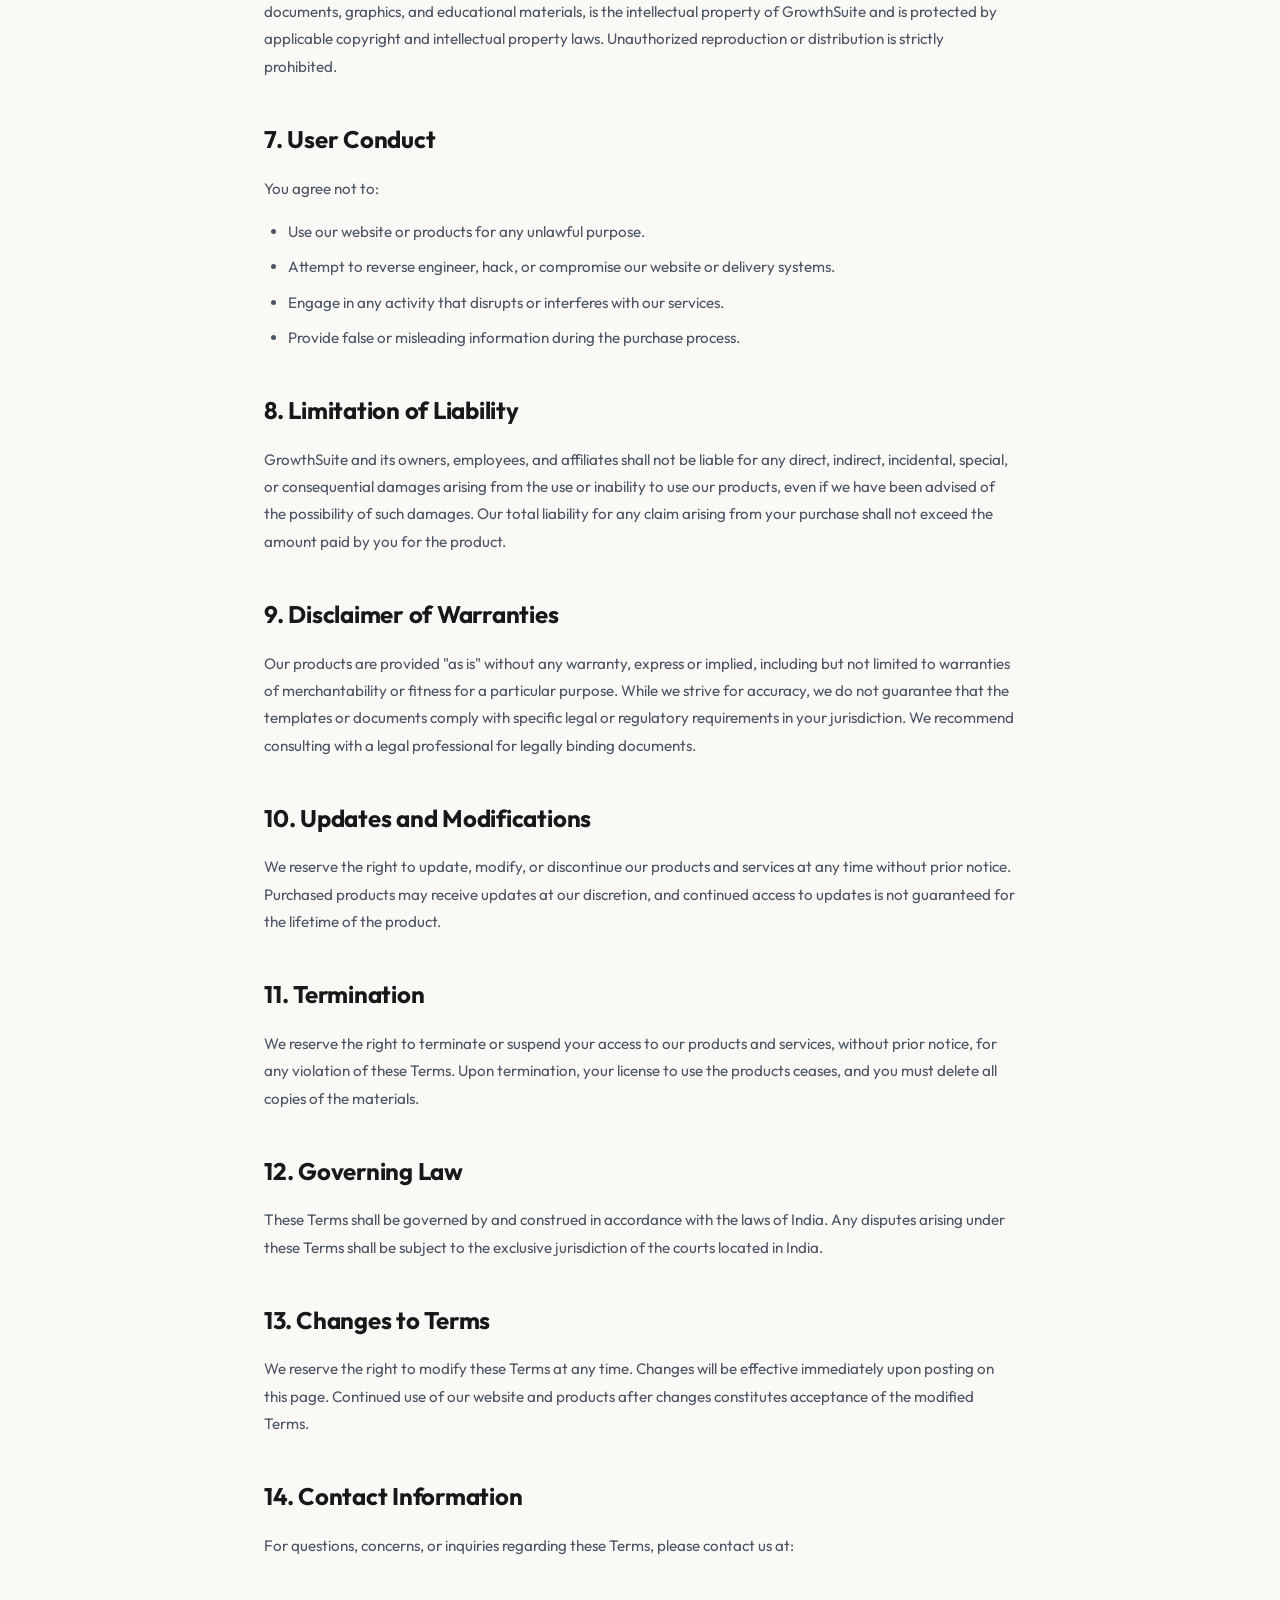
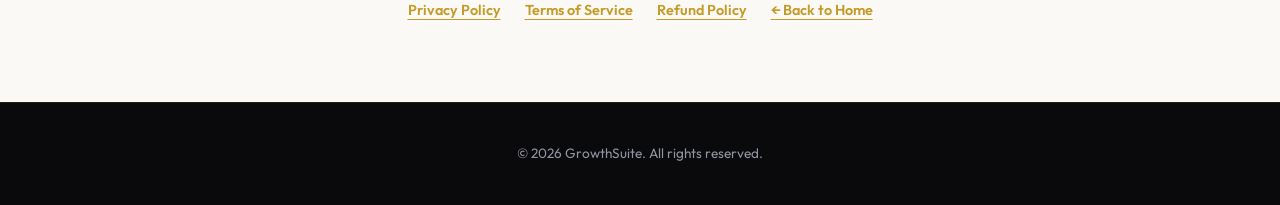
<file: legal/terms.html>
<!DOCTYPE html>
<html lang="en">
<head>
    <meta charset="UTF-8">
    <meta name="viewport" content="width=device-width, initial-scale=1.0">
    <title>Terms of Service | GrowthSuite</title>
    <link rel="stylesheet" href="../style.css">
    <style>
        .policy-section { padding: 80px 0; }
        .policy-container { max-width: 800px; margin: 0 auto; }
        .policy-container h1 { font-size: 2.5rem; margin-bottom: 12px; }
        .policy-container .last-updated { color: var(--text-muted); font-size: 0.85rem; margin-bottom: 40px; }
        .policy-container h2 { font-size: 1.5rem; margin-top: 40px; margin-bottom: 16px; color: var(--text-primary); }
        .policy-container p { color: var(--text-secondary); line-height: 1.8; margin-bottom: 16px; font-size: 0.95rem; }
        .policy-container ul { margin: 16px 0 24px 24px; color: var(--text-secondary); line-height: 1.8; font-size: 0.95rem; }
        .policy-container ul li { margin-bottom: 8px; }
        .policy-container strong { color: var(--text-primary); }
        .policy-nav { display: flex; gap: 24px; justify-content: center; margin-top: 40px; flex-wrap: wrap; }
        .policy-nav a { color: var(--accent-gold); font-weight: 600; font-size: 0.9rem; text-decoration: underline; text-underline-offset: 4px; }
    </style>
</head>
<body>

    <nav class="navbar" id="navbar">
        <div class="container">
            <a href="../index.html" class="logo">GrowthSuite<span style="color: var(--accent-gold);">.</span></a>
        </div>
    </nav>

    <section class="policy-section">
        <div class="container policy-container">
            <h1>Terms of Service</h1>
            <p class="last-updated">Last Updated: June 2026</p>

            <p>Welcome to GrowthSuite. By accessing our website and purchasing our products, you agree to be bound by these Terms of Service ("Terms"). Please read them carefully before making a purchase.</p>

            <h2>1. Acceptance of Terms</h2>
            <p>By using our website, purchasing our products, or accessing any content provided by GrowthSuite, you acknowledge that you have read, understood, and agree to be bound by these Terms. If you do not agree, please do not use our website or purchase our products.</p>

            <h2>2. Product Description</h2>
            <p>GrowthSuite offers a digital product bundle designed for real estate professionals. The bundle includes spreadsheets, templates, contracts, marketing materials, and educational resources delivered in digital format (downloadable files). All product details, features, and specifications are described on our sales page.</p>

            <h2>3. License and Usage Rights</h2>
            <p>Upon purchase, you are granted a non-exclusive, non-transferable, perpetual license to use the downloaded materials for your personal or commercial real estate business. You may:</p>
            <ul>
                <li>Use the templates and documents for your clients and business operations.</li>
                <li>Customize and modify the materials to fit your brand and requirements.</li>
                <li>Print and distribute copies within your organization.</li>
            </ul>
            <p>You may NOT:</p>
            <ul>
                <li>Resell, redistribute, or sublicense the digital files or any derivative works.</li>
                <li>Share your download link or login credentials with others.</li>
                <li>Claim ownership or copyright of the original materials.</li>
            </ul>

            <h2>4. Pricing and Payment</h2>
            <p>All prices are listed in Indian Rupees (INR) and are exclusive of applicable taxes unless stated otherwise. We reserve the right to modify prices at any time without prior notice. The price charged will be the price in effect at the time of purchase. Payment is processed securely through Razorpay.</p>

            <h2>5. Digital Delivery</h2>
            <p>Upon successful payment confirmation, you will be redirected to a download page and will receive an email with backup access links. Delivery is instant for digital products. You are responsible for downloading and backing up your files.</p>

            <h2>6. Intellectual Property</h2>
            <p>All content included in the GrowthSuite bundle, including but not limited to spreadsheets, templates, contracts, documents, graphics, and educational materials, is the intellectual property of GrowthSuite and is protected by applicable copyright and intellectual property laws. Unauthorized reproduction or distribution is strictly prohibited.</p>

            <h2>7. User Conduct</h2>
            <p>You agree not to:</p>
            <ul>
                <li>Use our website or products for any unlawful purpose.</li>
                <li>Attempt to reverse engineer, hack, or compromise our website or delivery systems.</li>
                <li>Engage in any activity that disrupts or interferes with our services.</li>
                <li>Provide false or misleading information during the purchase process.</li>
            </ul>

            <h2>8. Limitation of Liability</h2>
            <p>GrowthSuite and its owners, employees, and affiliates shall not be liable for any direct, indirect, incidental, special, or consequential damages arising from the use or inability to use our products, even if we have been advised of the possibility of such damages. Our total liability for any claim arising from your purchase shall not exceed the amount paid by you for the product.</p>

            <h2>9. Disclaimer of Warranties</h2>
            <p>Our products are provided "as is" without any warranty, express or implied, including but not limited to warranties of merchantability or fitness for a particular purpose. While we strive for accuracy, we do not guarantee that the templates or documents comply with specific legal or regulatory requirements in your jurisdiction. We recommend consulting with a legal professional for legally binding documents.</p>

            <h2>10. Updates and Modifications</h2>
            <p>We reserve the right to update, modify, or discontinue our products and services at any time without prior notice. Purchased products may receive updates at our discretion, and continued access to updates is not guaranteed for the lifetime of the product.</p>

            <h2>11. Termination</h2>
            <p>We reserve the right to terminate or suspend your access to our products and services, without prior notice, for any violation of these Terms. Upon termination, your license to use the products ceases, and you must delete all copies of the materials.</p>

            <h2>12. Governing Law</h2>
            <p>These Terms shall be governed by and construed in accordance with the laws of India. Any disputes arising under these Terms shall be subject to the exclusive jurisdiction of the courts located in India.</p>

            <h2>13. Changes to Terms</h2>
            <p>We reserve the right to modify these Terms at any time. Changes will be effective immediately upon posting on this page. Continued use of our website and products after changes constitutes acceptance of the modified Terms.</p>

            <h2>14. Contact Information</h2>
            <p>For questions, concerns, or inquiries regarding these Terms, please contact us at:</p>
            <div class="policy-nav">
                <a href="privacy.html">Privacy Policy</a>
                <a href="terms.html">Terms of Service</a>
                <a href="refund.html">Refund Policy</a>
                <a href="../index.html">&larr; Back to Home</a>
            </div>
        </div>
    </section>

    <footer style="border-top: 1px solid var(--border-glass); padding: 40px 0; text-align: center;">
        <div class="container">
            <p style="font-size: 0.85rem; color: var(--text-muted);">&copy; 2026 GrowthSuite. All rights reserved.</p>
        </div>
    </footer>

</body>
</html>
</file>
<file: style.css>
@import url('https://fonts.googleapis.com/css2?family=Outfit:wght@300;400;500;600;700;800&family=Inter:wght@300;400;500;600;700&family=Playfair+Display:wght@600;700;800;900&display=swap');

:root {
    /* Luxury Light Palette (Alabaster & Champagne Gold) */
    --bg-deep: #FAF9F6; /* Cream Alabaster */
    --bg-card: #FFFFFF; /* Pure White */
    --bg-card-hover: #F6F4EE; /* Soft Warm Tint */
    --bg-glass: rgba(255, 255, 255, 0.8);
    --border-glass: rgba(197, 155, 39, 0.15); /* Delicate Warm Gold Borders */
    --border-glass-hover: rgba(197, 155, 39, 0.35);
    
    --accent-gold: #C59B27; /* Solid gold for text readability on light bg */
    --accent-gold-light: #D4AF37; /* Standard luxury gold */
    --accent-gold-gradient: linear-gradient(135deg, #D4AF37 0%, #B59023 50%, #917116 100%);
    --accent-gold-glow: rgba(197, 155, 39, 0.08);
    
    --text-primary: #18181B; /* Crisp Titanium Dark Grey */
    --text-secondary: #4B5563; /* Soft Steel Grey */
    --text-muted: #8E939E;
    --text-gold: #AC8419; /* High contrast gold for headers */
    
    /* Structure */
    --radius-lg: 16px;
    --radius-md: 10px;
    --radius-sm: 6px;
    --transition-fast: 0.2s cubic-bezier(0.4, 0, 0.2, 1);
    --transition-smooth: 0.4s cubic-bezier(0.4, 0, 0.2, 1);
    
    /* Typography */
    --font-heading: 'Outfit', sans-serif;
    --font-body: 'Outfit', sans-serif;
    
    /* Light Mode Shadows */
    --shadow-soft: 0 10px 30px rgba(0, 0, 0, 0.04), 0 1px 3px rgba(0, 0, 0, 0.02);
    --shadow-hover: 0 20px 40px rgba(197, 155, 39, 0.06), 0 1px 8px rgba(0, 0, 0, 0.04);
}

/* Base resets & styles */
* {
    margin: 0;
    padding: 0;
    box-sizing: border-box;
}

html {
    scroll-behavior: smooth;
    background-color: var(--bg-deep);
}

body {
    font-family: var(--font-body);
    background-color: var(--bg-deep);
    color: var(--text-primary);
    line-height: 1.6;
    font-size: 16px;
    overflow-x: hidden;
}

h1, h2, h3, h4, h5, h6 {
    font-family: var(--font-heading);
    color: var(--text-primary);
    font-weight: 700;
    letter-spacing: -0.01em;
}

a {
    color: inherit;
    text-decoration: none;
}

/* Utility Classes */
.container {
    max-width: 1240px;
    margin: 0 auto;
    padding: 0 24px;
    position: relative;
}

.flex-between {
    display: flex;
    justify-content: space-between;
    align-items: center;
}

.text-gold {
    background: var(--accent-gold-gradient);
    -webkit-background-clip: text;
    -webkit-text-fill-color: transparent;
    display: inline-block;
}

.text-center { text-align: center; }
.mb-10 { margin-bottom: 10px; }
.mb-20 { margin-bottom: 20px; }
.mb-30 { margin-bottom: 30px; }
.mb-40 { margin-bottom: 40px; }
.mb-60 { margin-bottom: 60px; }
.mt-40 { margin-top: 40px; }
.mt-60 { margin-top: 60px; }

/* Section Header Typography */
.section-title {
    font-size: 3rem;
    font-weight: 800;
    line-height: 1.15;
    margin-bottom: 16px;
}

.section-subtitle {
    font-size: 1.125rem;
    color: var(--text-secondary);
    max-width: 680px;
    margin: 0 auto 50px auto;
    font-weight: 400;
}

.heading-italic {
    font-style: italic;
    font-weight: 700;
}

.num {
    font-family: 'Outfit', sans-serif;
    font-variant-numeric: tabular-nums;
}

/* Buttons */
.btn {
    display: inline-flex;
    align-items: center;
    justify-content: center;
    padding: 16px 36px;
    font-family: var(--font-body);
    font-weight: 700;
    text-transform: uppercase;
    letter-spacing: 0.04em;
    word-spacing: 0.08em;
    cursor: pointer;
    transition: var(--transition-smooth);
    border-radius: var(--radius-md);
    position: relative;
    overflow: hidden;
}

.btn-gold {
    background: var(--accent-gold-gradient);
    color: #FFFFFF;
    border: none;
    box-shadow: 0 4px 20px var(--accent-gold-glow);
}

.btn-gold::before {
    content: '';
    position: absolute;
    top: 0;
    left: -100%;
    width: 50%;
    height: 100%;
    background: linear-gradient(
        to right,
        rgba(255, 255, 255, 0) 0%,
        rgba(255, 255, 255, 0.3) 50%,
        rgba(255, 255, 255, 0) 100%
    );
    transform: skewX(-25deg);
    transition: 0.75s;
}

.btn-gold:hover::before {
    left: 150%;
}

.btn-gold:hover {
    transform: translateY(-2px);
    box-shadow: 0 8px 30px rgba(197, 155, 39, 0.35);
}

.btn-outline {
    background: var(--accent-gold-gradient);
    color: #ffffff;
    border: 1px solid var(--border-glass);
    backdrop-filter: blur(10px);
    box-shadow: var(--shadow-soft);
}

.btn-outline:hover {
    background: var(--bg-card-hover);
    border-color: var(--accent-gold-light);
    transform: translateY(-2px);
}

.btn-primary {
    background: #111115;
    color: #FFFFFF;
    border: 1px solid #111115;
}

.btn-primary:hover {
    background: var(--accent-gold-gradient);
    color: #FFF;
    border-color: transparent;
    transform: translateY(-2px);
    box-shadow: 0 8px 24px var(--accent-gold-glow);
}

/* Animations */
@keyframes pulse-gold {
    0% { box-shadow: 0 0 0 0 rgba(197, 155, 39, 0.3); }
    70% { box-shadow: 0 0 0 10px rgba(197, 155, 39, 0); }
    100% { box-shadow: 0 0 0 0 rgba(197, 155, 39, 0); }
}

/* Scroll Animation classes (manipulated by JS) */
.reveal {
    opacity: 0;
    transform: translateY(30px);
    transition: opacity 0.8s ease, transform 0.8s ease;
}

.reveal.active {
    opacity: 1;
    transform: translateY(0);
}

/* Top Announcement Bar (Anchored dark accent) */
.top-bar {
    background: #111115;
    color: #FFF6E0;
    text-align: center;
    padding: 12px 24px;
    font-size: 0.85rem;
    font-weight: 600;
    letter-spacing: 0.1em;
    border-bottom: 1px solid var(--border-glass);
    text-transform: uppercase;
    display: flex;
    justify-content: center;
    align-items: center;
    gap: 8px;
}

.top-bar-dot {
    flex-shrink: 0;
    width: 8px;
    height: 8px;
    background-color: var(--accent-gold-light);
    border-radius: 50%;
    animation: pulse-red-dot 1.5s infinite ease-in-out;
}

@keyframes pulse-red-dot {
    0%, 100% { opacity: 1; }
    50% { opacity: 0.3; }
}

.top-bar-text {
    display: flex;
    align-items: center;
}

.marquee-inner {
    white-space: nowrap;
}

.marquee-content[aria-hidden="true"] {
    display: none;
}

/* Navigation */
.navbar {
    padding: 20px 0;
    background: var(--bg-glass);
    backdrop-filter: blur(16px);
    border-bottom: 1px solid var(--border-glass);
    position: sticky;
    top: 0;
    z-index: 200;
    transition: var(--transition-smooth);
}

.nav-right {
    display: flex;
    align-items: center;
    gap: 16px;
}

/* Hamburger Button */
.hamburger {
    display: none;
    flex-direction: column;
    justify-content: space-between;
    width: 28px;
    height: 20px;
    background: transparent;
    border: none;
    cursor: pointer;
    padding: 0;
    z-index: 201;
    flex-shrink: 0;
}

.hamburger span {
    display: block;
    height: 2px;
    width: 100%;
    background: var(--text-primary);
    border-radius: 2px;
    transition: transform 0.3s ease, opacity 0.3s ease;
    transform-origin: center;
}

.hamburger.open span:nth-child(1) {
    transform: translateY(9px) rotate(45deg);
}
.hamburger.open span:nth-child(2) {
    opacity: 0;
    transform: scaleX(0);
}
.hamburger.open span:nth-child(3) {
    transform: translateY(-9px) rotate(-45deg);
}

.navbar.scrolled {
    padding: 14px 0;
    background: rgba(250, 249, 246, 0.95);
    box-shadow: 0 4px 20px rgba(0, 0, 0, 0.05);
}

.logo {
    display: flex;
    align-items: center;
}

.logo-img {
    height: 48px;
    width: auto;
}

.razorpay-badge {
    display: inline-block;
    margin-top: 10px;
    height: auto;
    width: auto;
    max-width: 31%;
    opacity: 0.75;
    vertical-align: middle;
    border-radius: 6px;
    border: 1px solid rgba(5, 150, 105, 0.3);
    box-shadow: 0 0 12px rgba(5, 150, 105, 0.1);
}

@media (max-width: 900px) {
   .razorpay-badge{
        max-width: 100%;
   }
}

.nav-links {
    display: flex;
    gap: 40px;
    list-style: none;
}

.nav-links a {
    font-size: 0.9rem;
    font-weight: 600;
    text-transform: uppercase;
    letter-spacing: 0.05em;
    color: var(--text-secondary);
    transition: var(--transition-fast);
}

.nav-links a:hover {
    color: var(--accent-gold);
}

/* Redesigned Hero style defined below */

/* Timer Styling */
.timer-container {
    display: flex;
    justify-content: flex-start;
    gap: 16px;
    margin-bottom: 40px;
}

.timer-block {
    text-align: center;
}

.timer-value {
    background: var(--bg-card);
    color: var(--text-primary);
    font-family: var(--font-heading);
    font-size: 2.25rem;
    font-weight: 700;
    padding: 12px 18px;
    min-width: 80px;
    border-radius: var(--radius-md);
    border: 1px solid var(--border-glass);
    box-shadow: var(--shadow-soft);
    position: relative;
}

.timer-value::after {
    content: '';
    position: absolute;
    bottom: 0;
    left: 0;
    width: 100%;
    height: 3px;
    background: var(--accent-gold-gradient);
    border-bottom-left-radius: var(--radius-md);
    border-bottom-right-radius: var(--radius-md);
}

.timer-label {
    font-size: 0.7rem;
    text-transform: uppercase;
    letter-spacing: 0.1em;
    margin-top: 8px;
    color: var(--text-secondary);
    font-weight: 700;
}

/* Pricing Tag */
.hero-price-container {
    display: flex;
    align-items: center;
    gap: 20px;
    margin-bottom: 40px;
}

.hero-price-tag {
    background: rgba(197, 155, 39, 0.06);
    border: 1px solid rgba(197, 155, 39, 0.15);
    padding: 12px 24px;
    border-radius: var(--radius-md);
    display: inline-flex;
    align-items: baseline;
    gap: 10px;
    box-shadow: var(--shadow-soft);
}

.hero-price-tag .current-price {
    font-size: 2rem;
    font-family: var(--font-heading);
    font-weight: 800;
    color: var(--text-gold);
}

.hero-price-tag .old-price {
    text-decoration: line-through;
    color: #EF4444;
    font-size: 1.1rem;
}

.badge-discount {
    background: linear-gradient(135deg, #DC2626, #EF4444);
    color: #FFF;
    font-size: 0.8rem;
    font-weight: 700;
    padding: 6px 12px;
    border-radius: 4px;
    text-transform: uppercase;
    letter-spacing: 0.05em;
}

.hero-image-wrapper {
    flex: 0.85;
    position: relative;
}

.hero-image-wrapper::after {
    content: '';
    position: absolute;
    top: 50%;
    left: 50%;
    width: 110%;
    height: 110%;
    transform: translate(-50%, -50%);
    background: radial-gradient(circle, rgba(197, 155, 39, 0.06) 0%, transparent 65%);
    z-index: -1;
}

.hero-image-frame {
    position: relative;
    border-radius: var(--radius-lg);
    border: 2px solid rgba(197, 155, 39, 0.2);
    padding: 8px;
    background: rgba(255, 255, 255, 0.5);
    box-shadow: 0 30px 60px rgba(0, 0, 0, 0.08);
    transition: var(--transition-smooth);
}

.hero-image-frame:hover {
    transform: translateY(-5px) rotate(1deg);
    border-color: var(--accent-gold-light);
    box-shadow: 0 40px 80px rgba(197, 155, 39, 0.15);
}

.hero-image-frame img {
    width: 100%;
    height: auto;
    border-radius: 10px;
    display: block;
    border: 1px solid var(--border-glass);
}

.floating-trust-card {
    position: absolute;
    bottom: 20px;
    left: -30px;
    background: var(--bg-card);
    border: 1px solid var(--border-glass);
    border-radius: 12px;
    padding: 14px 20px;
    display: flex;
    align-items: center;
    gap: 12px;
    box-shadow: 0 10px 30px rgba(0, 0, 0, 0.06);
    animation: float 3s ease-in-out infinite;
    z-index: 10;
}

.trust-avatar {
    width: 36px;
    height: 36px;
    background: rgba(197, 155, 39, 0.1);
    color: var(--accent-gold);
    border-radius: 50%;
    display: flex;
    align-items: center;
    justify-content: center;
    font-size: 1.1rem;
}

.trust-info {
    display: flex;
    flex-direction: column;
    font-size: 0.78rem;
    text-align: left;
}

.trust-info strong {
    color: var(--text-primary);
    font-weight: 700;
}

.trust-info span {
    color: var(--text-secondary);
}

@keyframes float {
    0% { transform: translateY(0); }
    50% { transform: translateY(-8px); }
    100% { transform: translateY(0); }
}

/* Demo Video Section */
.demo-section {
    padding: 120px 0;
    border-top: 1px solid var(--border-glass);
}

.video-wrapper {
    max-width: 1000px;
    margin: 0 auto;
    position: relative;
    padding-bottom: 56.25%; /* 16:9 Aspect Ratio */
    height: 0;
    background: #E5E7EB;
    border-radius: var(--radius-lg);
    border: 1px solid var(--border-glass);
    overflow: hidden;
    box-shadow: 0 20px 50px rgba(0, 0, 0, 0.08);
}

.video-wrapper iframe {
    position: absolute;
    top: 0;
    left: 0;
    width: 100%;
    height: 100%;
    border: 0;
    z-index: 5;
}

.video-wrapper::before {
    content: '';
    position: absolute;
    top: 0;
    left: 0;
    width: 100%;
    height: 100%;
    background: linear-gradient(0deg, rgba(250, 249, 246, 0.5) 0%, rgba(250, 249, 246, 0.1) 100%);
    z-index: 1;
    transition: var(--transition-smooth);
}

.video-wrapper:hover::before {
    background: linear-gradient(0deg, rgba(250, 249, 246, 0.6) 0%, rgba(250, 249, 246, 0.2) 100%);
}

.video-wrapper img {
    position: absolute;
    top: 0;
    left: 0;
    width: 100%;
    height: 100%;
    object-fit: cover;
}

.video-placeholder-text {
    position: absolute;
    top: 0;
    left: 0;
    width: 100%;
    height: 100%;
    z-index: 2;
    display: flex;
    flex-direction: column;
    align-items: center;
    justify-content: center;
    color: var(--text-primary);
    padding: 40px;
}

.video-play-btn {
    width: 90px;
    height: 90px;
    background: var(--accent-gold-gradient);
    border-radius: 50%;
    display: flex;
    align-items: center;
    justify-content: center;
    font-size: 2.25rem;
    color: #FFF;
    margin-bottom: 24px;
    padding-left: 6px;
    box-shadow: 0 0 0 0 rgba(197, 155, 39, 0.4);
    animation: pulse-gold 2s infinite;
    transition: var(--transition-smooth);
}

.video-wrapper:hover .video-play-btn {
    transform: scale(1.1);
    box-shadow: 0 0 0 15px rgba(197, 155, 39, 0);
}

.video-placeholder-text h3 {
    font-size: 1.75rem;
    font-weight: 700;
    margin-bottom: 8px;
    color: #111115;
    text-shadow: 0 2px 4px rgba(255,255,255,0.8);
}

.video-placeholder-text p {
    color: #374151;
    font-size: 1rem;
    font-weight: 600;
    text-shadow: 0 2px 4px rgba(255,255,255,0.8);
}

/* Steps Section */
.steps-section {
    padding: 120px 0;
    background: linear-gradient(180deg, #F3F2EC 0%, var(--bg-deep) 100%);
    border-top: 1px solid var(--border-glass);
    border-bottom: 1px solid var(--border-glass);
}

.steps-track {
    display: grid;
    grid-template-columns: repeat(3, 1fr);
    gap: 32px;
    position: relative;
}

@media (min-width: 901px) {
    .steps-track::before {
        content: '';
        position: absolute;
        top: 44px;
        left: 16%;
        right: 16%;
        height: 2px;
        background: linear-gradient(to right, var(--accent-gold), var(--accent-gold-light), var(--accent-gold));
        opacity: 0.2;
        z-index: 0;
    }
}

.step-card {
    background: var(--bg-card);
    border: 1px solid var(--border-glass);
    border-radius: var(--radius-lg);
    padding: 32px 28px;
    box-shadow: var(--shadow-soft);
    transition: var(--transition-smooth);
    position: relative;
    overflow: hidden;
    display: flex;
    flex-direction: column;
    align-items: center;
    text-align: center;
    border-top: 3px solid var(--accent-gold);
}

.step-card:hover {
    border-color: var(--accent-gold-light);
    box-shadow: var(--shadow-hover);
    transform: translateY(-6px);
}

.step-card-num {
    font-family: var(--font-heading);
    font-size: 4rem;
    font-weight: 800;
    color: var(--accent-gold);
    opacity: 0.06;
    position: absolute;
    top: -6px;
    right: 10px;
    line-height: 1;
    pointer-events: none;
    user-select: none;
}

.step-icon-box {
    width: 56px;
    height: 56px;
    border-radius: 50%;
    background: rgba(197, 155, 39, 0.08);
    border: 1px solid rgba(197, 155, 39, 0.15);
    color: var(--accent-gold);
    display: flex;
    align-items: center;
    justify-content: center;
    margin-bottom: 20px;
    position: relative;
    z-index: 1;
    transition: var(--transition-smooth);
}

.step-card:hover .step-icon-box {
    background: var(--accent-gold-gradient);
    color: #FFFFFF;
    border-color: transparent;
    transform: scale(1.08);
    box-shadow: 0 6px 20px rgba(197, 155, 39, 0.3);
}

.step-icon-box svg {
    width: 26px;
    height: 26px;
}

.step-card h3 {
    font-size: 1.25rem;
    font-weight: 700;
    margin-bottom: 12px;
    color: var(--text-primary);
    position: relative;
    z-index: 1;
}

.step-card p {
    color: var(--text-secondary);
    font-size: 0.9rem;
    line-height: 1.6;
    position: relative;
    z-index: 1;
}

.hero {
    padding: 100px 0 120px;
    position: relative;
    background-image: radial-gradient(circle at 80% 20%, rgba(197, 155, 39, 0.08) 0%, transparent 60%),
                      radial-gradient(circle at 10% 80%, rgba(197, 155, 39, 0.04) 0%, transparent 50%);
}

.hero-content {
    display: flex;
    align-items: center;
    justify-content: space-between;
    gap: 80px;
}

.hero-text {
    flex: 1.2;
    max-width: 650px;
}

.hero-badge {
    background: rgba(5, 150, 105, 0.08);
    border: 1px solid rgba(5, 150, 105, 0.2);
    border-radius: 30px;
    padding: 6px 16px;
    display: inline-flex;
    align-items: center;
    gap: 8px;
    margin-bottom: 24px;
    font-size: 0.8rem;
    font-weight: 700;
    box-shadow: var(--shadow-soft);
}

.star-rating {
    color: #059669;
    letter-spacing: 1px;
}

.badge-text {
    color: #059669;
    text-transform: uppercase;
    letter-spacing: 0.05em;
}

.hero-main-title {
    font-size: 3.85rem;
    font-weight: 800;
    line-height: 1.1;
    margin-bottom: 20px;
    letter-spacing: -0.02em;
    color: var(--text-primary);
}

.hero-desc {
    font-size: 1.125rem;
    color: var(--text-secondary);
    margin-bottom: 30px;
    line-height: 1.7;
}

.hero-highlights {
    list-style: none;
    margin-bottom: 36px;
    display: flex;
    flex-direction: column;
    gap: 12px;
}

.hero-highlights li {
    display: flex;
    align-items: center;
    gap: 10px;
    font-size: 0.95rem;
    color: var(--text-secondary);
}

.hero-highlights svg {
    width: 18px;
    height: 18px;
    color: #059669;
    flex-shrink: 0;
}

.hero-cta-wrapper {
    display: flex;
    flex-direction: column;
    align-items: center;
    gap: 10px;
}

.hero-cta-wrapper .razorpay-badge,
.cta-content .razorpay-badge {
    display: block;
    margin-left: auto;
    margin-right: auto;
    width: 100%;
    max-width: 420px;
}

.btn-hero-cta {
    font-size: 1.1rem;
    padding: 18px 40px;
    width: 100%;
    max-width: 420px;
}

.cta-note {
    font-size: 0.78rem;
    color: var(--text-muted);
    letter-spacing: 0.05em;
    padding-left: 4px;
}

/* Modules Section */
.modules-section {
    padding: 120px 0;
}

.modules-grid {
    display: grid;
    grid-template-columns: repeat(3, 1fr);
    gap: 20px;
}

.module-card {
    background: var(--bg-card);
    border: 1px solid var(--border-glass);
    border-radius: var(--radius-lg);
    padding: 24px;
    box-shadow: var(--shadow-soft);
    cursor: pointer;
    transition: var(--transition-smooth);
    position: relative;
    overflow: hidden;
    display: flex;
    flex-direction: column;
    border-top: 3px solid var(--card-accent, var(--accent-gold));
}

.module-card:hover {
    border-color: var(--card-accent, var(--accent-gold-light));
    box-shadow: 0 20px 40px color-mix(in srgb, var(--card-accent, var(--accent-gold)) 10%, transparent), 0 1px 8px rgba(0, 0, 0, 0.04);
    transform: translateY(-4px);
}

.module-card-header {
    display: flex;
    align-items: center;
    gap: 12px;
    margin-bottom: 4px;
    position: relative;
    z-index: 1;
}

.module-icon {
    width: 28px;
    height: 28px;
    color: var(--card-accent, var(--accent-gold));
    flex-shrink: 0;
    display: flex;
    align-items: center;
    justify-content: center;
}

.module-icon svg {
    width: 100%;
    height: 100%;
}

.module-card-header h3 {
    font-size: 1rem;
    font-weight: 700;
    line-height: 1.3;
    flex: 1;
    margin-bottom: 0;
}

.module-expand {
    display: none;
    font-size: 1.3rem;
    font-weight: 300;
    color: var(--card-accent, var(--accent-gold));
    flex-shrink: 0;
    transition: transform 0.3s ease;
    line-height: 1;
}

.module-card.active .module-expand {
    transform: rotate(45deg);
}

.module-num {
    font-family: var(--font-heading);
    font-size: 4rem;
    font-weight: 800;
    color: var(--card-accent, var(--accent-gold));
    opacity: 0.06;
    position: absolute;
    top: -8px;
    right: 8px;
    line-height: 1;
    pointer-events: none;
    user-select: none;
}

.module-card-body {
    max-height: none;
    overflow: visible;
}

.module-card.active .module-card-body {
    max-height: none;
}

.module-desc {
    font-size: 0.85rem;
    color: var(--text-secondary);
    line-height: 1.6;
    margin-top: 16px;
    margin-bottom: 14px;
    padding-top: 14px;
    border-top: 1px solid color-mix(in srgb, var(--card-accent, var(--accent-gold)) 15%, transparent);
}

.module-features {
    list-style: none;
    display: grid;
    grid-template-columns: 1fr 1fr;
    gap: 6px;
}

.module-features li {
    font-size: 0.8rem;
    color: var(--text-secondary);
    padding: 6px 10px;
    background: color-mix(in srgb, var(--card-accent, var(--accent-gold)) 4%, transparent);
    border: 1px solid color-mix(in srgb, var(--card-accent, var(--accent-gold)) 10%, transparent);
    border-radius: 6px;
    display: flex;
    align-items: center;
    gap: 6px;
    transition: var(--transition-fast);
}

.module-features li:hover {
    background: color-mix(in srgb, var(--card-accent, var(--accent-gold)) 8%, transparent);
    border-color: color-mix(in srgb, var(--card-accent, var(--accent-gold)) 20%, transparent);
    color: var(--text-primary);
}

.module-features li::before {
    content: '✦';
    color: var(--card-accent, var(--accent-gold));
    font-size: 0.6rem;
    flex-shrink: 0;
}

/* Gallery Section */
.gallery-section {
    padding: 120px 0;
    background: #F3F2EC;
    border-top: 1px solid var(--border-glass);
    border-bottom: 1px solid var(--border-glass);
}

.gallery-slider-wrapper {
    position: relative;
    width: 100%;
    margin: 40px auto 20px auto;
    display: flex;
    align-items: center;
    padding: 0 40px; /* Leave space for floating arrows */
}

.gallery-slider-track-container {
    width: 100%;
    overflow: hidden;
    padding: 20px 0; /* Prevents shadow clipping */
}

.gallery-slider-track {
    display: flex;
    gap: 24px;
    transition: transform 0.5s cubic-bezier(0.16, 1, 0.3, 1);
    will-change: transform;
}

.gallery-slider-item {
    flex: 0 0 calc(50% - 12px); /* 2 items per view */
    position: relative;
    border-radius: var(--radius-lg);
    border: 1px solid var(--border-glass);
    background: var(--bg-card);
    overflow: hidden;
    height: 390px; /* Elevated height to display both image and info card */
    cursor: pointer;
    transition: var(--transition-smooth);
    box-shadow: var(--shadow-soft);
    user-select: none;
    display: flex;
    flex-direction: column;
}

.gallery-slider-item img {
    width: 100%;
    height: 290px; /* Fixed height for image, leaving 100px for title info */
    object-fit: cover;
    opacity: 0.95;
    transition: var(--transition-smooth);
    flex-shrink: 0;
    border-bottom: 1px solid var(--border-glass); /* Split line */
}

.gallery-slider-item:hover img {
    transform: scale(1.03);
    opacity: 1;
}

.gallery-slider-item::after {
    content: '';
    position: absolute;
    inset: 0;
    border: 1px solid transparent;
    border-radius: var(--radius-lg);
    transition: var(--transition-fast);
    z-index: 3;
    pointer-events: none;
}

.gallery-slider-item:hover::after {
    border-color: var(--accent-gold-light);
}

.gallery-slider-item:hover {
    transform: translateY(-6px);
    box-shadow: var(--shadow-hover);
}

.gallery-overlay {
    padding: 16px 20px;
    background: var(--bg-card);
    display: flex;
    flex-direction: column;
    justify-content: center;
    flex-grow: 1;
    z-index: 2;
}

.gallery-overlay h4 {
    font-size: 1rem;
    font-weight: 700;
    margin-bottom: 4px;
    color: var(--text-primary);
}

.gallery-overlay p {
    font-size: 0.75rem;
    color: var(--text-gold);
    font-weight: 600;
    text-transform: uppercase;
    letter-spacing: 0.05em;
}

/* Slider Controls */
.slider-arrow {
    position: absolute;
    top: 50%;
    transform: translateY(-50%);
    width: 48px;
    height: 48px;
    border-radius: 50%;
    background: var(--bg-card);
    border: 1px solid var(--border-glass);
    color: var(--text-primary);
    font-size: 1rem;
    display: flex;
    align-items: center;
    justify-content: center;
    cursor: pointer;
    box-shadow: var(--shadow-soft);
    z-index: 10;
    transition: var(--transition-smooth);
}

.slider-arrow:hover {
    background: var(--bg-card-hover);
    border-color: var(--accent-gold-light);
    color: var(--accent-gold);
    box-shadow: var(--shadow-hover);
    transform: translateY(-50%) scale(1.08);
}

.slider-arrow:active {
    transform: translateY(-50%) scale(0.95);
}

.slider-arrow.prev {
    left: 0px;
}

.slider-arrow.next {
    right: 0px;
}

/* Dots Pagination */
.slider-dots {
    display: flex;
    justify-content: center;
    gap: 8px;
    margin: 20px 0 50px 0;
}

.slider-dots .dot {
    width: 8px;
    height: 8px;
    border-radius: 50%;
    background-color: var(--text-muted);
    opacity: 0.35;
    cursor: pointer;
    transition: var(--transition-smooth);
}

.slider-dots .dot:hover {
    opacity: 0.7;
}

.slider-dots .dot.active {
    background-color: var(--accent-gold);
    opacity: 1;
    width: 24px;
    border-radius: 4px;
}

/* Slider Responsiveness */
@media (max-width: 768px) {
    .gallery-slider-wrapper {
        padding: 0;
    }
    .slider-arrow {
        display: none; /* Touch swipe & dots only on mobile */
    }
    .gallery-slider-item {
        flex: 0 0 100%; /* 1 card at a time on mobile */
    }
    
}

/* Bonuses Section */
.bonuses-section {
    padding: 120px 0;
}

.bonus-grid {
    display: grid;
    grid-template-columns: repeat(3, 1fr);
    gap: 32px;
}

.bonus-image-wrapper {
    width: 100%;
    height: 242px;
    margin-bottom: 20px;
    border-radius: var(--radius-md);
    background: linear-gradient(135deg, rgba(197, 155, 39, 0.06), rgba(197, 155, 39, 0.01));
    display: flex;
    align-items: center;
    justify-content: center;
    border-bottom: 1px solid var(--border-glass);
    overflow: hidden;
}

.bonus-image-wrapper img {
    width: 100%;
    height: 100%;
    object-fit: cover;
    transition: transform 0.4s ease;
}

.bonus-card:hover .bonus-image-wrapper img {
    transform: scale(1.05);
}

.bonus-card {
    background: var(--bg-card);
    border: 1px solid var(--border-glass);
    border-radius: var(--radius-lg);
    padding: 0;
    position: relative;
    transition: var(--transition-smooth);
    display: flex;
    flex-direction: column;
    box-shadow: var(--shadow-soft);
    overflow: hidden;
}

.bonus-card > div:not(.bonus-image-wrapper):not(.bonus-features) {
    padding: 32px;
}

.bonus-card:hover {
    transform: translateY(-8px);
    border-color: var(--accent-gold-light);
    box-shadow: var(--shadow-hover);
}

.bonus-badge {
    position: static;
    display: inline-block;
    margin-bottom: 12px;
    background: rgba(5, 150, 105, 0.08);
    border: 1px solid rgba(5, 150, 105, 0.2);
    color: #059669;
    font-size: 0.75rem;
    font-weight: 700;
    padding: 4px 10px;
    border-radius: 4px;
    letter-spacing: 0.05em;
}

.bonus-card-value {
    color: var(--text-gold);
    font-family: var(--font-heading);
    font-weight: 700;
    font-size: 1rem;
    letter-spacing: 0.05em;
    text-transform: uppercase;
    margin-bottom: 16px;
    margin-top: 10px;
}

.bonus-card h4 {
    font-size: 1.35rem;
    font-weight: 700;
    line-height: 1.3;
    margin-bottom: 16px;
    color: var(--text-primary);
}

.bonus-card p {
    font-size: 0.95rem;
    color: var(--text-secondary);
    line-height: 1.6;
    margin-bottom: 24px;
}

.bonus-features {
    list-style: none;
    margin-top: auto;
    padding-top: 20px;
    border-top: 1px solid rgba(0,0,0,0.05);
}

.bonus-features li {
    font-size: 0.85rem;
    color: var(--text-secondary);
    margin-bottom: 8px;
    display: flex;
    align-items: center;
    gap: 8px;
}

.bonus-features li::before {
    content: '✓';
    color: #059669;
    font-weight: 700;
}

/* Reviews Section */
.reviews-section {
    padding: 120px 0;
    background-color: #F3F2EC;
    border-top: 1px solid var(--border-glass);
    border-bottom: 1px solid var(--border-glass);
    position: relative;
    overflow: hidden;
    overflow-x: hidden;
}

.reviews-layout {
    display: grid;
    grid-template-columns: 360px minmax(0, 1fr);
    gap: 60px;
    align-items: start;
}

.reviews-spotlight {
    position: relative;
}

.spotlight-sticky {
    position: sticky;
    top: 100px; /* Accounts for floating navbar */
}

.reviews-spotlight .section-title {
    font-size: 2.85rem;
    line-height: 1.15;
    margin-bottom: 16px;
    text-align: left;
}

.reviews-spotlight .section-subtitle {
    font-size: 1.05rem;
    color: var(--text-secondary);
    margin-bottom: 32px;
    text-align: left;
    line-height: 1.6;
}

.spotlight-card {
    background: var(--bg-card);
    border: 1px solid var(--border-glass);
    border-radius: var(--radius-lg);
    padding: 32px;
    box-shadow: var(--shadow-soft);
}

.spotlight-main {
    display: flex;
    align-items: center;
    gap: 20px;
    margin-bottom: 20px;
}

.spotlight-score {
    font-family: var(--font-heading);
    font-size: 3.5rem;
    font-weight: 800;
    color: var(--text-primary);
    line-height: 1;
}

.spotlight-stars-wrapper {
    display: flex;
    flex-direction: column;
}

.spotlight-stars-wrapper .stars {
    margin-bottom: 4px;
}

.spotlight-count {
    font-size: 0.8rem;
    color: var(--text-muted);
    font-weight: 600;
}

.verified-badge-row {
    display: flex;
    align-items: center;
    gap: 8px;
    color: var(--text-gold);
    font-size: 0.85rem;
    font-weight: 700;
    margin-bottom: 24px;
    padding-bottom: 20px;
    border-bottom: 1px solid rgba(0, 0, 0, 0.05);
}

.verified-badge-row svg {
    width: 18px;
    height: 18px;
    fill: var(--accent-gold);
}

.rating-bars {
    display: flex;
    flex-direction: column;
    gap: 12px;
}

.rating-bar-row {
    display: flex;
    align-items: center;
    gap: 12px;
    font-size: 0.8rem;
    font-weight: 600;
    color: var(--text-secondary);
}

.stars-label {
    width: 45px;
    text-align: left;
    font-weight: 700;
}

.bar-track {
    flex-grow: 1;
    height: 6px;
    background: #E5E7EB;
    border-radius: 3px;
    overflow: hidden;
}

.bar-fill {
    height: 100%;
    background: var(--accent-gold-gradient);
    border-radius: 3px;
}

.bar-percent {
    width: 32px;
    text-align: right;
    color: var(--text-muted);
}

.reviews-content {
    width: 100%;
}



.whatsapp-gallery {
    margin-top: 20px;
}

.whatsapp-gallery-title {
    font-family: var(--font-heading);
    font-size: 1.5rem;
    font-weight: 700;
    color: var(--text-primary);
    text-align: center;
    margin-bottom: 32px;
    position: relative;
}

.whatsapp-gallery-title::after {
    content: '';
    display: block;
    width: 60px;
    height: 3px;
    background: var(--accent-gold-gradient);
    margin: 12px auto 0;
    border-radius: 2px;
}

.whatsapp-grid {
    display: grid;
    grid-template-columns: repeat(3, 1fr);
    gap: 24px;
    max-width: 900px;
    margin: 0 auto;
}

.whatsapp-card {
    border-radius: var(--radius-md);
    overflow: hidden;
    box-shadow: var(--shadow-soft);
    border: 1px solid var(--border-glass);
    transition: transform 0.3s ease, box-shadow 0.3s ease;
    background: #fff;
}

.whatsapp-card:hover {
    transform: translateY(-4px);
    box-shadow: var(--shadow-hover);
}

.whatsapp-card img {
    width: 100%;
    height: auto;
    display: block;
}

@media (max-width: 1024px) {
    .reviews-layout {
        grid-template-columns: minmax(0, 1fr);
        gap: 40px;
    }
    .spotlight-sticky {
        position: relative;
        top: 0;
    }
    .reviews-spotlight .section-title {
        text-align: center;
        font-size: 2.35rem;
    }
    .reviews-spotlight .section-subtitle {
        text-align: center;
        max-width: 600px;
        margin-left: auto;
        margin-right: auto;
    }
    .spotlight-card {
        max-width: 480px;
        margin: 0 auto;
    }
    .slider-arrow {
        display: none;
    }
}

/* FAQ Section */
.faq-section {
    padding: 120px 0;
    background: linear-gradient(180deg, var(--bg) 0%, rgba(212, 175, 55, 0.03) 50%, var(--bg) 100%);
}

.faq-container {
    max-width: 800px;
    margin: 0 auto;
    display: flex;
    flex-direction: column;
    gap: 12px;
}

.faq-item {
    background: var(--bg-card);
    border: 1px solid var(--border-glass);
    border-radius: 0;
    overflow: hidden;
    transition: border-color 0.3s ease, box-shadow 0.3s ease;
    position: relative;
}

.faq-item::before {
    content: '';
    position: absolute;
    top: 0;
    left: 0;
    width: 4px;
    height: 100%;
    background: linear-gradient(180deg, var(--accent-gold-light), var(--accent-gold));
    opacity: 0;
    transition: opacity 0.3s ease;
    border-radius: 0 2px 2px 0;
}

.faq-item.active::before,
.faq-item:hover::before {
    opacity: 1;
}

.faq-item.active {
    border-color: rgba(212, 175, 55, 0.25);
    box-shadow: 0 4px 24px rgba(212, 175, 55, 0.08);
}

.faq-item:hover {
    border-color: var(--border-glass-hover);
}

.faq-header {
    padding: 22px 28px;
    display: flex;
    justify-content: space-between;
    align-items: center;
    cursor: pointer;
    user-select: none;
    gap: 16px;
}

.faq-header h4 {
    font-size: 1.1rem;
    font-weight: 600;
    font-family: var(--font-body);
    margin-bottom: 0;
    line-height: 1.4;
    color: var(--text-primary);
    letter-spacing: -0.01em;
}

.faq-icon {
    width: 28px;
    height: 28px;
    position: relative;
    flex-shrink: 0;
    border: 1.5px solid var(--accent-gold);
    border-radius: 50%;
    transition: transform 0.3s ease, background 0.3s ease;
}

.faq-icon::before, .faq-icon::after {
    content: '';
    position: absolute;
    background-color: var(--accent-gold);
    transition: transform 0.4s ease, opacity 0.3s ease;
    border-radius: 1px;
}

.faq-icon::before {
    top: 13px;
    left: 7px;
    width: 12px;
    height: 1.5px;
}

.faq-icon::after {
    top: 7px;
    left: 13px;
    width: 1.5px;
    height: 12px;
}

.faq-item.active .faq-icon {
    background: rgba(212, 175, 55, 0.1);
    transform: rotate(45deg);
}

.faq-item.active .faq-icon::after {
    opacity: 0;
    transform: rotate(90deg);
}

.faq-item.active .faq-icon::before {
    transform: rotate(180deg);
}

.faq-content {
    max-height: 0;
    overflow: hidden;
    transition: max-height 0.45s cubic-bezier(0.4, 0, 0.2, 1);
}

.faq-item.active .faq-content {
    max-height: 500px;
    transition: max-height 0.45s cubic-bezier(0.4, 0, 0.2, 1);
}

.faq-content p {
    padding: 0 28px 24px 36px;
    color: var(--text-secondary);
    font-size: 0.95rem;
    line-height: 1.7;
    position: relative;
}

.faq-content p::before {
    content: '';
    position: absolute;
    left: 28px;
    top: 0;
    bottom: 0;
    width: 1px;
    background: linear-gradient(180deg, rgba(212, 175, 55, 0.3), transparent 80%);
}

.faq-cta {
    text-align: center;
    margin-top: 48px;
}

.faq-cta-btn {
    padding: 14px 36px;
    font-size: 0.95rem;
}

/* Call to Action Final — Gold Banner with Cards */
.cta-section {
    padding: 100px 0;
    background:
        repeating-linear-gradient(0deg, transparent, transparent 39px, rgba(255,255,255,0.04) 39px, rgba(255,255,255,0.04) 40px),
        repeating-linear-gradient(90deg, transparent, transparent 39px, rgba(255,255,255,0.04) 39px, rgba(255,255,255,0.04) 40px),
        linear-gradient(135deg, #B8860B 0%, #D4AF37 30%, #C59B27 60%, #8B6914 100%);
    color: #FFFFFF;
    position: relative;
    overflow: hidden;
    border-top: 1px solid rgba(255,255,255,0.08);
    border-bottom: 1px solid rgba(255,255,255,0.08);
}

.cta-inner {
    display: flex;
    align-items: center;
    justify-content: space-between;
    gap: 60px;
}

.cta-content {
    flex: 1;
    max-width: 560px;
    text-align: left;
}

.cta-content h2 {
    font-size: 3.25rem;
    font-weight: 800;
    margin-bottom: 16px;
    color: #FFFFFF;
    line-height: 1.15;
}

.cta-content p {
    font-size: 1.15rem;
    color: rgba(255,255,255,0.85);
    margin-bottom: 36px;
    line-height: 1.7;
    max-width: 480px;
    /* margin-left: auto; */
    /* margin-right: auto; */
}

.btn-cta-pill {
    display: inline-flex;
    align-items: center;
    gap: 10px;
    padding: 18px 40px;
    background: #FFFFFF;
    color: #8B6914;
    font-family: var(--font-body);
    font-weight: 600;
    font-size: 1rem;
    border-radius: 50px;
    border: none;
    cursor: pointer;
    transition: var(--transition-smooth);
    text-transform: uppercase;
    letter-spacing: 0.04em;
    box-shadow: 0 8px 30px rgba(0,0,0,0.15);
    text-decoration: none;
}

.btn-cta-pill:hover {
    transform: translateY(-3px);
    box-shadow: 0 12px 40px rgba(0,0,0,0.25);
    background: #FFF;
    color: #8B6914;
}

/* CTA Book Image */
.cta-cards {
    flex: 0 0 380px;
    display: flex;
    align-items: center;
    justify-content: center;
}

.cta-book-image {
    width: 157%;
    /* max-width: 560px; */
    height: auto;
    display: block;
    filter: drop-shadow(0 20px 60px rgba(0,0,0,0.3));
    transition: transform 0.4s cubic-bezier(0.4, 0, 0.2, 1);
}

.cta-book-image:hover {
    transform: translateY(-6px);
}

@media (max-width: 768px) {
    .cta-inner {
        flex-direction: column;
        text-align: center;
    }
    .cta-content {
        max-width: 100%;
    }
    .cta-content p {
        margin-left: auto;
        margin-right: auto;
    }
    .cta-cards {
        flex: none;
        width: 100%;
    }
    .cta-book-image {
        max-width: 260px;
    }
}

/* Footer (grounded dark accent) */
footer {
    background-color: #0A0A0C;
    color: var(--text-muted);
    padding: 80px 0 100px;
    text-align: center;
    font-size: 0.9rem;
    border-top: 1px solid rgba(255,255,255,0.02);
}
@media (max-width: 768px) {
    footer {
            padding: 80px 0 150px !important;
    }
}
.footer-links {
    margin-bottom: 30px;
}

.footer-links a {
    color: #9CA3AF;
    margin: 0 20px;
    transition: var(--transition-fast);
    font-weight: 500;
}

.footer-links a:hover {
    color: var(--accent-gold-light);
}

footer p {
    font-size: 0.85rem;
    color: #6B7280;
}

/* Checkout Page (cart.html) Specifics */
.checkout-box {
    max-width: 680px;
    margin: 80px auto;
    background: var(--bg-card);
    padding: 48px;
    border: 1px solid var(--border-glass);
    border-radius: var(--radius-lg);
    box-shadow: 0 10px 40px rgba(0, 0, 0, 0.05);
}

.checkout-box h2 {
    font-size: 2.25rem;
    margin-bottom: 8px;
    color: var(--text-primary);
}

.order-summary {
    background: rgba(197, 155, 39, 0.02);
    padding: 10px;
    margin-bottom: 40px;
    border: 1px solid var(--border-glass);
    border-radius: var(--radius-md);
}

.order-summary h3 {
    font-size: 1.25rem;
    margin-bottom: 20px;
    border-bottom: 1px solid var(--border-glass);
    padding-bottom: 12px;
    color: var(--text-primary);
}

.order-row {
    display: flex;
    justify-content: space-between;
    padding: 10px 0;
    font-size: 0.95rem;
    color: var(--text-secondary);
}

/* Order Addons Styling (Highly Attractive Bump Offers) */
.order-addon {
    display: block;
    padding: 20px;
    background: linear-gradient(135deg, rgba(197, 155, 39, 0.05) 0%, rgba(255, 255, 255, 0.9) 100%);
    border: 2px dashed rgba(197, 155, 39, 0.35);
    border-radius: var(--radius-md);
    margin: 16px 0;
    transition: all var(--transition-smooth);
    position: relative;
    overflow: hidden;
}

.order-addon:hover {
    border-color: var(--accent-gold);
    background: linear-gradient(135deg, rgba(197, 155, 39, 0.08) 0%, rgba(255, 255, 255, 1) 100%);
    transform: translateY(-2px);
    box-shadow: 0 8px 24px rgba(197, 155, 39, 0.08);
}

.addon-badge {
    position: absolute;
    top: 0;
    right: 0;
    background: var(--accent-gold-gradient);
    color: #FFFFFF;
    font-size: 0.65rem;
    font-weight: 800;
    padding: 4px 12px;
    border-bottom-left-radius: 8px;
    text-transform: uppercase;
    letter-spacing: 0.05em;
    box-shadow: 0 2px 6px rgba(0,0,0,0.1);
}

.addon-content-wrapper {
    display: flex;
    align-items: flex-start;
    gap: 14px;
}

.addon-checkbox {
    display: flex;
    align-items: flex-start;
    gap: 12px;
    flex: 1;
    cursor: pointer;
}

.addon-checkbox input[type="checkbox"] {
    width: 22px;
    height: 22px;
    accent-color: var(--accent-gold);
    cursor: pointer;
    flex-shrink: 0;
    margin-top: 3px;
}

.addon-label {
    display: flex;
    flex-direction: column;
    gap: 4px;
    padding-right: 15px;
}

.addon-label strong {
    font-size: 1rem;
    color: var(--text-primary);
    line-height: 1.3;
}

.addon-desc {
    font-size: 0.8rem;
    color: var(--text-secondary);
    line-height: 1.4;
}

.addon-pricing-block {
    display: flex;
    flex-direction: column;
    align-items: flex-end;
    justify-content: center;
    flex-shrink: 0;
    gap: 2px;
    margin-top: 2px;
}

.addon-pricing-block .old-price {
    font-size: 0.85rem;
    text-decoration: line-through;
    color: #EF4444;
}

.addon-pricing-block .current-price {
    font-size: 1.25rem;
    font-weight: 800;
    color: #AC8419;
    font-family: 'Outfit', sans-serif;
    letter-spacing: -0.02em;
}

.addon-pricing-block .save-label {
    font-size: 0.7rem;
    color: #EF4444;
    font-weight: 700;
    background: rgba(239, 68, 68, 0.08);
    padding: 2px 6px;
    border-radius: 4px;
    text-transform: uppercase;
}

.order-product-image {
    display: flex;
    align-items: center;
    gap: 14px;
    padding: 14px 0;
    margin-bottom: 8px;
    border-bottom: 1px solid var(--border-glass);
}
.order-product-image img {
    width: 64px;
    height: 64px;
    border-radius: 8px;
    object-fit: cover;
    border: 1px solid var(--border-glass);
    box-shadow: var(--shadow-soft);
}
.order-product-details {
    display: flex;
    flex-direction: column;
    gap: 2px;
}

.order-row strong {
    color: var(--text-primary);
}

.checkout-box h3 {
    font-size: 1.25rem;
    margin-top: 30px;
    color: var(--text-primary);
}

.form-group {
    margin-bottom: 24px;
    text-align: left;
}

.form-group label {
    display: block;
    margin-bottom: 10px;
    font-weight: 700;
    font-size: 0.8rem;
    text-transform: uppercase;
    letter-spacing: 0.05em;
    color: var(--text-secondary);
}

.form-group input {
    width: 100%;
    padding: 16px;
    border: 1px solid var(--border-glass);
    background: #FFFFFF;
    font-family: var(--font-body);
    font-size: 1rem;
    color: var(--text-primary);
    border-radius: var(--radius-md);
    transition: var(--transition-fast);
}

.form-group input:focus {
    outline: none;
    border-color: var(--accent-gold);
    box-shadow: 0 0 10px rgba(197, 155, 39, 0.15);
}

.security-badge-container {
    display: flex;
    justify-content: center;
    gap: 24px;
    margin-top: 24px;
}

.security-badge {
    display: inline-flex;
    align-items: center;
    gap: 8px;
    font-size: 0.8rem;
    font-weight: 600;
    color: var(--text-secondary);
}

.security-badge svg {
    width: 16px;
    height: 16px;
    fill: var(--accent-gold);
    flex-shrink: 0;
}

/* Thank You Page (thankyou.html) Specifics */
.thankyou-box {
    max-width: 760px;
    margin: 80px auto;
    background: var(--bg-card);
    padding: 60px 48px;
    border: 1px solid var(--border-glass);
    border-radius: var(--radius-lg);
    text-align: center;
    box-shadow: 0 10px 40px rgba(0, 0, 0, 0.05);
}

.thankyou-box h1 {
    font-size: 3.5rem;
    margin-bottom: 12px;
}

.thankyou-box h2 {
    font-size: 1.75rem;
    color: var(--text-primary);
}

.thankyou-steps-container {
    background: rgba(197, 155, 39, 0.02);
    border: 1px solid var(--border-glass);
    border-radius: var(--radius-md);
    padding: 32px;
    margin: 40px 0;
    text-align: left;
}

.thankyou-steps-container h3 {
    font-size: 1.25rem;
    margin-bottom: 20px;
    color: var(--text-primary);
}

.thankyou-steps-container ol {
    margin-left: 20px;
    font-size: 0.95rem;
    color: var(--text-secondary);
}

.thankyou-steps-container li {
    margin-bottom: 16px;
    line-height: 1.6;
}

.thankyou-steps-container li strong {
    color: var(--text-primary);
}

/* ===== RESPONSIVE DESIGN ===== */

/* Large Tablets (1024px) */
@media (max-width: 1024px) {
    .modules-grid {
        grid-template-columns: repeat(2, 1fr);
    }
    /* Section padding reduction */
    .demo-section,
    .steps-section,
    .modules-section,
    .gallery-section,
    .bonuses-section,
    .reviews-section,
    .faq-section,
    .cta-section {
        padding: 80px 0;
    }
    .bonus-grid {
        grid-template-columns: repeat(2, 1fr);
    }
}

/* Tablets / Medium (900px) */
@media (max-width: 900px) {
    /* Hero */
    .hero {
        padding: 70px 0 80px;
    }
    .hero-content {
        flex-direction: column;
        text-align: center;
        gap: 40px;
    }
    .hero-text {
        max-width: 100%;
        display: flex;
        flex-direction: column;
        align-items: center;
    }
    .hero-main-title {
        font-size: 2.85rem;
    }
    .hero-image-wrapper {
        width: 100%;
        max-width: 480px;
        margin: 0 auto;
    }
    .floating-trust-card {
        left: 0;
    }
    .hero-pretitle {
        justify-content: center;
    }
    .hero-pretitle::before {
        display: none;
    }
    .timer-container {
        justify-content: center;
    }
    .hero-price-container {
        justify-content: center;
    }
    .btn-hero-cta {
        max-width: 100%;
    }

    /* Steps */
    .steps-track {
        grid-template-columns: 1fr;
        gap: 24px;
    }
    .steps-track::before {
        display: none;
    }

    /* Bonuses */
    .bonus-grid {
        grid-template-columns: repeat(2, 1fr);
        gap: 20px;
    }

    /* Section titles */
    .section-title {
        font-size: 2.35rem;
    }

    /* Nav */
    .nav-links {
        display: none;
    }
    .hamburger {
        display: flex;
    }
    .nav-cta-btn {
        display: none;
    }
}

/* Mobile (768px) */
@media (max-width: 768px) {
    /* Mobile nav overlay */
    .nav-links {
        display: flex;
        position: fixed;
        top: 0;
        left: 0;
        width: 100%;
        height: 100vh;
        background: rgba(250, 249, 246, 0.98);
        backdrop-filter: blur(20px);
        flex-direction: column;
        align-items: center;
        justify-content: center;
        gap: 32px;
        z-index: 199;
        opacity: 0;
        pointer-events: none;
        transition: opacity 0.35s ease, transform 0.35s ease;
        transform: translateY(-20px);
        list-style: none;
    }
    .nav-links.open {
        opacity: 1;
        pointer-events: all;
        transform: translateY(0);
    }
    .nav-links li a {
        font-size: 1.35rem;
        font-weight: 700;
        color: var(--text-primary);
    }
    .hamburger {
        display: flex;
    }
    .nav-cta-btn {
        display: none;
    }

    /* Hero */
    .hero {
        padding: 60px 0 70px;
    }
    .hero-main-title {
        font-size: 2.25rem;
        line-height: 1.2;
    }
    .hero-desc {
        font-size: 1rem;
    }
    .hero-highlights li {
        font-size: 0.875rem;
    }
    .hero-image-wrapper {
        display: none; /* hide on small mobile, keep page clean */
    }

    /* Sections padding */
    .demo-section,
    .steps-section,
    .modules-section,
    .gallery-section,
    .bonuses-section,
    .reviews-section,
    .faq-section,
    .cta-section {
        padding: 60px 0;
    }

    /* Section titles */
    .section-title {
        font-size: 2rem;
    }
    .section-subtitle {
        font-size: 1rem;
        margin-bottom: 36px;
    }

    /* Modules: accordion mode on mobile */
    .modules-grid {
        grid-template-columns: 1fr;
    }
    .module-features {
        grid-template-columns: 1fr;
    }
    .module-expand {
        display: block;
    }
    .module-card-body {
        max-height: 0;
        overflow: hidden;
        transition: max-height 0.45s cubic-bezier(0.4, 0, 0.2, 1);
    }
    .module-card.active .module-card-body {
        max-height: 600px;
    }

    /* Gallery slider */
    .gallery-slider-wrapper {
        padding: 0;
    }
    .slider-arrow {
        display: none;
    }
    .gallery-slider-item {
        flex: 0 0 100%;
    }

    /* Bonuses */
    .bonus-grid {
        grid-template-columns: 1fr;
        gap: 16px;
    }
    .bonus-card {
        padding: 28px 24px;
        overflow: visible;
    }
    .bonus-image-wrapper {
        height: 150px;
    }
    .bonuses-section.reveal,
    .bonuses-section.reveal.active {
        opacity: 1;
        transform: none;
    }

    /* WhatsApp gallery mobile */
    .whatsapp-gallery {
        margin-top: 40px;
    }
    .whatsapp-gallery-title {
        font-size: 1.25rem;
    }
    .whatsapp-grid {
        grid-template-columns: repeat(2, 1fr);
        gap: 16px;
    }

    /* Reviews mobile — full width, no overflow */
    .spotlight-card {
        max-width: 100%;
        padding: 24px 20px;
    }
    .spotlight-main {
        gap: 16px;
    }
    .spotlight-score {
        font-size: 2.5rem;
    }
    .reviews-content {
        overflow: hidden;
    }
    
    /* Steps */
    .steps-track {
        grid-template-columns: 1fr;
    }

    /* FAQ */
    .faq-header h4 {
        font-size: 1rem;
    }

    /* CTA */
    .cta-section h2 {
        font-size: 2.25rem;
    }

    /* Buttons scale down on mobile */
    .btn {
        padding: 14px 28px;
        font-size: 0.9rem;
    }
    .btn-hero-cta {
        padding: 14px 32px;
        font-size: 1rem;
    }
    .btn-cta-pill {
        padding: 14px 32px;
        font-size: 0.9rem;
    }

    /* Sticky bar */
    .sticky-bar {
        padding: 10px 0;
    }
    .sticky-bar-content {
        flex-direction: row;
        gap: 6px;
    }
    .sticky-title-container {
        display: none;
    }
    .sticky-counter {
        padding: 4px 10px;
        gap: 4px;
    }
    .sticky-counter-text {
        font-size: 0.75rem;
    }
    .sticky-action-container {
        flex-direction: column;
        align-items: flex-end;
        gap: 2px;
    }
    .sticky-price-tag {
        gap: 4px;
    }
    .sticky-price-tag .old-price {
        font-size: 0.7rem;
    }
    .sticky-price-tag .current-price {
        font-size: 0.95rem;
    }
    .btn-sticky-cta {
        padding: 4px 12px;
        font-size: 0.7rem;
        white-space: nowrap;
    }

    /* Checkout page mobile product layout */
    .order-addon {
        padding: 24px 20px;
    }
    .addon-content-wrapper {
        flex-wrap: wrap;
        gap: 12px;
    }
    .addon-pricing-block {
        flex-direction: row;
        gap: 14px;
        align-items: center;
        width: 100%;
        justify-content: flex-start;
        padding-left: 34px;
        margin-top: 4px;
    }
    .addon-pricing-block .current-price {
        font-size: 1.15rem;
    }
    .addon-pricing-block .old-price {
        font-size: 0.8rem;
    }
    .addon-pricing-block .save-label {
        font-size: 0.7rem;
    }
    .addon-label strong {
        font-size: 0.95rem;
    }
    .addon-desc {
        font-size: 0.78rem;
    }
}

/* Small Mobile (600px) */
@media (max-width: 600px) {
    .hero-main-title {
        font-size: 1.9rem;
    }
    .section-title {
        font-size: 1.75rem;
    }
    .module-features {
        grid-template-columns: 1fr;
    }
    .checkout-box {
        padding: 24px;
        margin: 40px auto;
    }
    .thankyou-box {
        padding: 40px 20px;
        margin: 40px auto;
    }
    .spotlight-card {
        max-width: 100%;
    }
    .reviews-section {
        padding: 50px 0;
    }
    .timer-value {
        font-size: 1.75rem;
        min-width: 64px;
        padding: 10px 14px;
    }
    .hero-price-tag .current-price {
        font-size: 1.6rem;
    }
    .cta-section h2 {
        font-size: 1.85rem;
    }
    .btn {
        padding: 12px 24px;
        font-size: 0.85rem;
    }
    .btn-hero-cta {
        padding: 12px 28px;
        font-size: 0.95rem;
    }
    .btn-cta-pill {
        padding: 12px 28px;
        font-size: 0.85rem;
    }
    footer {
        padding: 50px 0 20px;
    }
}

/* Very Small (480px) */
@media (max-width: 480px) {
    .hero-main-title {
        font-size: 1.65rem;
    }
    .container {
        padding: 0 16px;
    }
    .top-bar {
        font-size: 0.72rem;
        padding: 10px 16px;
        overflow: hidden;
    }
    .top-bar-text {
        overflow: hidden;
        min-width: 0;
    }
    .marquee-inner {
        display: inline-block;
        white-space: nowrap;
        animation: marquee 20s linear infinite;
    }
    .marquee-content[aria-hidden="true"] {
        display: inline-block;
    }
    @keyframes marquee {
        0% { transform: translateX(0); }
        100% { transform: translateX(-50%); }
    }
    .whatsapp-grid {
        grid-template-columns: 1fr;
        max-width: 380px;
    }

    .bonus-card {
        padding: 22px 18px;
    }
    .bonus-image-wrapper {
        height: 228px;
    }
    .step-card {
        padding: 22px 18px;
    }
    .gallery-section {
        padding: 50px 0;
    }
}

/* Bottom Sticky Bar Styling */
.sticky-bar {
    position: fixed;
    bottom: -120px; /* Hidden state */
    left: 0;
    width: 100%;
    background: var(--bg-glass);
    backdrop-filter: blur(20px);
    border-top: 1px solid var(--border-glass);
    padding: 14px 0;
    box-shadow: 0 -10px 40px rgba(0, 0, 0, 0.06);
    z-index: 1000;
    transition: bottom 0.4s cubic-bezier(0.16, 1, 0.3, 1);
}

.sticky-bar.visible {
    bottom: 0;
}

.sticky-bar-content {
    display: flex;
    justify-content: space-between;
    align-items: center;
    gap: 20px;
}

.sticky-title-container {
    display: flex;
    flex-direction: column;
}

.sticky-pre {
    color: #DC2626;
    font-size: 0.75rem;
    font-weight: 700;
    text-transform: uppercase;
    letter-spacing: 0.08em;
}

.sticky-title {
    font-family: var(--font-heading);
    font-size: 1.1rem;
    font-weight: 700;
    color: var(--text-primary);
}

.sticky-counter {
    display: flex;
    align-items: center;
    gap: 8px;
    background: rgba(5, 150, 105, 0.08);
    border: 1px solid rgba(5, 150, 105, 0.2);
    padding: 8px 16px;
    border-radius: var(--radius-sm);
}

.sticky-counter-icon {
    font-size: 1.2rem;
    line-height: 1;
}

.sticky-counter-text {
    font-size: 0.9rem;
    font-weight: 700;
    color: #059669;
    white-space: nowrap;
}

.sticky-counter-text .num {
    color: #059669;
    font-weight: 800;
}

.sticky-action-container {
    display: flex;
    align-items: center;
    gap: 16px;
}

.sticky-price-tag {
    display: flex;
    align-items: baseline;
    gap: 8px;
}

.sticky-price-tag .old-price {
    text-decoration: line-through;
    color: #EF4444;
    font-size: 0.9rem;
}

.sticky-price-tag .current-price {
    color: var(--text-gold);
    font-size: 1.35rem;
    font-family: var(--font-heading);
    font-weight: 800;
}

.btn-sticky-cta {
    padding: 12px 28px;
    font-size: 0.85rem;
    border-radius: var(--radius-sm);
}

@media (max-width: 768px) {
    .sticky-bar {
        padding: 10px 0;
    }
    .sticky-bar-content {
        flex-direction: row;
        gap: 6px;
    }
    .sticky-title-container {
        display: none;
    }
    .sticky-counter {
        padding: 4px 10px;
        gap: 4px;
    }
    .sticky-counter-text {
        font-size: 0.75rem;
    }
    .sticky-action-container {
        flex-direction: column;
        align-items: flex-end;
        gap: 2px;
    }
    .sticky-price-tag {
        gap: 4px;
    }
    .sticky-price-tag .old-price {
        font-size: 0.7rem;
    }
    .sticky-price-tag .current-price {
        font-size: 0.95rem;
    }
    .btn-sticky-cta {
        padding: 4px 12px;
        font-size: 0.7rem;
        white-space: nowrap;
    }
}
</file>
